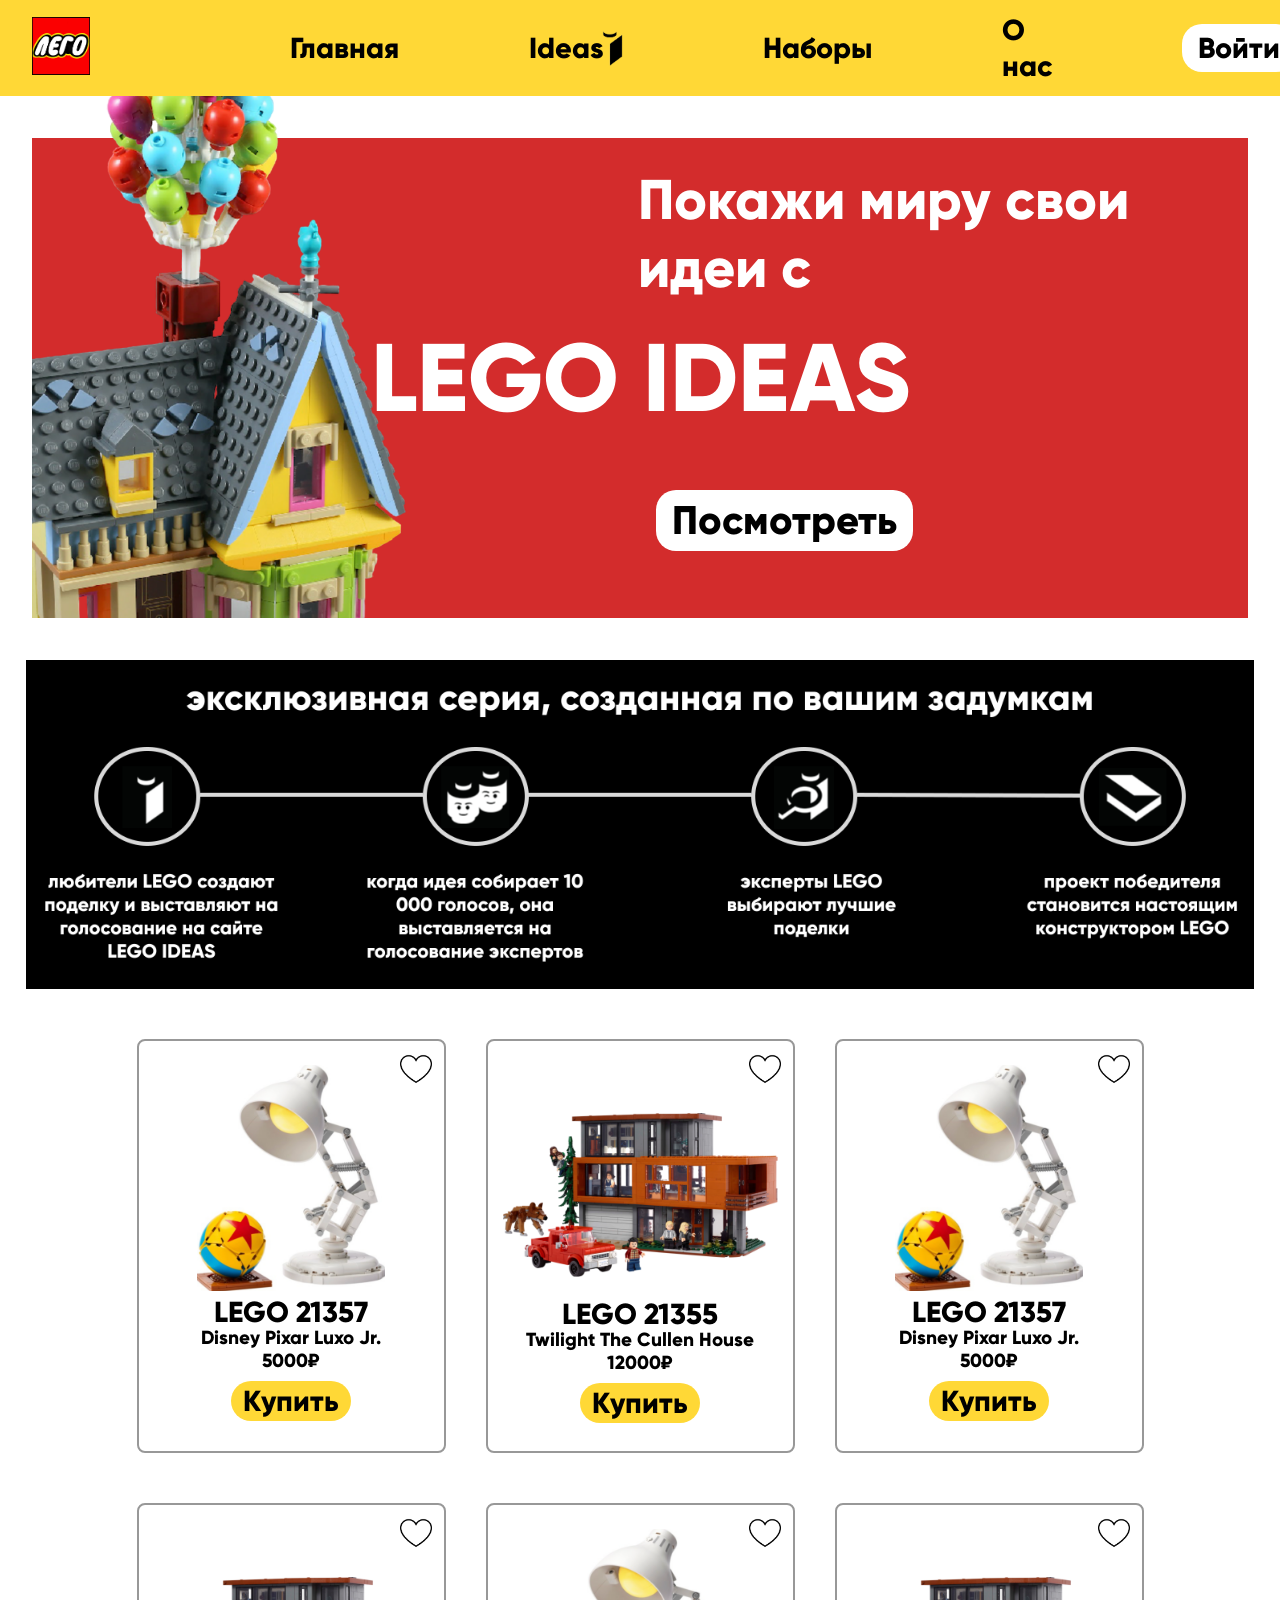
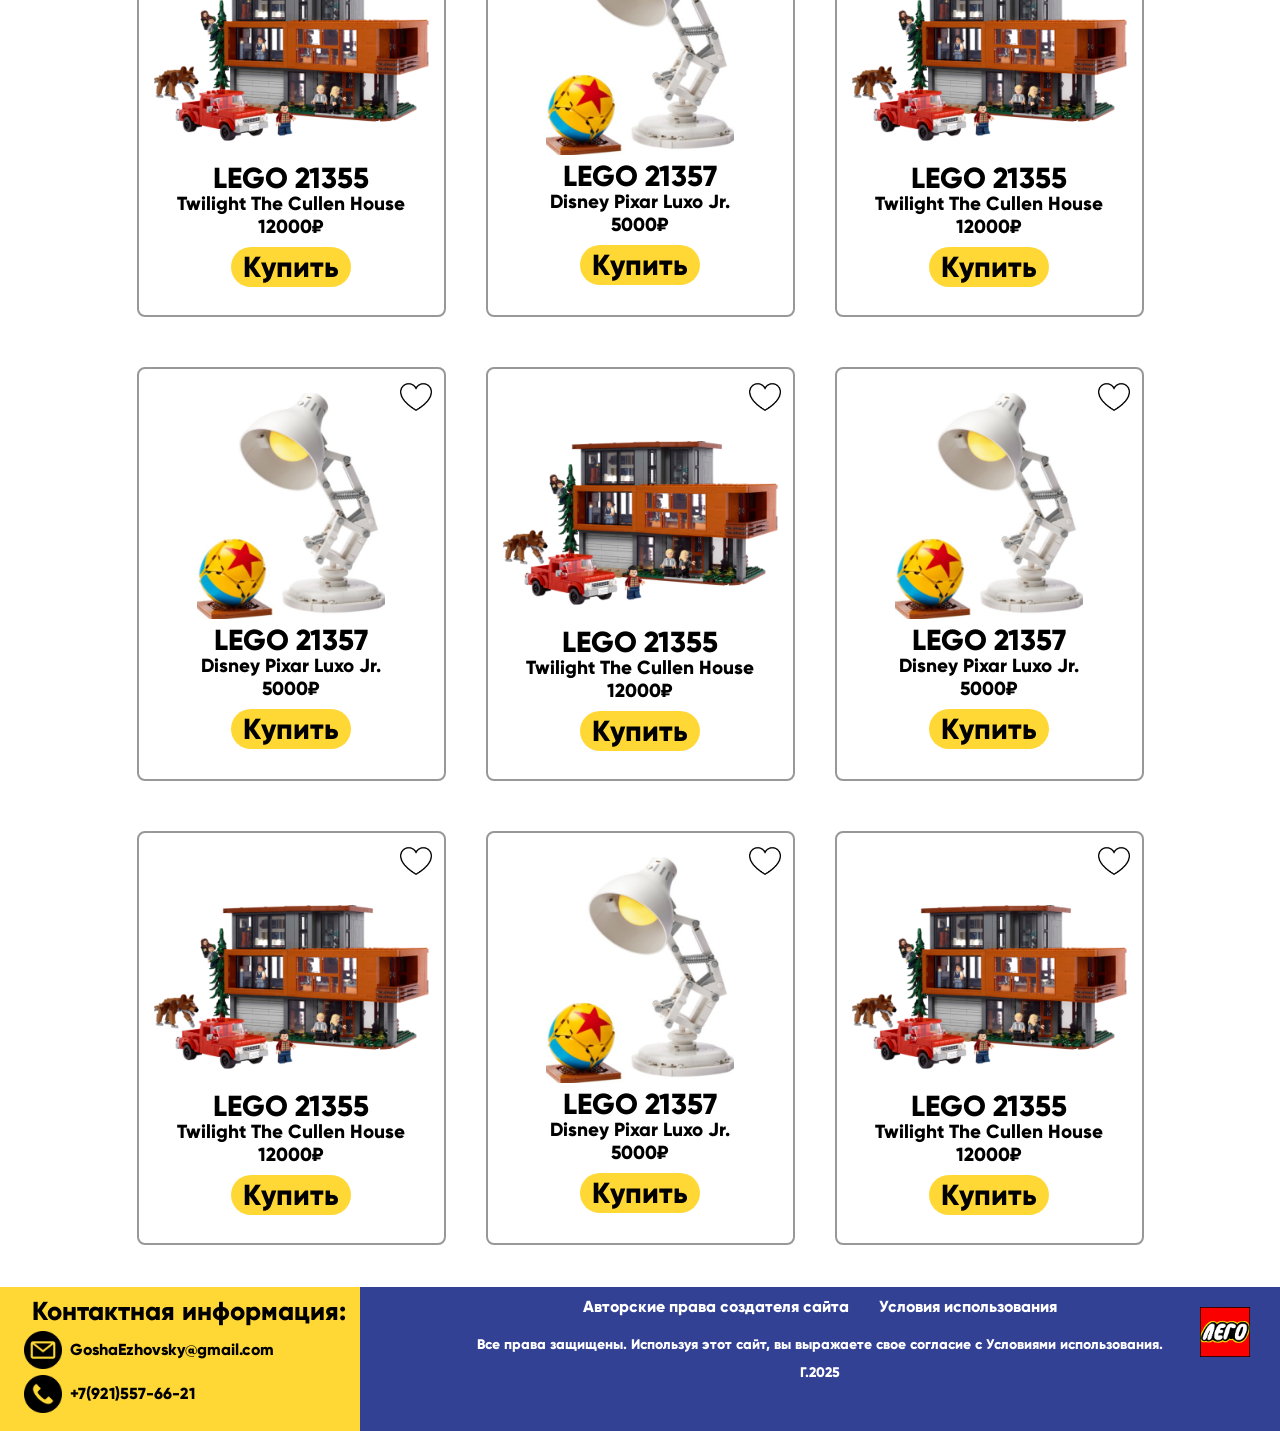
<file: index.html>
<!DOCTYPE html>
<html lang="ru"> 

<head>
    <link rel="stylesheet" href="/style.css">
    <meta charset="UTF-8">
    <meta name="viewport" content="width=device-width, initial-scale=1.0">
    <title>index</title>
</head>

<body>
    <header>
        <a href="/profile.html">
            <img id="header-logo" src="/lego-logo.jpg" alt="логотип">
        </a>
        <div class="burger" id="burger">
            <img id="menuu" src="/menu.png" alt="Меню">
        </div>
        <nav class="nav-links" id="navLinks">

            <li><a href="/index.html">Главная</a></li>
            <li><a href="ideas.html">Ideas <img id="ideas-logo" src="/ideas logo (1).png" alt="Ideas"></a></li>
            <li><a href="/bakCombo.html">Наборы</a></li>
            <li><a href="/about.html">О нас</a></li>

            <span class="header-mobile-right">
                <a id="authButton" href="/auth.html"><button id="auth">Войти</button></a>
                <a class="hnd" href="/basket.html"><img class="button-img" src="/cart.png"
                        alt="корзина"></a>
                <a class="hnd" href="/liked-card.html"><img class="button-img" src="/love.png"
                        alt="любимые"></a>
            </span>

        </nav>
    </header>
    <script>
        const burger = document.getElementById("burger");
        const nav = document.getElementById("navLinks");

        burger.addEventListener("click", () => {
            nav.classList.toggle("active");
        });

        document.querySelectorAll('.nav-links a').forEach(link => {
            link.addEventListener('click', () => {
                nav.classList.remove('active');
            });
        });


    </script>
    <main>
        <div id="small_white_banner"></div>
        <div id="big_red_banner">
            <img id="upp" src="/upp.png" alt="дом на воздушных шариках">
            <h1 id="lego_ideas">LEGO IDEAS</h1>
            <p id="show">Покажи миру свои<br> идеи с </p>
            <a href="/bakCombo.html"><button id="ddd">Посмотреть</button></a>
        </div>
        <div id="small_white_banner"></div>
        </div>
        <div id="bbbb"><img id="bbb" src="/big_black_banner.png"></div>
        <!-- <div id="small_white_banner"></div> -->
        </div>
        <div class="cards-container">
            <div class="card">
                <div>
                    <img class="card-love" src="/love.png" alt="сердечко добавления в любимок">
                </div>

                <img class="card_photo" src="/scooby-doo.png" alt="фотография набора 21357">
                <div>
                    <h1 class="card_number">LEGO 21357</h1>
                    <h2 class="card_name">Disney Pixar Luxo Jr.</h2>
                    <h2 class="card_cost">5000₽</h2>
                    <button class="card_button" id="card_button1"> Kупить</button>
                </div>
            </div>
            <div class="card" id="card_twilight">
                <div>
                    <img class="card-love" src="/love.png" alt="сердечко добавления в любимок">
                </div>
                <img class="card_photo" id="twilight" src="/twilight.png" alt="фотография набора 21355">
                <div id="card_text">
                    <h1 class="card_number">LEGO 21355</h1>
                    <h2 class="card_name">Twilight The Cullen House</h2>
                    <h2 class="card_cost">12000₽</h2>
                    <button id="twilight_buttom" class="card_button"> Kупить</button>
                </div>
            </div>
            <div class="card">
                <div>
                    <img class="card-love" src="/love.png" alt="сердечко добавления в любимок">
                </div>

                <img class="card_photo" src="/scooby-doo.png" alt="фотография набора 21357">
                <div>
                    <h1 class="card_number">LEGO 21357</h1>
                    <h2 class="card_name">Disney Pixar Luxo Jr.</h2>
                    <h2 class="card_cost">5000₽</h2>
                    <button class="card_button" id="card_button1"> Kупить</button>
                </div>
            </div>
            <div class="card" id="card_twilight">
                <div>
                    <img class="card-love" src="/love.png" alt="сердечко добавления в любимок">
                </div>
                <img class="card_photo" id="twilight" src="/twilight.png" alt="фотография набора 21355">
                <div id="card_text">
                    <h1 class="card_number">LEGO 21355</h1>
                    <h2 class="card_name">Twilight The Cullen House</h2>
                    <h2 class="card_cost">12000₽</h2>
                    <button id="twilight_buttom" class="card_button"> Kупить</button>
                </div>
            </div>
            <div class="card">
                <div>
                    <img class="card-love" src="/love.png" alt="сердечко добавления в любимок">
                </div>

                <img class="card_photo" src="/scooby-doo.png" alt="фотография набора 21357">
                <div>
                    <h1 class="card_number">LEGO 21357</h1>
                    <h2 class="card_name">Disney Pixar Luxo Jr.</h2>
                    <h2 class="card_cost">5000₽</h2>
                    <button class="card_button" id="card_button1"> Kупить</button>
                </div>
            </div>
            <div class="card" id="card_twilight">
                <div>
                    <img class="card-love" src="/love.png" alt="сердечко добавления в любимок">
                </div>
                <img class="card_photo" id="twilight" src="/twilight.png" alt="фотография набора 21355">
                <div id="card_text">
                    <h1 class="card_number">LEGO 21355</h1>
                    <h2 class="card_name">Twilight The Cullen House</h2>
                    <h2 class="card_cost">12000₽</h2>
                    <button id="twilight_buttom" class="card_button"> Kупить</button>
                </div>
            </div>
            <div class="card">
                <div>
                    <img class="card-love" src="/love.png" alt="сердечко добавления в любимок">
                </div>

                <img class="card_photo" src="/scooby-doo.png" alt="фотография набора 21357">
                <div>
                    <h1 class="card_number">LEGO 21357</h1>
                    <h2 class="card_name">Disney Pixar Luxo Jr.</h2>
                    <h2 class="card_cost">5000₽</h2>
                    <button class="card_button" id="card_button1"> Kупить</button>
                </div>
            </div>
            <div class="card" id="card_twilight">
                <div>
                    <img class="card-love" src="/love.png" alt="сердечко добавления в любимок">
                </div>
                <img class="card_photo" id="twilight" src="/twilight.png" alt="фотография набора 21355">
                <div id="card_text">
                    <h1 class="card_number">LEGO 21355</h1>
                    <h2 class="card_name">Twilight The Cullen House</h2>
                    <h2 class="card_cost">12000₽</h2>
                    <button id="twilight_buttom" class="card_button"> Kупить</button>
                </div>
            </div>
            <div class="card">
                <div>
                    <img class="card-love" src="/love.png" alt="сердечко добавления в любимок">
                </div>

                <img class="card_photo" src="/scooby-doo.png" alt="фотография набора 21357">
                <div>
                    <h1 class="card_number">LEGO 21357</h1>
                    <h2 class="card_name">Disney Pixar Luxo Jr.</h2>
                    <h2 class="card_cost">5000₽</h2>
                    <button class="card_button" id="card_button1"> Kупить</button>
                </div>
            </div>
            <div class="card" id="card_twilight">
                <div>
                    <img class="card-love" src="/love.png" alt="сердечко добавления в любимок">
                </div>
                <img class="card_photo" id="twilight" src="/twilight.png" alt="фотография набора 21355">
                <div id="card_text">
                    <h1 class="card_number">LEGO 21355</h1>
                    <h2 class="card_name">Twilight The Cullen House</h2>
                    <h2 class="card_cost">12000₽</h2>
                    <button id="twilight_buttom" class="card_button"> Kупить</button>
                </div>
            </div>
            <div class="card">
                <div>
                    <img class="card-love" src="/love.png" alt="сердечко добавления в любимок">
                </div>

                <img class="card_photo" src="/scooby-doo.png" alt="фотография набора 21357">
                <div>
                    <h1 class="card_number">LEGO 21357</h1>
                    <h2 class="card_name">Disney Pixar Luxo Jr.</h2>
                    <h2 class="card_cost">5000₽</h2>
                    <button class="card_button" id="card_button1"> Kупить</button>
                </div>
            </div>
            <div class="card" id="card_twilight">
                <div>
                    <img class="card-love" src="/love.png" alt="сердечко добавления в любимок">
                </div>
                <img class="card_photo" id="twilight" src="/twilight.png" alt="фотография набора 21355">
                <div id="card_text">
                    <h1 class="card_number">LEGO 21355</h1>
                    <h2 class="card_name">Twilight The Cullen House</h2>
                    <h2 class="card_cost">12000₽</h2>
                    <button id="twilight_buttom" class="card_button"> Kупить</button>
                </div>
            </div>
        </div>
        <div id="small_white_banner"></div>
        <script>
            // Простой обработчик для сердечек
            const hearts = document.querySelectorAll('.card-love');
            
            for (let i = 0; i < hearts.length; i++) {
                hearts[i].onclick = function() {
                    if (this.src.includes('love.png')) {
                        this.src = '/make-love.png';
                    } else {
                        this.src = '/love.png';
                    }
                };
            }
        </script>
    </main>
    <footer>
        <div class="footer-container">
            <div id="all_contact_inf">
                <p id="contact_inf"> Контактная информация: </p>
                <p id="male" class="phone_mail">
                    <img class="photo_male_logo" src="/male.png" alt="Иконка почты">
                    GoshaEzhovsky@gmail.com
                </p>
                <p class="phone_mail">
                    <img class="photo_male_logo" src="/phone.png" alt="Иконка телефона">
                    +7(921)557-66-21
                </p>
            </div>
            <div id="blue_footer">
                <div class="first-row">
                    <a class="white-text" id="wt1" target="_blank" href="/copyright.html">Авторские права
                        создателя сайта</a>
                    <a class="white-text" id="wt2" target="_blank" href="/Terms_of_use.html">Условия
                        использования</a>
                </div>
                <p class="white-text" id="wt3">Все права защищены. Используя этот сайт, вы выражаете свое согласие с
                    Условиями использования.</p>
                <img id="footer-logo" src="/lego-logo.jpg" alt="логотип">
                <p id="year">
                    Г.2025
                </p>
            </div>

        </div>
    </footer>
</body>

</html>
</file>
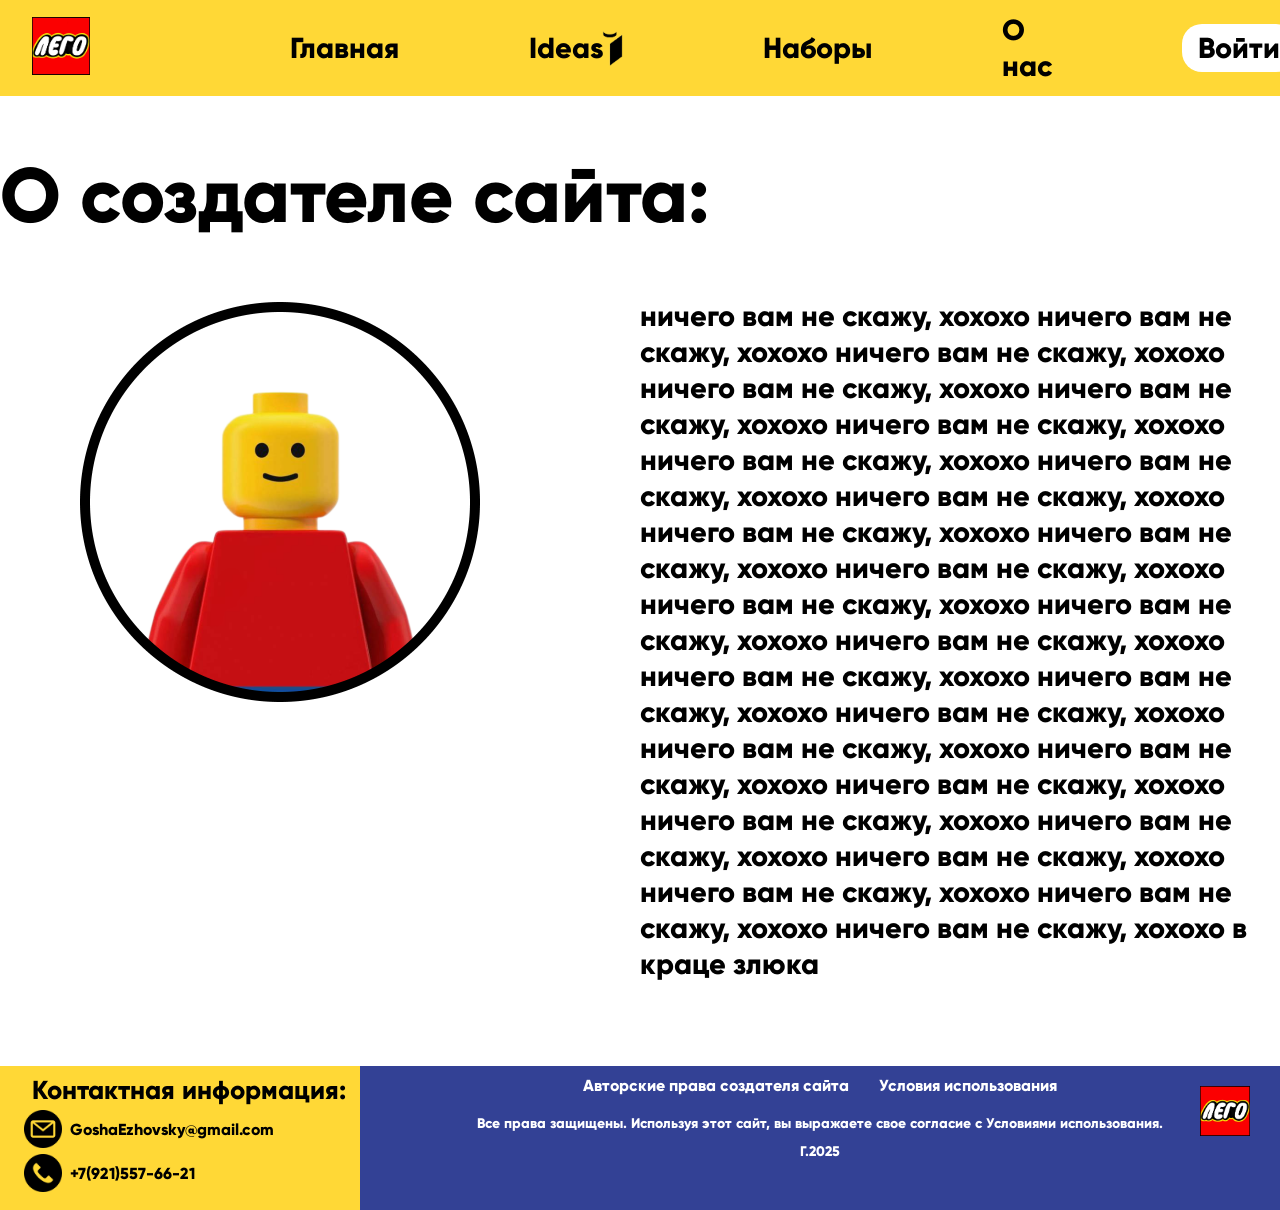
<file: about.html>
<!DOCTYPE html>
<html lang="en">

<head>
    <link rel="stylesheet" href="/about.css">
    <meta charset="UTF-8">
    <meta name="viewport" content="width=device-width, initial-scale=1.0">
    <title>adout</title>
</head>

<body>
    <header>
        <a href="/profile.html">
            <img id="header-logo" src="/lego-logo.jpg" alt="логотип">
        </a>
        <!-- <div class="right-controls"></div>
                <a href="/auth.html">
                    <button id="auth">Войти</button>
                </a>
                <a class="hnd" href="/basket.html">
                    <img class="button-img-mobile" src="/cart.png" alt="Корзина">
                </a>
                <a class="hnd" href="/liked-card.html">
                    <img class="button-img-mobile" src="/love.png" alt="Избранное">
                </a>
            </div> -->
        <div class="burger" id="burger">
            <img id="menuu" src="/menu.png" alt="Меню">
        </div>
        <nav class="nav-links" id="navLinks">

            <li><a href="/index.html">Главная</a></li>
            <li><a href="/ideas.html">Ideas <img id="ideas-logo" src="/ideas logo (1).png" alt="Ideas"></a></li>
            <li><a href="/bakCombo.html">Наборы</a></li>
            <li><a href="/about.html">О нас</a></li>

            <span class="header-mobile-right">
                <a id="authButton" href="/auth.html"><button id="auth">Войти</button></a>
                <a class="hnd" href="/basket.html"><img class="button-img" src="/cart.png"
                        alt="корзина"></a>
                <a class="hnd" href="/liked-card.html"><img class="button-img" src="/love.png"
                        alt="любимые"></a>
            </span>

        </nav>
    </header>
    <script>
        const burger = document.getElementById("burger");
        const nav = document.getElementById("navLinks");

        burger.addEventListener("click", () => {
            nav.classList.toggle("active");
        });
        document.querySelectorAll('.nav-links a').forEach(link => {
            link.addEventListener('click', () => {
                nav.classList.remove('active');
            });
        });
    </script>

    <main>
        <h1> О создателе сайта:</h1>

        <img id="tram" src="/i-am.png">


        <p id="main-text">
            ничего вам не скажу, хохохо ничего вам не скажу, хохохо
            ничего вам не скажу, хохохо ничего вам не скажу, хохохо
            ничего вам не скажу, хохохо ничего вам не скажу, хохохо
            ничего вам не скажу, хохохо ничего вам не скажу, хохохо
            ничего вам не скажу, хохохо ничего вам не скажу, хохохо
            ничего вам не скажу, хохохо ничего вам не скажу, хохохо
            ничего вам не скажу, хохохо ничего вам не скажу, хохохо
            ничего вам не скажу, хохохо ничего вам не скажу, хохохо
            ничего вам не скажу, хохохо ничего вам не скажу, хохохо
            ничего вам не скажу, хохохо ничего вам не скажу, хохохо
            ничего вам не скажу, хохохо ничего вам не скажу, хохохо
            ничего вам не скажу, хохохо ничего вам не скажу, хохохо
            ничего вам не скажу, хохохо ничего вам не скажу, хохохо
            ничего вам не скажу, хохохо в краце злюка
        </p>

    </main>

    <footer>
        <div class="footer-container">
            <div id="all_contact_inf">
                <p id="contact_inf"> Контактная информация: </p>
                <p id="male" class="phone_mail">
                    <img class="photo_male_logo" src="/male.png" alt="Иконка почты">
                    GoshaEzhovsky@gmail.com
                </p>
                <p class="phone_mail">
                    <img class="photo_male_logo" src="/phone.png" alt="Иконка телефона">
                    +7(921)557-66-21
                </p>
            </div>
            <div id="blue_footer">
                <div class="first-row">
                    <a class="white-text" id="wt1" target="_blank" href="/copyright.html">Авторские права
                        создателя сайта</a>
                    <a class="white-text" id="wt2" target="_blank" href="/Terms_of_use.html">Условия
                        использования</a>
                </div>
                <p class="white-text" id="wt3">Все права защищены. Используя этот сайт, вы выражаете свое согласие с
                    Условиями использования.</p>
                <img id="footer-logo" src="/lego-logo.jpg" alt="логотип">
                <p id="year">
                    Г.2025
                </p>
            </div>
        </div>
    </footer>
</body>

</html>
</file>
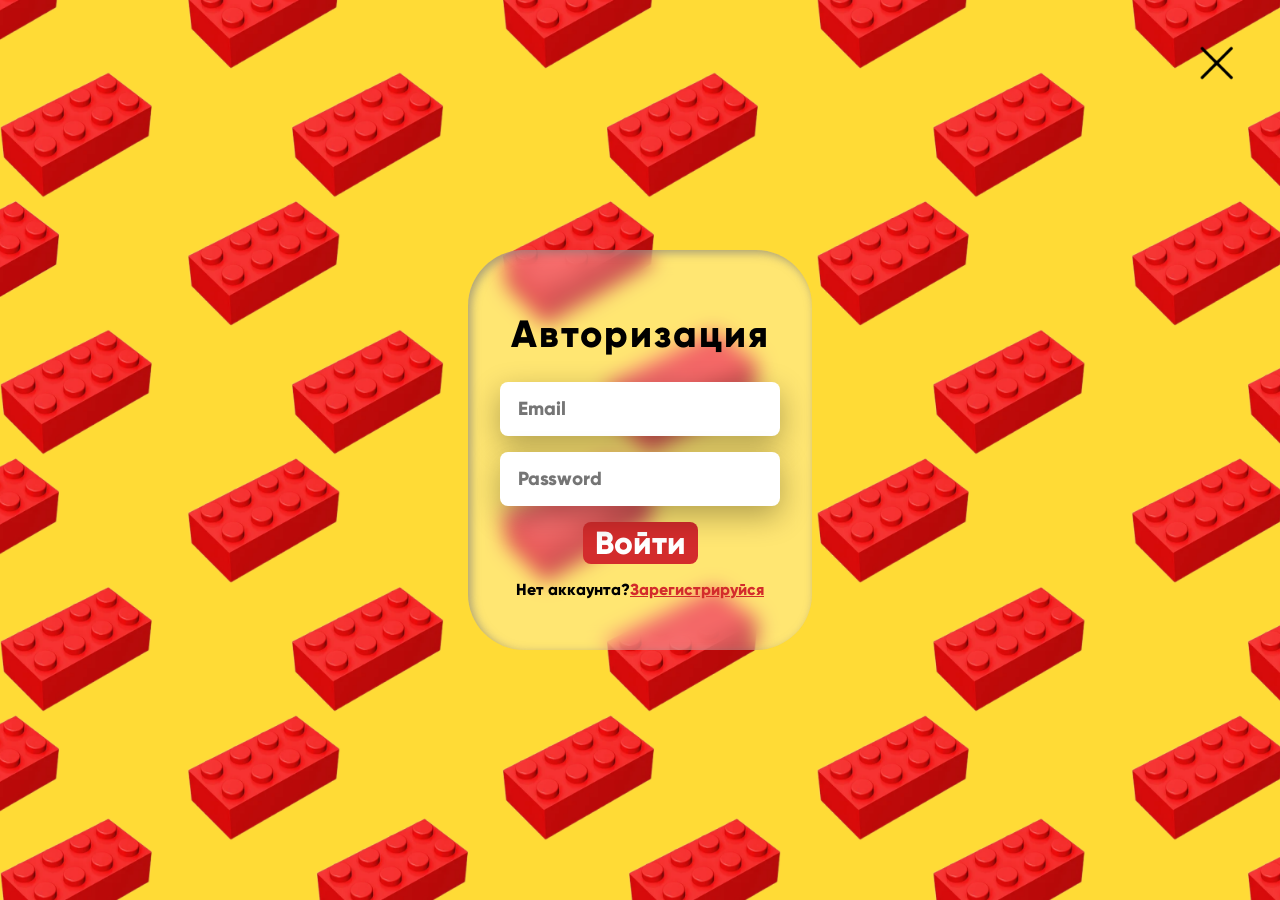
<file: auth.html>
<!DOCTYPE html>
<html lang="en">

<head>
    <link rel="stylesheet" href="/auth.css">
    <meta charset="UTF-8">
    <meta name="viewport" content="width=device-width, initial-scale=1.0">
    <title>Auth</title>
</head>

<body>
    <div id="cross-container">
        <a id="cross" href="/index.html"><img id="cross-ph" src="/cross.png"></a>
    </div>
    
    <div id="mega-auth-container">
        <img src="/auth-background.png" alt="Фон авторизации">
        <div class="auth-container">
            <form action="#" method="post" id="authForm">
                <h1>Авторизация</h1>
                
                <div class="input-container">
                    <input type="text" placeholder="Email" id="Email" name="Email">
                    <div class="error-message" id="emailError"></div>
                </div>
                
                <div class="input-container">
                    <input type="password" placeholder="Password" id="Password" name="Password">
                    <div class="error-message" id="passwordError"></div>
                </div>
                
                <button id="auth" type="submit">Войти</button>
                <p>Нет аккаунта?<a href="/register.html" id="span">Зарегистрируйся</a></p>
            </form>
        </div>
    </div>

    <script>
        document.addEventListener('DOMContentLoaded', function() {



            const form = document.getElementById('authForm');

            const emailInput = document.getElementById('Email');
            const passwordInput = document.getElementById('Password');

            const emailError = document.getElementById('emailError');
            const passwordError = document.getElementById('passwordError');



            const emailRegex = /^[^\s@]+@[^\s@]+\.[^\s@]+$/;

            function validateEmail() {
                const email = emailInput.value.trim();
                
                if (email === '') {
                    emailInput.classList.remove('valid');
                    emailInput.classList.add('invalid');
                    emailError.textContent = 'Email не может быть пустым';
                    return false;
                }
                
                if (!emailRegex.test(email)) {
                    emailInput.classList.remove('valid');
                    emailInput.classList.add('invalid');
                    emailError.textContent = 'Введите корректный email';
                    return false;
                }
                
                emailInput.classList.remove('invalid');
                emailInput.classList.add('valid');
                emailError.textContent = '';
                return true;
            }

            function validatePassword() {
                const password = passwordInput.value;
                
                if (password.length < 8) {
                    passwordInput.classList.remove('valid');
                    passwordInput.classList.add('invalid');
                    passwordError.textContent = 'Пароль должен содержать не менее 8 символов';
                    return false;
                }
                
                passwordInput.classList.remove('invalid');
                passwordInput.classList.add('valid');
                passwordError.textContent = '';
                return true;
            }
            form.addEventListener('submit', function(event) {
                event.preventDefault(); 
                
                const isEmailValid = validateEmail();
                const isPasswordValid = validatePassword();
                
                if (isEmailValid && isPasswordValid) {
                    alert('Форма успешно отправлена!');
                } else {
                    if (!isEmailValid) {
                        emailInput.focus();
                    } else if (!isPasswordValid) {
                        passwordInput.focus();
                    }
                }
            });
            emailInput.classList.remove('valid', 'invalid');
            passwordInput.classList.remove('valid', 'invalid');
        });
    </script>
</body>

</html>
</file>
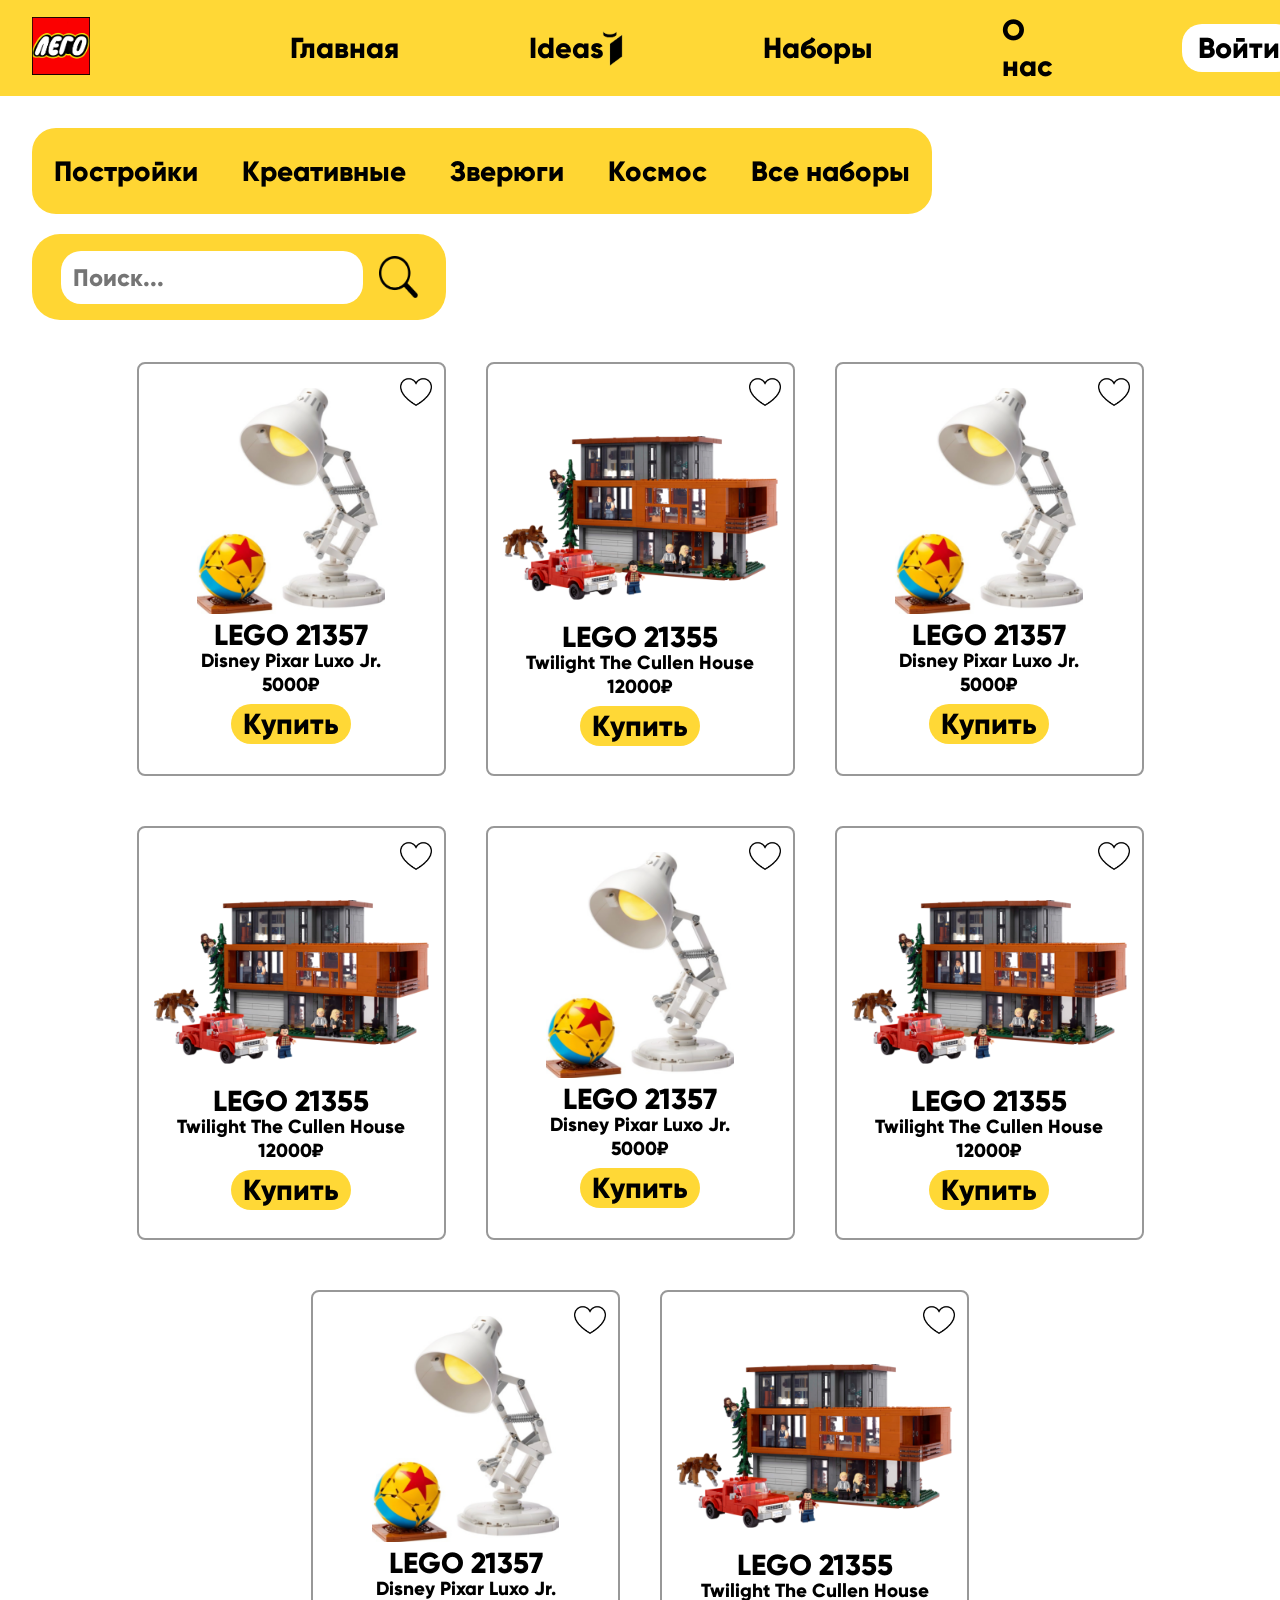
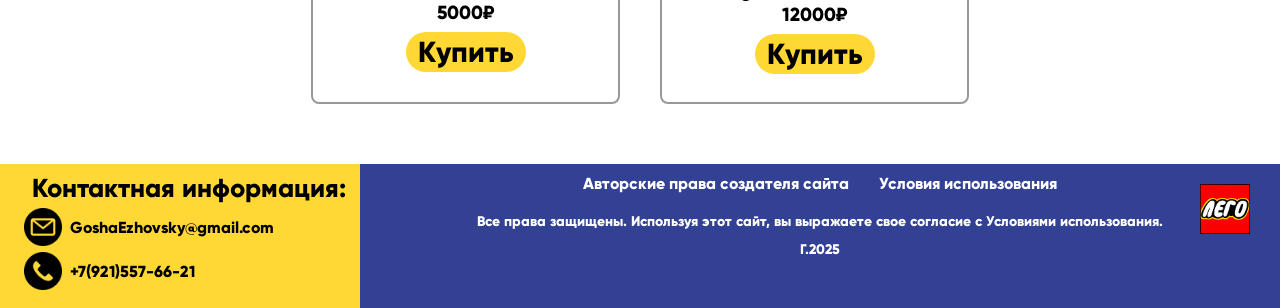
<file: bakCombo.html>
<!DOCTYPE html>
<html lang="en">

<head>
    <link rel="stylesheet" href="/bakCombo.css">
    <meta charset="UTF-8">
    <meta name="viewport" content="width=device-width, initial-scale=1.0">
    <title>Наборы</title>
</head>

<body>
    <header>
        <a href="/profile.html">
            <img id="header-logo" src="/lego-logo.jpg" alt="логотип">
        </a>

        <div class="burger" id="burger">
            <img id="menuu" src="/menu.png" alt="Меню">
        </div>
        <nav class="nav-links" id="navLinks">
            
            <li><a href="/index.html">Главная</a></li>
            <li><a href="/ideas.html">Ideas <img id="ideas-logo" src="/ideas logo (1).png" alt="Ideas"></a></li>
            <li><a href="/bakCombo.html">Наборы</a></li>
            <li><a href="/about.html">О нас</a></li>
            
            <span class="header-mobile-right">
                <a id="authButton" href="/auth.html"><button id="auth">Войти</button></a>
                <a class="hnd" href="/basket.html"><img class="button-img" src="/cart.png" alt="корзина"></a>
                <a class="hnd" href="/liked-card.html"><img class="button-img" src="/love.png" alt="любимые"></a>
            </span>
            
        </nav>
    </header>
    <script>
        const burger = document.getElementById("burger");
        const nav = document.getElementById("navLinks");

        burger.addEventListener("click", () => {
            nav.classList.toggle("active");
        });
        document.querySelectorAll('.nav-links a').forEach(link => {
            link.addEventListener('click', () => {
                nav.classList.remove('active');
            });
        });
    </script>
    
       
    <main>
        <div id="container">
            <div class="menu-burger" id="menuBurger">
                <img src="/menu.png" alt="Меню категорий">
                <span>Категории</span>
            </div>
            <nav class="categories-menu" id="categoriesMenu">
                <div class="menu">
                    <a href="#" data-category="постройки">Постройки</a>
                    <a href="#" data-category="креативные">Креативные</a>
                    <a href="#" data-category="зверюги">Зверюги</a>
                    <a href="#" data-category="космос">Космос</a>
                    <a href="#" data-category="все">Все наборы</a>
                </div>
            </nav>
    
            <div id="seaa">
                <div id="search">
                    <input type="text" id="searchInput" placeholder="Поиск...">
                    <img id="search-img" src="/search.png" alt="иконка лупы">
                </div>
            </div>
        </div>
        <div class="cards-container">
            <div class="card" data-category="креативные">
                <div>
                    <img id=card-love src="/love.png" alt="сердечко добавления в любимок">
                </div>

                <img class="card_photo" src="/scooby-doo.png" alt="фотография набора 21357">
                <div>
                    <h1 class="card_number">LEGO 21357</h1>
                    <h2 class="card_name">Disney Pixar Luxo Jr.</h2>
                    <h2 class="card_cost">5000₽</h2>
                    <button class="card_button" id="card_button1"> Kупить</button>
                </div>
            </div>
            <div class="card" id="card_twilight" data-category="постройки">
                <div>
                    <img id=card-love src="/love.png" alt="сердечко добавления в любимок">
                </div>
                <img class="card_photo" id="twilight" src="/twilight.png" alt="фотография набора 21355">
                <div id="card_text">
                    <h1 class="card_number">LEGO 21355</h1>
                    <h2 class="card_name">Twilight The Cullen House</h2>
                    <h2 class="card_cost">12000₽</h2>
                    <button id="twilight_buttom" class="card_button"> Kупить</button>
                </div>
            </div>
            <div class="card">
                <div>
                    <img id=card-love src="/love.png" alt="сердечко добавления в любимок">
                </div>

                <img class="card_photo" src="/scooby-doo.png" alt="фотография набора 21357">
                <div>
                    <h1 class="card_number">LEGO 21357</h1>
                    <h2 class="card_name">Disney Pixar Luxo Jr.</h2>
                    <h2 class="card_cost">5000₽</h2>
                    <button class="card_button" id="card_button1"> Kупить</button>
                </div>
            </div>
            <div class="card" id="card_twilight">
                <div>
                    <img id=card-love src="/love.png" alt="сердечко добавления в любимок">
                </div>
                <img class="card_photo" id="twilight" src="/twilight.png" alt="фотография набора 21355">
                <div id="card_text">
                    <h1 class="card_number">LEGO 21355</h1>
                    <h2 class="card_name">Twilight The Cullen House</h2>
                    <h2 class="card_cost">12000₽</h2>
                    <button id="twilight_buttom" class="card_button"> Kупить</button>
                </div>
            </div>
            <div class="card">
                <div>
                    <img id=card-love src="/love.png" alt="сердечко добавления в любимок">
                </div>

                <img class="card_photo" src="/scooby-doo.png" alt="фотография набора 21357">
                <div>
                    <h1 class="card_number">LEGO 21357</h1>
                    <h2 class="card_name">Disney Pixar Luxo Jr.</h2>
                    <h2 class="card_cost">5000₽</h2>
                    <button class="card_button" id="card_button1"> Kупить</button>
                </div>
            </div>
            <div class="card" id="card_twilight">
                <div>
                    <img id=card-love src="/love.png" alt="сердечко добавления в любимок">
                </div>
                <img class="card_photo" id="twilight" src="/twilight.png" alt="фотография набора 21355">
                <div id="card_text">
                    <h1 class="card_number">LEGO 21355</h1>
                    <h2 class="card_name">Twilight The Cullen House</h2>
                    <h2 class="card_cost">12000₽</h2>
                    <button id="twilight_buttom" class="card_button"> Kупить</button>
                </div>
            </div>
            <div class="card">
                <div>
                    <img id=card-love src="/love.png" alt="сердечко добавления в любимок">
                </div>

                <img class="card_photo" src="/scooby-doo.png" alt="фотография набора 21357">
                <div>
                    <h1 class="card_number">LEGO 21357</h1>
                    <h2 class="card_name">Disney Pixar Luxo Jr.</h2>
                    <h2 class="card_cost">5000₽</h2>
                    <button class="card_button" id="card_button1"> Kупить</button>
                </div>
            </div>
            <div class="card" id="card_twilight">
                <div>
                    <img id=card-love src="/love.png" alt="сердечко добавления в любимок">
                </div>
                <img class="card_photo" id="twilight" src="/twilight.png" alt="фотография набора 21355">
                <div id="card_text">
                    <h1 class="card_number">LEGO 21355</h1>
                    <h2 class="card_name">Twilight The Cullen House</h2>
                    <h2 class="card_cost">12000₽</h2>
                    <button id="twilight_buttom" class="card_button"> Kупить</button>
                </div>
            </div>
        </div>
    </main>
    <script>
        // Бургер-меню для категорий
        const menuBurger = document.getElementById("menuBurger");
        const categoriesMenu = document.getElementById("categoriesMenu");
        
        if (menuBurger && categoriesMenu) {
            menuBurger.addEventListener("click", function() {
                categoriesMenu.classList.toggle("active");
            });
            
            // Закрываем меню при клике на ссылку
            document.querySelectorAll('.menu a').forEach(link => {
                link.addEventListener('click', function(e) {
                    e.preventDefault();
                    categoriesMenu.classList.remove("active");
                });
            });
        }
        
        // Фильтрация по категориям
        const categoryLinks = document.querySelectorAll('.menu a[data-category]');
        
        categoryLinks.forEach(link => {
            link.addEventListener('click', function(e) {
                e.preventDefault();
                const category = this.getAttribute('data-category');
                const allCards = document.querySelectorAll('.card');
                
                allCards.forEach(card => {
                    if (category === 'все') {
                        card.style.display = 'block';
                    } else {
                        const cardCategory = card.getAttribute('data-category');
                        if (cardCategory === category) {
                            card.style.display = 'block';
                        } else {
                            card.style.display = 'none';
                        }
                    }
                });
            });
        });
        
        // Поиск по карточкам
        const searchInput = document.getElementById('searchInput');
        
        if (searchInput) {
            searchInput.addEventListener('input', function() {
                const searchText = this.value.toLowerCase().trim();
                const allCards = document.querySelectorAll('.card');
                
                if (searchText === '') {
                    // Если поле поиска пустое, показываем все карточки
                    allCards.forEach(card => {
                        card.style.display = 'block';
                    });
                    return;
                }
                
                allCards.forEach(card => {
                    // Получаем номер и название из карточки
                    const number = card.querySelector('.card_number');
                    const name = card.querySelector('.card_name');
                    
                    if (number && name) {
                        const cardText = (number.textContent + ' ' + name.textContent).toLowerCase();
                        
                        if (cardText.includes(searchText)) {
                            card.style.display = 'block';
                        } else {
                            card.style.display = 'none';
                        }
                    }
                });
            });
        }
    </script>
    <footer>
        <div class="footer-container">
            <div id="all_contact_inf">
                <p id="contact_inf"> Контактная информация: </p>
                <p id="male" class="phone_mail">
                    <img class="photo_male_logo" src="/male.png" alt="Иконка почты">
                    GoshaEzhovsky@gmail.com
                </p>
                <p class="phone_mail">
                    <img class="photo_male_logo" src="/phone.png" alt="Иконка телефона">
                    +7(921)557-66-21
                </p>
            </div>
            <div id="blue_footer">
                <div class="first-row">
                    <a class="white-text" id="wt1" target="_blank" href="/copyright.html">Авторские права
                        создателя сайта</a>
                    <a class="white-text" id="wt2" target="_blank" href="/Terms_of_use.html">Условия
                        использования</a>
                </div>
                <p class="white-text" id="wt3">Все права защищены. Используя этот сайт, вы выражаете свое согласие с
                    Условиями использования.</p>
                <img id="footer-logo" src="/lego-logo.jpg" alt="логотип">
                <p id="year">
                    Г.2025
                </p>
            </div>
        </div>
    </footer>
</body>

</html>
</file>
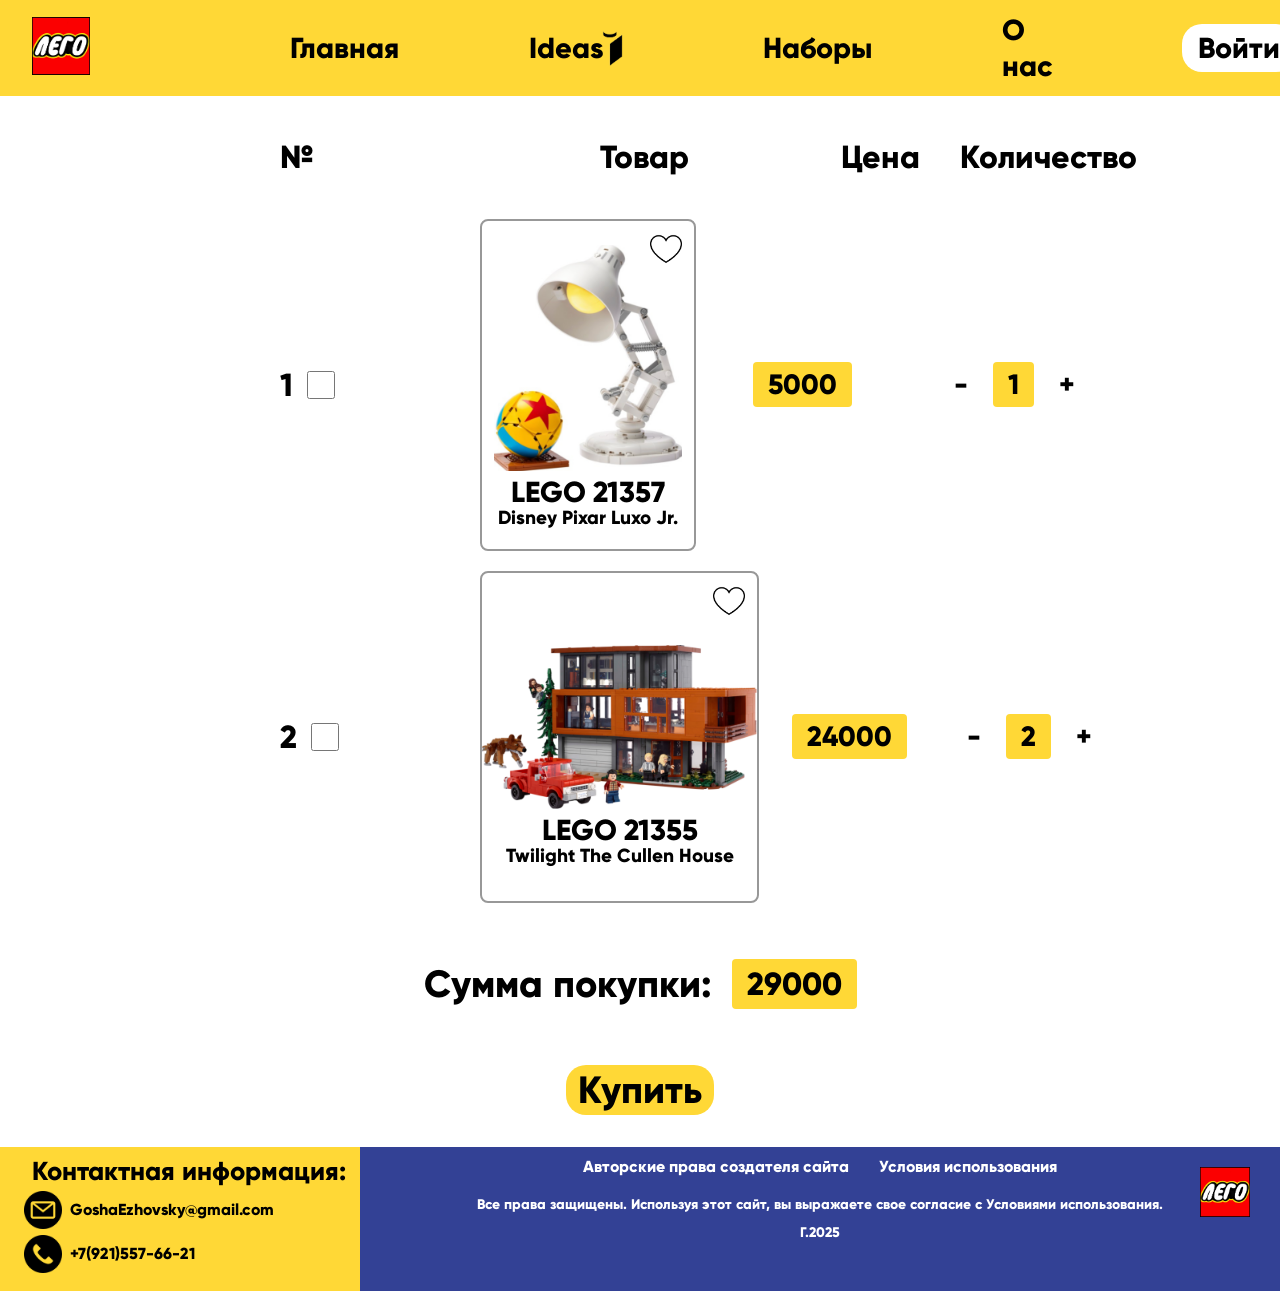
<file: basket.html>
<!DOCTYPE html>
<html lang="en">

<head>
    <meta charset="UTF-8">
    <meta name="viewport" content="width=device-width, initial-scale=1.0">
    <title>Корзина - LEGO</title>
    <link rel="stylesheet" href="/basket.css">
</head>

<body>
    <header>
        <a href="/profile.html">
            <img id="header-logo" src="/lego-logo.jpg" alt="логотип">
        </a>

        <div class="burger" id="burger">
            <img id="menuu" src="/menu.png" alt="Меню">
        </div>

        <nav class="nav-links" id="navLinks">
            <li><a href="/index.html">Главная</a></li>
            <li><a href="/ideas.html">Ideas <img id="ideas-logo" src="/ideas logo (1).png" alt="Ideas"></a></li>
            <li><a href="/bakCombo.html">Наборы</a></li>
            <li><a href="/about.html">О нас</a></li>
            
            <span class="header-mobile-right">
                <a id="authButton" href="/auth.html"><button id="auth">Войти</button></a>
                <a class="hnd" href="/basket.html"><img class="button-img" src="/cart.png" alt="корзина"></a>
                <a class="hnd" href="/liked-card.html"><img class="button-img" src="/love.png" alt="любимые"></a>
            </span>
        </nav>
    </header>

    <script>
        const burger = document.getElementById("burger");
        const nav = document.getElementById("navLinks");

        burger.addEventListener("click", () => {
            nav.classList.toggle("active");
        });

        document.querySelectorAll('.nav-links a').forEach(link => {
            link.addEventListener('click', () => {
                nav.classList.remove('active');
            });
        });
    </script>

    <main id="container">
        <div id="container-one">
            <h1 id="one">№</h1>
            <h1 id="one">Товар</h1>
            <h1 id="two">Цена</h1>
            <h1 id="three">Количество</h1>
            <!-- <h1 id="four">Итог</h1> -->
        </div>

        <div id="first-product">
            <div id="yes">
                <p id="position-number">1
                    <input class="checkbox" type="checkbox">
                </p>
            </div>

            <div class="card">
                <div>
                    <img id="card-love" src="/love.png" alt="сердечко добавления в любимок">
                </div>
                <img class="card_photo" src="/scooby-doo.png" alt="фотография набора 21357">
                <div>
                    <h1 class="card_number">LEGO 21357</h1>
                    <h2 class="card_name">Disney Pixar Luxo Jr.</h2>
                </div>
            </div>

            <div id="coast">
                <div id="yellow-cube">
                    <p class="coast-p">5000</p>
                </div>
            </div>
            <div id="quantity">
                <p class="coast-no-y">-</p>
                <div id="yellow-cube">
                    <p class="coast-p">1</p>
                </div>
                <p class="coast-no-y">+</p>
            </div>
        </div>

        <div class="line"></div>

        <div id="first-product">
            <div id="yes">
                <p id="position-number">2
                    <input class="checkbox" type="checkbox">
                </p>
            </div>

            <div class="card" id="card_twilight">
                <div>
                    <img id="card-love" src="/love.png" alt="сердечко добавления в любимок">
                </div>
                <img class="card_photo" id="twilight" src="/twilight.png" alt="фотография набора 21355">
                <div id="card_text">
                    <h1 class="card_number">LEGO 21355</h1>
                    <h2 class="card_name">Twilight The Cullen House</h2>
                </div>
            </div>

            <div id="coast">
                <div id="yellow-cube">
                    <p class="coast-p">24000</p>
                </div>
            </div>
            <div id="quantity">
                <p class="coast-no-y">-</p>
                <div id="yellow-cube">
                    <p class="coast-p">2</p>
                </div>
                <p class="coast-no-y">+</p>
            </div>
            <!-- <div id="finaly">
                <div id="yellow-cube">
                    <p class="coast-p">24000</p>
                </div>
            </div> -->
        </div>

        <div id="prev-sum">
            <p id="dddd">Сумма покупки:</p>
            <p class="coast-p" id="itog">29000</p>
        </div>
        <div id="button">
            <button id="button1">Купить</button>
        </div>
    </main>

    <footer>
        <div class="footer-container">
            <div id="all_contact_inf">
                <p id="contact_inf">Контактная информация:</p>
                <p id="male" class="phone_mail">
                    <img class="photo_male_logo" src="/male.png" alt="Иконка почты">
                    GoshaEzhovsky@gmail.com
                </p>
                <p class="phone_mail">
                    <img class="photo_male_logo" src="/phone.png" alt="Иконка телефона">
                    +7(921)557-66-21
                </p>
            </div>
            <div id="blue_footer">
                <div class="first-row">
                    <a class="white-text" id="wt1" target="_blank" href="/copyright.html">Авторские права создателя сайта</a>
                    <a class="white-text" id="wt2" target="_blank" href="/Terms_of_use.html">Условия использования</a>
                </div>
                <p class="white-text" id="wt3">Все права защищены. Используя этот сайт, вы выражаете свое согласие с Условиями использования.</p>
                <img id="footer-logo" src="/lego-logo.jpg" alt="логотип">
                <p id="year">Г.2025</p>
            </div>
        </div>
    </footer>
</body>

</html>
</file>
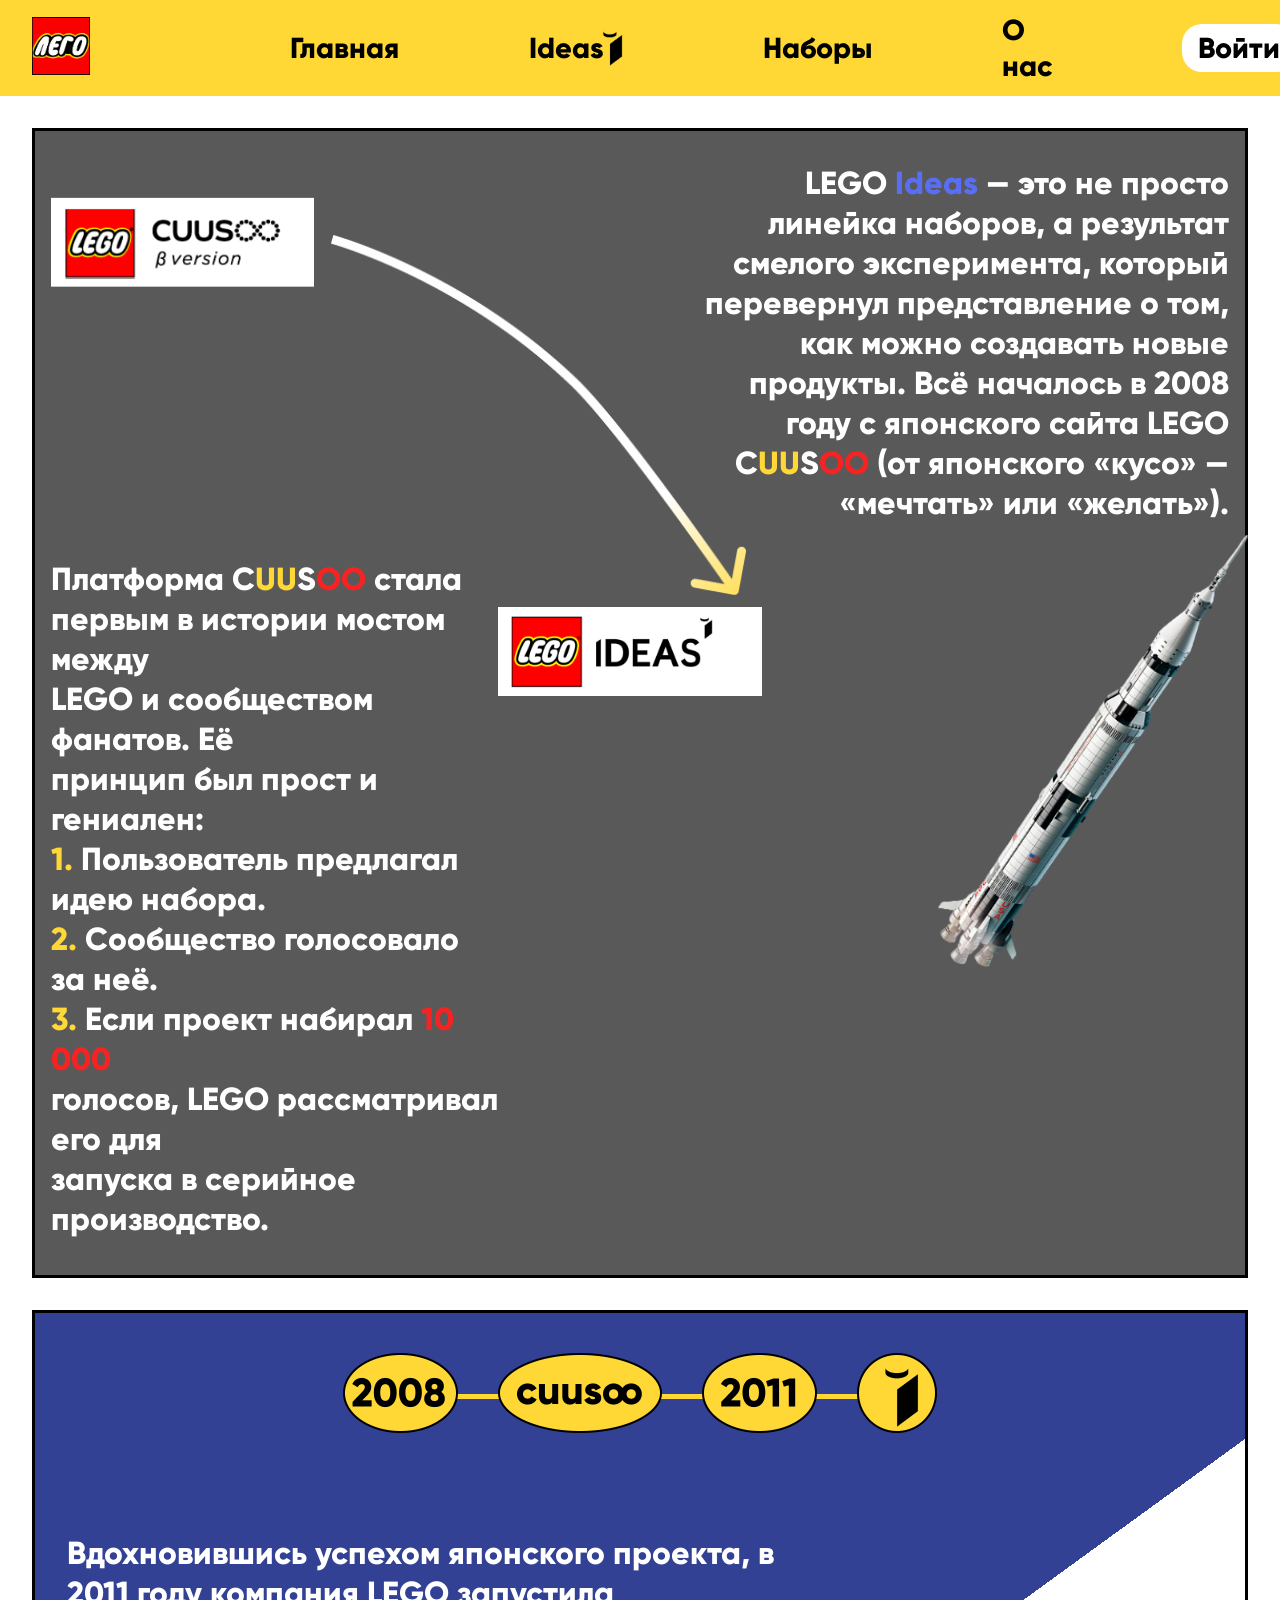
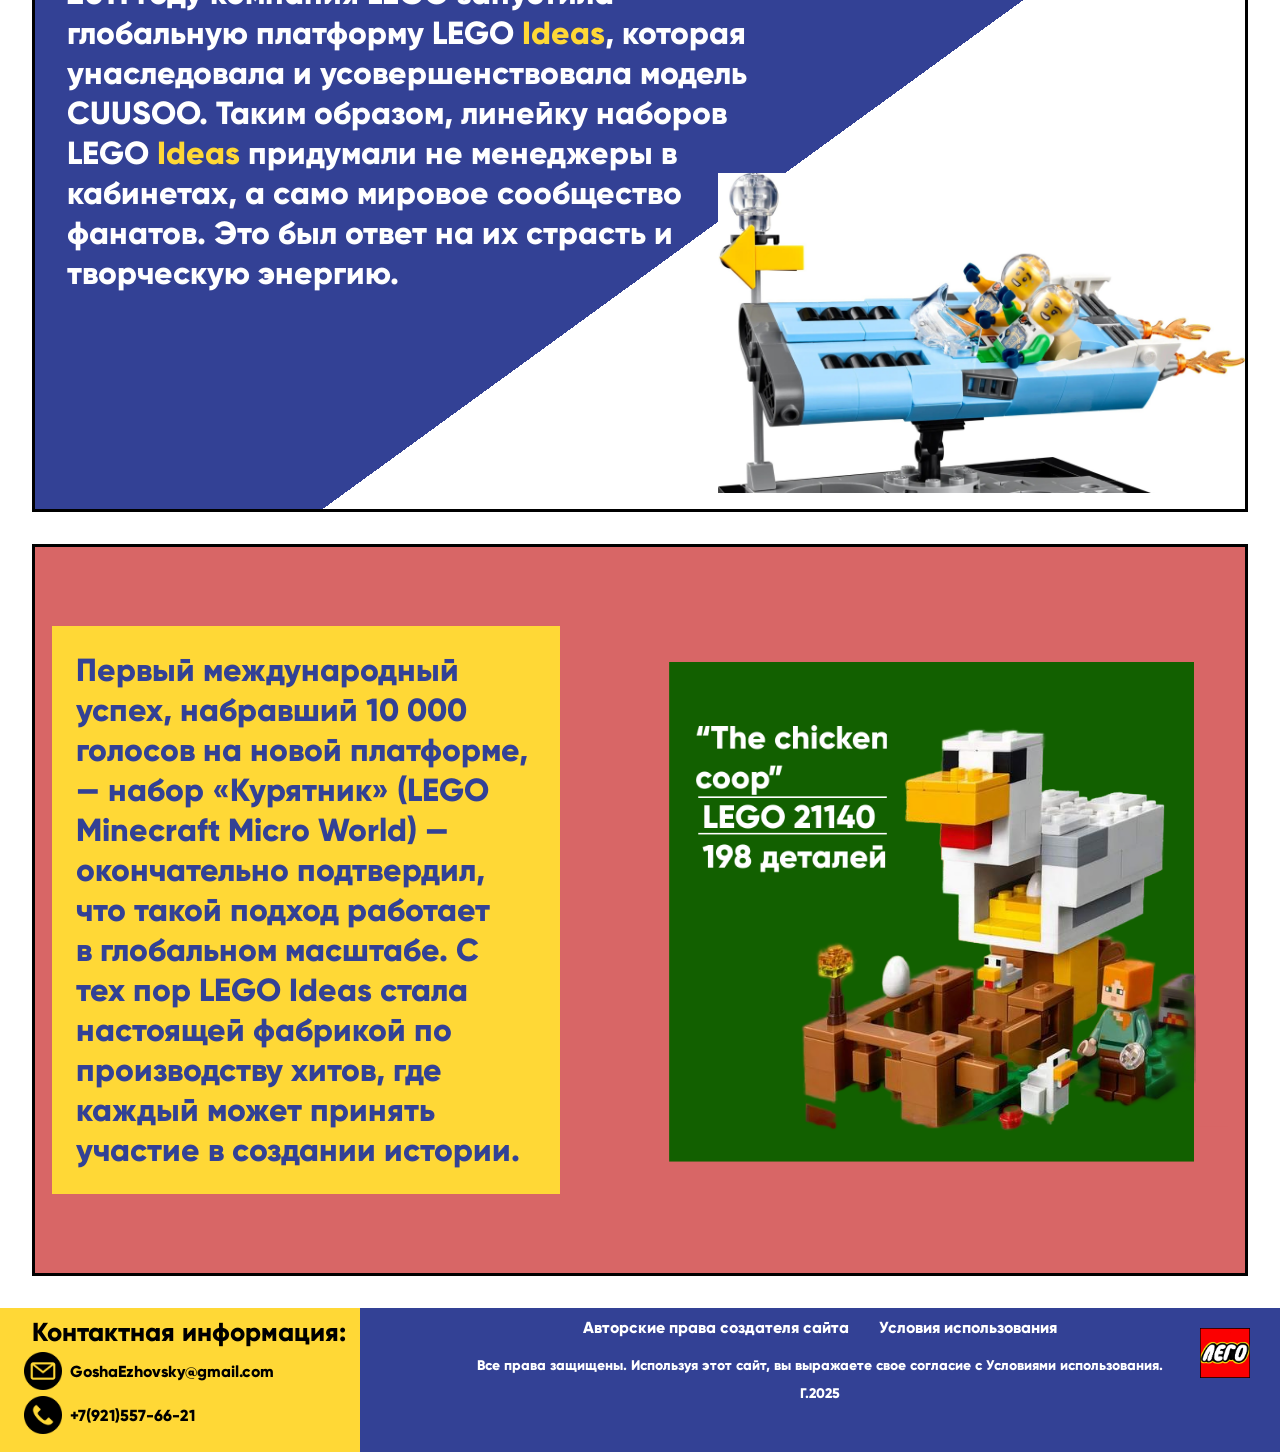
<file: ideas.html>
<!DOCTYPE html>
<html lang="en">

<head>
    <link rel="stylesheet" href="/ideas.css">
    <meta charset="UTF-8">
    <meta name="viewport" content="width=device-width, initial-scale=1.0">
    <title>IDEAS</title>
</head>

<body>
    <header>
        <a href="/profile.html">
            <img id="header-logo" src="/lego-logo.jpg" alt="логотип">
        </a>
        <div class="burger" id="burger">
            <img id="menuu" src="/menu.png" alt="Меню">
        </div>
        <nav class="nav-links" id="navLinks">
            
            <li><a href="/index.html">Главная</a></li>
            <li><a href="ideas.html">Ideas <img id="ideas-logo" src="/ideas logo (1).png" alt="Ideas"></a></li>
            <li><a href="/bakCombo.html">Наборы</a></li>
            <li><a href="/about.html">О нас</a></li>
            
            <span class="header-mobile-right">
                <a id="authButton" href="/auth.html"><button id="auth">Войти</button></a>
                <a class="hnd" href="/basket.html"><img class="button-img" src="/cart.png" alt="корзина"></a>
                <a class="hnd" href="/liked-card.html"><img class="button-img" src="/love.png" alt="любимые"></a>
            </span>
            
        </nav>
    </header>
    <script>
        const burger = document.getElementById("burger");
        const nav = document.getElementById("navLinks");

        burger.addEventListener("click", () => {
            nav.classList.toggle("active");
        });
        document.querySelectorAll('.nav-links a').forEach(link => {
            link.addEventListener('click', () => {
                nav.classList.remove('active');
            });
        });
    </script>
    <main>
        <div id="first-container">
            <div id="right-text">
                <img id="cuusoo" src="/cuusoo-baner.png" alt="банер дего cuusoo">
                <p>
                    LEGO <span id="blue-text">Ideas</span> — это не просто<br>
                    линейка наборов, а результат <br>
                    смелого эксперимента, который <br>
                    перевернул представление о том,<br>
                    как можно создавать новые<br>
                    продукты. Всё началось в 2008<br>
                    году с японского сайта LEGO<br>
                    <span id="cuusoo">C<span class="Wu">UU</span>S<span class="Wo">OO</span></span> (от японского «кусо»
                    —<br>
                    «мечтать» или «желать»).
                </p>

            </div>
            <img id="strel" src="/strel.png" alt="стрелочка">
            <div id="left-text">
                <p>
                    Платформа C<span class="Wu">UU</span>S<span class="Wo">OO</span> стала<br>
                    первым в истории мостом между<br>
                    LEGO и сообществом фанатов. Её<br>
                    принцип был прост и гениален:<br>
                    <span class="Wu">1.</span> Пользователь предлагал<br> идею набора.<br>
                    <span class="Wu">2.</span> Сообщество голосовало за неё.<br>
                    <span class="Wu">3.</span> Если проект набирал <span class="Wo">10 000</span><br>
                    голосов, LEGO рассматривал его для<br>
                    запуска в серийное производство.
                </p>
                <img id="ideas" src="/ideas-baner.png" alt="банер ideas">
                <img id="rocket" src="/rocket.png" alt="рокета из лего">
            </div>

        </div>
         <div id="second-container">
            <div id="huynya-baner">
                <img id="huynya" src="/huynya.png" alt="банер с годами">
            </div>
            <div id="sec-text-el">
                <p id="sec-text">
                    Вдохновившись успехом японского проекта, в<br>
                    2011 году компания LEGO запустила<br>
                    глобальную платформу LEGO <span class="Wu">Ideas</span>, которая<br>
                    
                    унаследовала и усовершенствовала модель<br>
                    CUUSOO. Таким образом, линейку наборов<br>
                    LEGO <span class="Wu">Ideas</span> придумали не менеджеры в<br>
                   
                    кабинетах, а само мировое сообщество <br>
                    фанатов. Это был ответ на их страсть и<br>
                    творческую энергию.
                </p>

            </div>
            <div id="lego-car-div">
                <img id="lego-car" src="/lego-car.png" alt="машинка лего">
            </div>
        </div> 
         <div id="third-container">
            <div id="yellow-backgroud">
                <p id="yellow-text">
                    Первый международный<br>
                    успех, набравший 10 000<br>
                    голосов на новой платформе,<br>
                    — набор «Курятник» (LEGO<br>
                    Minecraft Micro World) —<br>
                    окончательно подтвердил,<br>
                     что такой подход работает<br>
                      в глобальном масштабе. С<br>
                    тех пор LEGO Ideas стала <br>
                    настоящей фабрикой по<br>
                     производству хитов, где <br>
                     каждый может принять <br>
                     участие в создании истории.<br>
                </p>
            </div>
            <img id="chicken" src="/chickenMacNaggets.png" alt="набор-курятник в Minecraft">

        </div>





    </main>




    <footer>
        <div class="footer-container">
            <div id="all_contact_inf">
                <p id="contact_inf"> Контактная информация: </p>
                <p id="male" class="phone_mail">
                    <img class="photo_male_logo" src="/male.png" alt="Иконка почты">
                    GoshaEzhovsky@gmail.com
                </p>
                <p class="phone_mail">
                    <img class="photo_male_logo" src="/phone.png" alt="Иконка телефона">
                    +7(921)557-66-21
                </p>
            </div>
            <div id="blue_footer">
                <div class="first-row">
                    <a class="white-text" id="wt1" target="_blank" href="/copyright.html">Авторские права создателя сайта</a>
                    <a class="white-text" id="wt2" target="_blank" href="/Terms_of_use.html">Условия использования</a>
                </div>
                <p class="white-text" id="wt3"  >Все права защищены. Используя этот сайт, вы выражаете свое согласие с
                    Условиями использования.</p>
                <img id="footer-logo" src="/lego-logo.jpg" alt="логотип">
                <p id="year">
                    Г.2025
                </p>
            </div>
        </div>
    </footer>
</body>

</html>
</file>
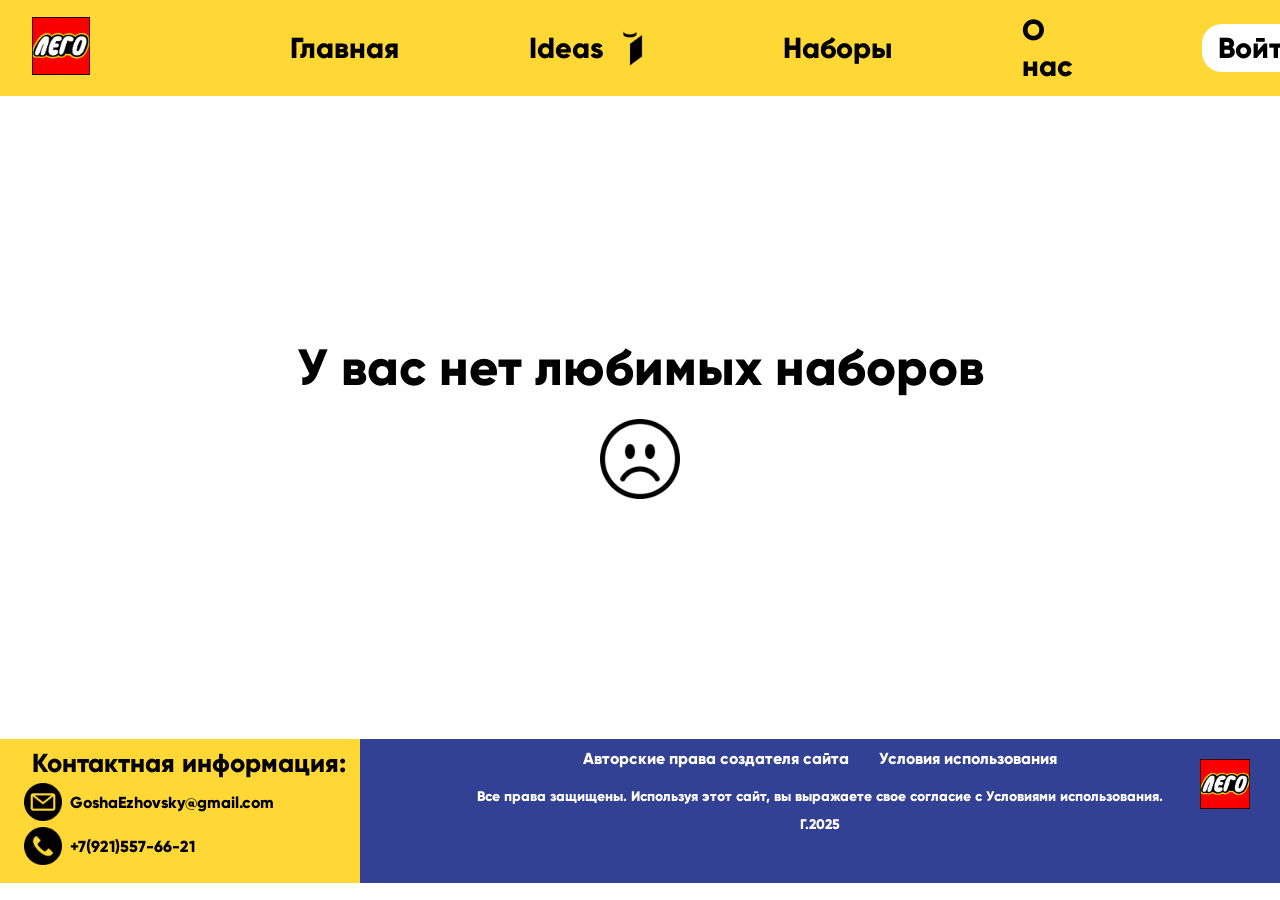
<file: liked-card.html>
<!DOCTYPE html>
<html lang="en">

<head>
    <link rel="stylesheet" href="/liked-card.css">
    <meta charset="UTF-8">
    <meta name="viewport" content="width=device-width, initial-scale=1.0">
    <title>adout</title>
</head>

<body>
    <header>
        <a href="/profile.html">
            <img id="header-logo" src="/lego-logo.jpg" alt="логотип">
        </a>
        <!-- <div class="right-controls"></div>
                <a href="/auth.html">
                    <button id="auth">Войти</button>
                </a>
                <a class="hnd" href="/basket.html">
                    <img class="button-img-mobile" src="/cart.png" alt="Корзина">
                </a>
                <a class="hnd" href="/liked-card.html">
                    <img class="button-img-mobile" src="/love.png" alt="Избранное">
                </a>
            </div> -->
        <div class="burger" id="burger">
            <img id="menuu" src="/menu.png" alt="Меню">
        </div>
        <nav class="nav-links" id="navLinks">
            
            <li><a href="/index.html">Главная</a></li>
            <li><a href="/ideas.html">Ideas <img id="ideas-logo" src="/ideas logo (1).png" alt="Ideas"></a></li>
            <li><a href="/bakCombo.html">Наборы</a></li>
            <li><a href="/about.html">О нас</a></li>
            
            <span class="header-mobile-right">
                <a id="authButton" href="/auth.html"><button id="auth">Войти</button></a>
                <a class="hnd" href="/basket.html"><img class="button-img" src="/cart.png" alt="корзина"></a>
                <a class="hnd" href="/liked-card.html"><img class="button-img" src="/love.png" alt="любимые"></a>
            </span>
            
        </nav>
    </header>
    <script>
        const burger = document.getElementById("burger");
        const nav = document.getElementById("navLinks");

        burger.addEventListener("click", () => {
            nav.classList.toggle("active");
        });

        // Закрытие меню при клике на ссылку
        document.querySelectorAll('.nav-links a').forEach(link => {
            link.addEventListener('click', () => {
                nav.classList.remove('active');
            });
        });
    </script>

    <main>
        <div id="container">
            <div id="first-container">
                <h1>У вас нет любимых наборов </h1>
            </div >
            <div id="second-container">
                <img id="saad" src="/saad-face.png" alt="грустный смайлик">
            </div>
        </div>
       

    </main>

    <footer>
        <div class="footer-container">
            <div id="all_contact_inf">
                <p id="contact_inf"> Контактная информация: </p>
                <p id="male" class="phone_mail">
                    <img class="photo_male_logo" src="/male.png" alt="Иконка почты">
                    GoshaEzhovsky@gmail.com
                </p>
                <p class="phone_mail">
                    <img class="photo_male_logo" src="/phone.png" alt="Иконка телефона">
                    +7(921)557-66-21
                </p>
            </div>
            <div id="blue_footer">
                <div class="first-row">
                    <a class="white-text" id="wt1" target="_blank" href="/copyright.html">Авторские права создателя сайта</a>
                    <a class="white-text" id="wt2" target="_blank" href="/Terms_of_use.html">Условия использования</a>
                </div>
                <p class="white-text" id="wt3">Все права защищены. Используя этот сайт, вы выражаете свое согласие с
                    Условиями использования.</p>
                <img id="footer-logo" src="/lego-logo.jpg" alt="логотип">
                <p id="year">
                    Г.2025
                </p>
            </div>
        </div>    
    </footer>
</body>

</html>
</file>
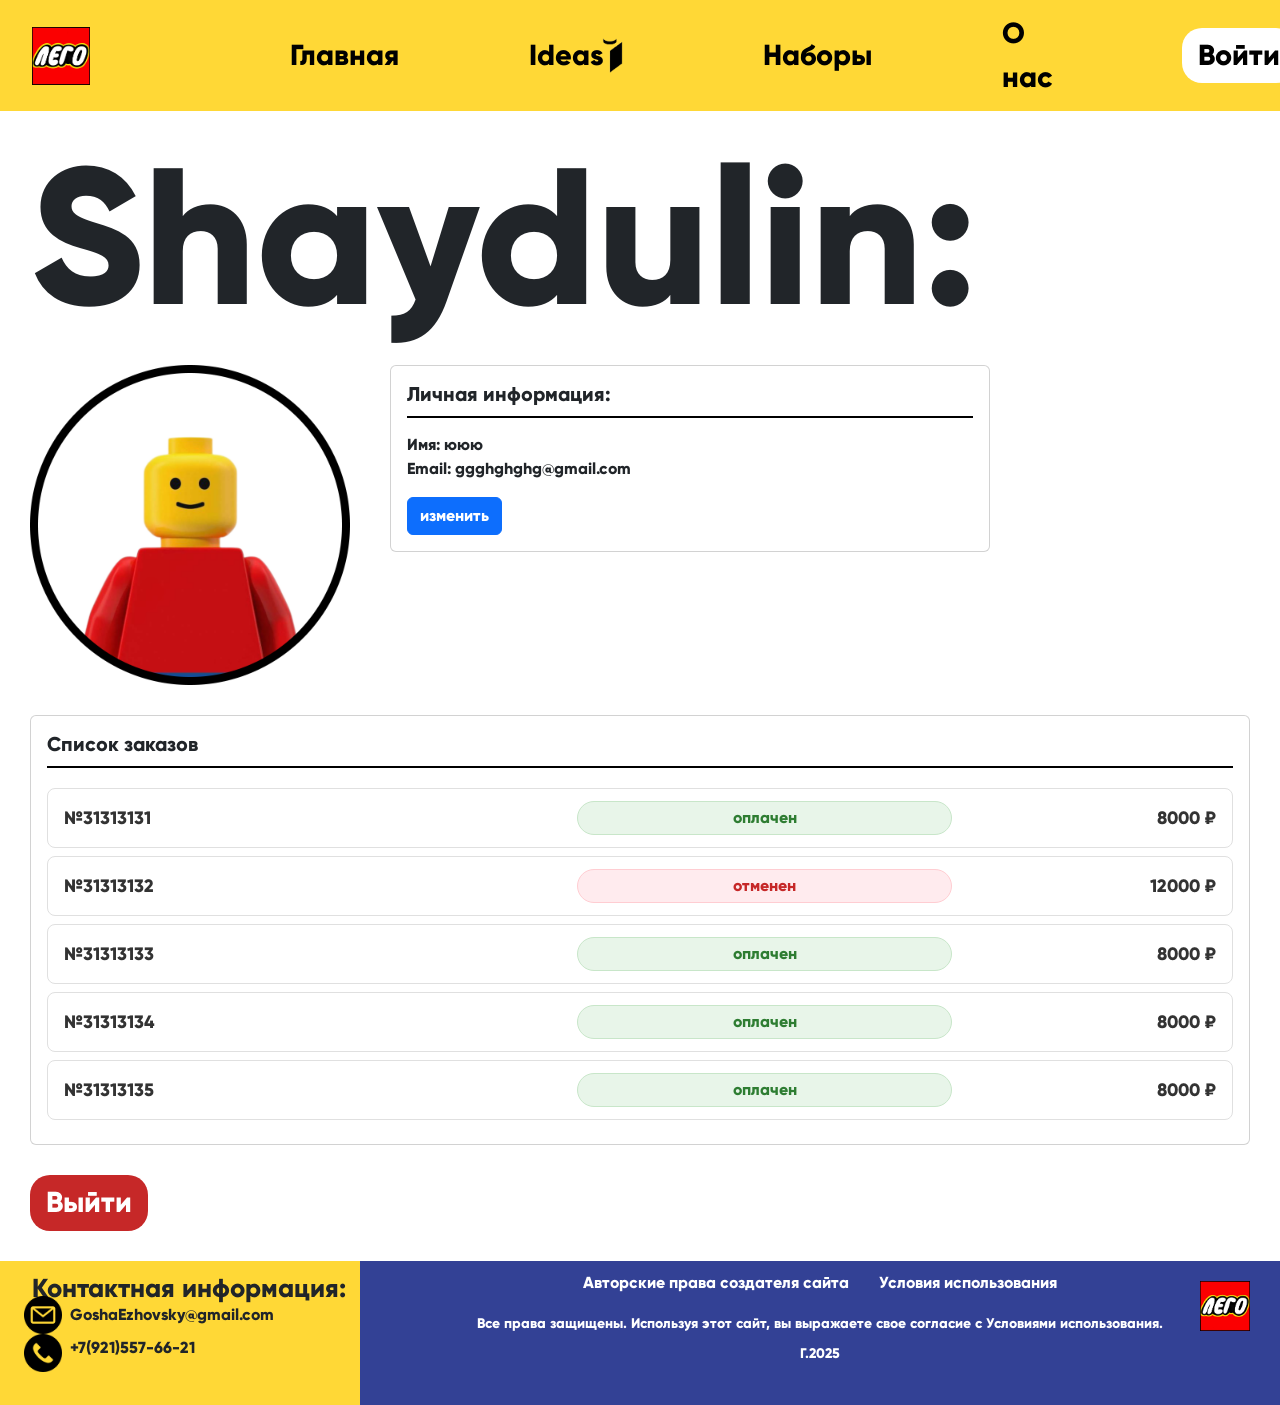
<file: profile.html>
<!DOCTYPE html>
<html lang="en">

<head>
    
    <link href="https://cdn.jsdelivr.net/npm/bootstrap@5.3.8/dist/css/bootstrap.min.css" rel="stylesheet"
        integrity="sha384-sRIl4kxILFvY47J16cr9ZwB07vP4J8+LH7qKQnuqkuIAvNWLzeN8tE5YBujZqJLB" crossorigin="anonymous">
        <link rel="stylesheet" href="/profile.css">
    <meta charset="UTF-8">
    <meta name="viewport" content="width=device-width, initial-scale=1.0">
    <title>Document</title>
</head>

<body>
    <header>
        <a href="/profile.html">
            <img id="header-logo" src="/lego-logo.jpg" alt="логотип">
        </a>
        <div class="burger" id="burger">
            <img id="menuu" src="/menu.png" alt="Меню">
        </div>
        <nav class="nav-links" id="navLinks">

            <li><a href="/index.html">Главная</a></li>
            <li><a href="/ideas.html">Ideas <img id="ideas-logo" src="/ideas logo (1).png" alt="Ideas"></a></li>
            <li><a href="/bakCombo.html">Наборы</a></li>
            <li><a href="/about.html">О нас</a></li>

            <span class="header-mobile-right">
                <a id="authButton" href="/auth.html"><button id="auth">Войти</button></a>
                <a class="hnd" href="/basket.html"><img class="button-img" src="/cart.png"
                        alt="корзина"></a>
                <a class="hnd" href="/liked-card.html"><img class="button-img" src="/love.png"
                        alt="любимые"></a>
            </span>

        </nav>
    </header>
    <script>
        const burger = document.getElementById("burger");
        const nav = document.getElementById("navLinks");

        burger.addEventListener("click", () => {
            nav.classList.toggle("active");
        });
        document.querySelectorAll('.nav-links a').forEach(link => {
            link.addEventListener('click', () => {
                nav.classList.remove('active');
            });
        });
    </script>
    <main>
        <div class="profile-header">
            <div class="profile-header__title">
                <h1 id="profile-header__username">Shaydulin:</h1>
            </div>
            
            <div class="profile-header__content">
                <img id="profile-header__avatar" src="/i-am.png" alt="Фото профиля">
                
                <div class="card" id="orderList">
                    <div class="card-body">
                        <h5 class="card-title">Личная информация:</h5>
                        <p class="card-text">Имя: ююю <br> Email: ggghghghg@gmail.com</p>
                        <a href="#" class="btn btn-primary">изменить </a>
                    </div>
                </div>
            </div>
        </div>
        
        <div class="card orders-card">
            <div class="card-body">
                <h5 class="card-title">Список заказов</h5>
                <div class="orders-list">
                    <div class="order-item">
                        <div class="order-number">№31313131</div>
                        <div class="order-status status-paid">оплачен</div>
                        <div class="order-price">8000 ₽</div>
                    </div>
                    <div class="order-item">
                        <div class="order-number">№31313132</div>
                        <div class="order-status status-cancelled">отменен</div>
                        <div class="order-price">12000 ₽</div>
                    </div>
                    <div class="order-item">
                        <div class="order-number">№31313133</div>
                        <div class="order-status status-paid">оплачен</div>
                        <div class="order-price">8000 ₽</div>
                    </div>
                    <div class="order-item">
                        <div class="order-number">№31313134</div>
                        <div class="order-status status-paid">оплачен</div>
                        <div class="order-price">8000 ₽</div>
                    </div>
                    <div class="order-item">
                        <div class="order-number">№31313135</div>
                        <div class="order-status status-paid">оплачен</div>
                        <div class="order-price">8000 ₽</div>
                    </div>
                </div>
            </div>
            
        </div>
        <a id="authButton" href="/index.html"><button id="goOut">Выйти</button></a>
    </main>
    <script src="https://cdn.jsdelivr.net/npm/bootstrap@5.3.8/dist/js/bootstrap.bundle.min.js"
        integrity="sha384-FKyoEForCGlyvwx9Hj09JcYn3nv7wiPVlz7YYwJrWVcXK/BmnVDxM+D2scQbITxI"
        crossorigin="anonymous"></script>
        <footer>
            <div class="footer-container">
                <div id="all_contact_inf">
                    <p id="contact_inf"> Контактная информация: </p>
                    <p id="male" class="phone_mail">
                        <img class="photo_male_logo" id="malee" src="/male.png" alt="Иконка почты">
                        GoshaEzhovsky@gmail.com
                    </p>
                    <p class="phone_mail">
                        <img class="photo_male_logo" id="phone" src="/phone.png" alt="Иконка телефона">
                        +7(921)557-66-21
                    </p>
                </div>
                <div id="blue_footer">
                    <div class="first-row">
                        <a class="white-text" id="wt1" target="_blank" href="/copyright.html">Авторские права
                            создателя сайта</a>
                        <a class="white-text" id="wt2" target="_blank" href="/Terms_of_use.html">Условия
                            использования</a>
                    </div>
                    <p class="white-text" id="wt3">Все права защищены. Используя этот сайт, вы выражаете свое согласие с
                        Условиями использования.</p>
                    <img id="footer-logo" src="/lego-logo.jpg" alt="логотип">
                    <p id="year">
                        Г.2025
                    </p>
                </div>
    
            </div>
        </footer>
</body>

</html>
</file>
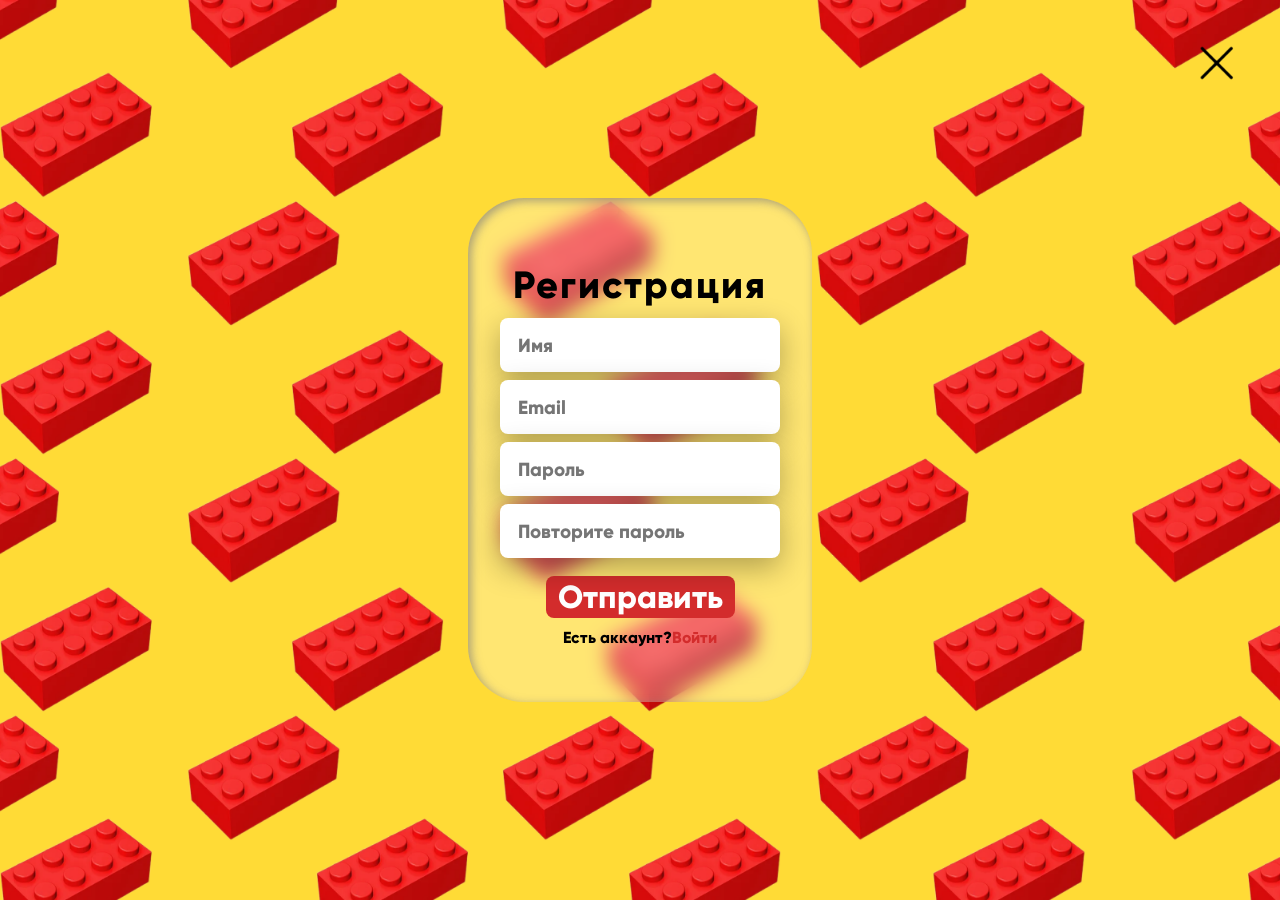
<file: register.html>
<!DOCTYPE html>
<html lang="en">

<head>
    <link rel="stylesheet" href="/register.css">
    <meta charset="UTF-8">
    <meta name="viewport" content="width=device-width, initial-scale=1.0">
    <title>Регистрация</title>
</head>

<body>
    <div id="cross-container">
        <a id="cross" href="/index.html"><img id="cross-ph" src="/cross.png"></a>
    </div>
    <div id="mega-auth-container">
        <img src="/auth-background.png" alt="Фон авторизации">
        <div class="auth-container">
            <form action="#" method="post" id="registerForm">
                <h1>Регистрация</h1>
                
                <div class="input-container">
                    <input type="text" placeholder="Имя" id="Name" name="Name">
                    <div class="error-message" id="nameError"></div>
                </div>
                
                <div class="input-container">
                    <input type="text" placeholder="Email" id="Email" name="Email">
                    <div class="error-message" id="emailError"></div>
                </div>
                
                <div class="input-container">
                    <input type="password" placeholder="Пароль" id="Password" name="Password">
                    <div class="error-message" id="passwordError"></div>
                </div>
                
                <div class="input-container">
                    <input type="password" placeholder="Повторите пароль" id="againPassword" name="againPassword">
                    <div class="error-message" id="confirmPasswordError"></div>
                </div>
                
                <button id="auth" type="submit">Отправить</button>
                <p>Есть аккаунт?<a href="/auth.html" id="span">Войти</a></p>
            </form>
        </div>
    </div>

    <script>
        document.addEventListener('DOMContentLoaded', function() {
            const form = document.getElementById('registerForm');
            const nameInput = document.getElementById('Name');
            const emailInput = document.getElementById('Email');
            const passwordInput = document.getElementById('Password');
            const confirmPasswordInput = document.getElementById('againPassword');
            

            const nameError = document.getElementById('nameError');
            const emailError = document.getElementById('emailError');
            const passwordError = document.getElementById('passwordError');
            const confirmPasswordError = document.getElementById('confirmPasswordError');



            const emailRegex = /^[^\s@]+@[^\s@]+\.[^\s@]+$/;




            function validateName() {
                const name = nameInput.value.trim();
                
                if (name === '') {
                    nameInput.classList.remove('valid');
                    nameInput.classList.add('invalid');
                    nameError.textContent = 'Имя не может быть пустым';
                    return false;
                }
                
                if (name.length < 2) {
                    nameInput.classList.remove('valid');
                    nameInput.classList.add('invalid');
                    nameError.textContent = 'Имя должно содержать минимум 2 символа';
                    return false;
                }
                
                nameInput.classList.remove('invalid');
                nameInput.classList.add('valid');
                nameError.textContent = '';
                return true;
            }
            function validateEmail() {
                const email = emailInput.value.trim();
                
                if (email === '') {
                    emailInput.classList.remove('valid');
                    emailInput.classList.add('invalid');
                    emailError.textContent = 'Email не может быть пустым';
                    return false;
                }
                
                if (!emailRegex.test(email)) {
                    emailInput.classList.remove('valid');
                    emailInput.classList.add('invalid');
                    emailError.textContent = 'Введите корректный email';
                    return false;
                }
                
                emailInput.classList.remove('invalid');
                emailInput.classList.add('valid');
                emailError.textContent = '';
                return true;
            }
            function validatePassword() {
                const password = passwordInput.value;
                let isValid = true;
                let errorMessage = '';
                
                if (password.length < 8) {
                    errorMessage = 'Пароль должен содержать не менее 8 символов';
                    isValid = false;
                } else if (!/[A-Z]/.test(password)) {
                    errorMessage = 'Пароль должен содержать хотя бы одну заглавную букву';
                    isValid = false;
                } else if (!/\d/.test(password)) {
                    errorMessage = 'Пароль должен содержать хотя бы одну цифру';
                    isValid = false;
                }
                
                if (!isValid) {
                    passwordInput.classList.remove('valid');
                    passwordInput.classList.add('invalid');
                    passwordError.textContent = errorMessage;
                    return false;
                }
                
                passwordInput.classList.remove('invalid');
                passwordInput.classList.add('valid');
                passwordError.textContent = '';
                return true;
            }
            function validateConfirmPassword() {
                const password = passwordInput.value;
                const confirmPassword = confirmPasswordInput.value;
                
                if (confirmPassword === '') {
                    confirmPasswordInput.classList.remove('valid');
                    confirmPasswordInput.classList.add('invalid');
                    confirmPasswordError.textContent = 'Повторите пароль';
                    return false;
                }
                
                if (password !== confirmPassword) {
                    confirmPasswordInput.classList.remove('valid');
                    confirmPasswordInput.classList.add('invalid');
                    confirmPasswordError.textContent = 'Пароли не совпадают';
                    return false;
                }
                
                confirmPasswordInput.classList.remove('invalid');
                confirmPasswordInput.classList.add('valid');
                confirmPasswordError.textContent = '';
                return true;
            }
            form.addEventListener('submit', function(event) {
                event.preventDefault();
                const isNameValid = validateName();
                const isEmailValid = validateEmail();
                const isPasswordValid = validatePassword();
                const isConfirmPasswordValid = validateConfirmPassword();
                
                if (isNameValid && isEmailValid && isPasswordValid && isConfirmPasswordValid) {
                    alert('Регистрация успешна!');
                } else {
                    if (!isNameValid) {
                        nameInput.focus();
                    } else if (!isEmailValid) {
                        emailInput.focus();
                    } else if (!isPasswordValid) {
                        passwordInput.focus();
                    } else if (!isConfirmPasswordValid) {
                        confirmPasswordInput.focus();
                    }
                }
            });
            nameInput.classList.remove('valid', 'invalid');
            emailInput.classList.remove('valid', 'invalid');
            passwordInput.classList.remove('valid', 'invalid');
            confirmPasswordInput.classList.remove('valid', 'invalid');
        });
    </script>
</body>

</html>
</file>
<file: style.css>
body {
        margin: 0;
        /* padding: 0; */
        /* padding-top: px; */
    }
    @font-face {
        font-family: 'gilroy'; 
        src: url('/gilroy.otf') format('opentype');
        font-weight: normal;
        font-style: normal;
        font-display: swap;
      }
    header {
        display: flex;
        /* position: fixed !important; */
        align-items: center;
        padding: 12px 24px;
        background-color: #FFD836;
        /* box-shadow: 4px 4px 8px #a5a5a5; */
        justify-content: space-between;
        width: 100%;
        box-sizing: border-box;
        z-index: 1000;
    }

    #header-logo {
        margin-left: 8px;
        height: 58px;
        width: auto;
    }

    .header-mobile-right {
        display: flex;
        align-items: center;
        gap: 15px;
        margin-left: auto;
        /* margin-right: 8px !important; */
    }

    .burger {
        display: none;
        cursor: pointer;
    }

    .nav-links {
        display: flex;
        gap: 130px;
        align-items: center;
        list-style: none;
        margin-left: 200px;
        /* padding: 0; */
        /* flex-grow: 1; */
        margin-right: auto;
        justify-content: center;
    }

    .right-controls {
        display: flex;
        align-items: center;
        gap: -5px;
        margin-left: auto;
        margin-right: 10px;
    }

    .hnd {
        background-color: #FFD836;
        border: none;
        transition: transform 0.2s ease !important;
    }

    .hnd:hover {
        transform: scale(1.1) !important;
    }

    #authButton:hover {
        text-decoration: none !important;
    }

    @media(max-width: 820px) {
        body {
            overflow-x: hidden;
            padding-top: 80px;
            /* padding:10px 0 10px 0; */
        }

        header {
            position: fixed !important;
            padding: 10px 15px;
            margin-top: -80px !important;
            /* margin-bottom: -5px !important; */
            display: flex;
            align-items: center;
            justify-content: space-between;
        }

        .burger {
            display: flex;
            align-items: center;
            margin-left: auto;
            
        }

        #menuu {
            height: 51px;
            width: auto;
            margin-left: auto !important;
            margin-right: 10px !important;

        }

        .nav-links {
            display: none !important;
            position: fixed;
            top: 80px;
            left: 0;
            width: 100%;
            height: auto;
            background: #FFD836;
            padding: 20px 25px;
            flex-direction: column;
            gap: 5px;
            /* box-shadow: 0 4px 12px rgba(0, 0, 0, 0.25); */
            /* border-radius: 20px; */
            z-index: 999;
            margin: 0;
            align-items: center;
        }

        .nav-links.active {
            display: flex !important;
        }
        /* .header-mobile-right {
            display: flex;
            align-items: start;
            gap: 10px;
            margin-left: 0;
            margin-right: 0;
            justify-content: start;
            width: 100%;
        
        } */

        .nav-links .header-mobile-right {
            display: flex;
            flex-direction: row;
            align-items: start;
            justify-content: start;
            gap: 15px;
            margin: 10px 0;
            width: 100%;
        }

        .nav-links li {
            width: 100%;
            text-align: center;
        }

        .nav-links li a {
            font-size: 24px;
            font-family: gilroy;
            text-decoration: none;
            color: #000000;
            display: flex;
            align-items: center;
            justify-content: flex-start;
            transition: color 0.3s ease;
            padding: 10px 0;
            /* width: 100%; Занимает всю ширину */
        }

        .nav-links li a[href="ideas.html"] {
            display: flex;
            align-items: center;
            justify-content: flex-start;
            gap: 8px;
        }

        .nav-links #ideas-logo {
            margin-left: -15px;
            height: 30px;
            width: auto;
        }

        .nav-links li a:hover {
            text-decoration: underline;
        }

        #auth {
            display: flex;
            align-items: center;
            justify-content: center;
        }

        .hnd {
            display: flex;
            align-items: center;
            justify-content: center;
            transition: transform 0.2s ease;
        }

        .hnd:hover {
            transform: scale(1.1);
        }

        .button-img {
            height: 44px;
            width: auto;
        }
        #show{
            position: relative;
            font-size: 30px !important;
            /* margin-right: 40px !important; */
            margin-left: -50px !important;
            /* width: 30px !important; */
        }
        #lego_ideas{
            font-size: 64px !important;
        }

        #ddd {
            /* margin: 70px !important; */
            position: absolute;
            margin-top: 40px !important;
            margin-right: 100px !important;
            top: 70%;
            left: 50%;
            font-size: 20px !important;
            font-family: gilroy;
            background-color: #ffff;
            color: #000000;
            border: none;
            padding: 6px 16px;
            border-radius: 20px;
            font-weight: 800;
            transition: background-color 0.3s ease;
        }
        #upp {
            margin-top: -42px;
            height: 500px !important;
        }
        #big_red_banner {
            position: relative;
            height: 458px !important;
            width: auto;
            margin-left: 20px !important;
            margin-right: 20px !important;
            background-color: #D32C2C;
        }


        #card-love {
            position: absolute;
            top: 8px !important; /* Уменьшил с 12px */
            right: 8px !important; /* Уменьшил с 12px */
            height: 22px !important; /* Уменьшил с 32px (примерно на 30%) */
            transition: transform 0.2s ease !important;
        }
    
        #card-love:hover {
            transform: scale(1.1) !important;
        }
    
        .cards-container {
            position: relative;
            display: flex;
            /* gap: 20px; */
            justify-content: center;
            flex-wrap: wrap;
            margin: 0px 32px;
        }
    
        .card {
            margin-top: 35px !important; 
            position: relative;
            padding-top: 17px !important; 
            height: 270px !important;
            width: 214px !important;
            border: 2px solid #989898;
            border-radius: 8px;
            transition: all 0.3s ease-in-out;
        }
    
        .card_photo {
            margin-top: 6px !important; 
            display: block;
            margin: 0 auto;
            height: 158px !important;
            width: auto;
        }
    
        .card_number {
            text-align: center;
            font-family: gilroy;
            font-size: 20px !important; 
            line-height: 4px;
        }
    
        .card_name {
            text-align: center;
            line-height: 6px !important; 
            font-family: gilroy;
            font-size: 13px !important; 
        }
    
        .card_cost {
            text-align: center;
            line-height: 6px !important; 
            font-family: gilroy;
            font-size: 13px !important; 
        }
    
        .card_button {
            display: block;
            margin: 0 auto;
            padding: 1px 8px !important; 
            color: black;
            font-size: 20px !important;
            font-family: gilroy;
            background-color: #FFD836;
            border: none;
            border-radius: 20px;
            transition: background-color 0.3s ease;
        }
    
        #card_button1:hover {
            background-color: #F2CD33;
        }
    
        #twilight {
            margin-top: 34px !important; 
            width: 193px !important; 
            height: 115px !important; 
        }
    
        #card_text {
            padding-top: 11px !important; 
        }
        #bbb { 
            content: url("/bbbSmall.png");
            max-width: min(400px, 95vw); /* 400px или 90% от ширины viewport, что меньше */
        min-width: 320px; /* минимальный размер (опционально) */
            height: auto;
        }       
    }
    @media(max-width: 500px) {
        .button-img {
            height: 35px;
        }

        #auth {
            font-size: 22px;
            padding: 5px 12px;
        }
        #ideas-logo {
            margin-left: 8px;
            height: 35px;
            width: auto;
        }
        .cards-container{
            gap: 15px !important;
            margin-left: 15px !important;
            margin-right: 15px !important;
        }
        
        #card-love {
            position: absolute;
            top: 6px !important; 
            right: 6px !important; 
            height: 18px !important; 
            transition: transform 0.2s ease !important;
        }
        
        #card-love:hover {
            transform: scale(1.1) !important;
        }
        
        .cards-container {
            position: relative;
            display: flex;
            justify-content: center;
            flex-wrap: wrap;
            margin: 0px 32px;
            gap: 16px; 
        }
        
        .card {
            margin-top: 28px !important;
            position: relative;
            padding-top: 14px !important; 
            height: 216px !important; 
            width: 171px !important; 
            border: 2px solid #989898;
            border-radius: 8px;
            transition: all 0.3s ease-in-out;
        }
        
        .card_photo {
            margin-top: 5px !important;
            display: block;
            margin: 0 auto;
            height: 126px !important;
            width: auto;
        }
        
        .card_number {
            text-align: center;
            font-family: gilroy;
            font-size: 16px !important; 
            line-height: 3px; 
        }
        
        .card_name {
            text-align: center;
            line-height: 5px !important; 
            font-family: gilroy;
            font-size: 10px !important;
        }
        
        .card_cost {
            text-align: center;
            line-height: 5px !important; 
            font-family: gilroy;
            font-size: 10px !important; 
        }
        
        .card_button {
            display: block;
            margin: 0 auto;
            padding: 1px 6px !important; 
            color: black;
            font-size: 16px !important; 
            font-family: gilroy;
            background-color: #FFD836;
            border: none;
            border-radius: 20px;
            transition: background-color 0.3s ease;
        }
        
        #card_button1:hover {
            background-color: #F2CD33;
        }
        
        #twilight {
            margin-top: 27px !important; 
            width: 154px !important;
            height: 92px !important; 
        }
        
        #card_text {
            padding-top: 9px !important; 
        }
        
        #lego_ideas{
            font-size: 45px !important;
        }
        #bbbb{
            display: flex;
            justify-content: center;
        }
        #bbb { 
            content: url("/bbbSmall.png");
            max-width: 350px !important;
            height: auto;
        }
        #big_red_banner{
            height: 358px !important;
        }
        #upp {
            margin-top: -42px;
            height: 400px !important;
        }
        #ddd {
            font-size: 18px !important;
        }

    
    }

    
    .nav-links a {
        font-size: 29px;
        font-family: gilroy;
        text-decoration: none;
        color: #000000;
        display: flex;
        align-items: center;
        transition: color 0.3s ease;
    }

    .nav-links a:hover {
        text-decoration: underline;
    }

    #ideas-logo {
        margin-left: -12px;
        height: 41px;
        width: auto;
    }

    #auth {
        font-size: 29px;
        font-family: gilroy;
        background-color: #ffff;
        color: #000000;
        border: none;
        padding: 6px 16px;
        border-radius: 20px;
        font-weight: 800;
        transition: background-color 0.3s ease;
        white-space: nowrap;
    }

    #auth:hover {
        background-color: #D7D7D7;
    }

    .hnd {
        background-color: #FFD836;
        border: none;
        transition: transform 0.2s ease;
        padding: 5px;
        border-radius: 5px;
    }

    .button-img {
        height: 44px;
        width: auto;
    }

    .hnd:hover {
        transform: scale(1.1);
    }

    .button-img-mobile {
        height: 35px;
        width: auto;
    }

    /*////////////////////////////////////////////////////////////////*/

    #small_white_banner {
        height: 42px;
    }

    #lego_ideas {
        position: absolute;
        color: white;
        font-size: 96px;
        font-family: gilroy;
        top: 50%;
        left: 50%;
        transform: translate(-50%, -50%);
        text-align: center;
        white-space: nowrap;
        margin: 0;
    }

    #show {
        position: absolute;
        color: white;
        font-size: 56px;
        font-family: gilroy;
        top: 20%;
        left: 70%;
        transform: translate(-50%, -50%);
        text-align: left;
        white-space: nowrap;
        margin: 0;
    }

    #big_red_banner {
        position: relative;
        height: 480px;
        width: auto;
        margin-left: 32px;
        margin-right: 32px;
        background-color: #D32C2C;
    }

    #upp {
        margin-top: -42px;
        height: 522px;
    }

    #ddd {
        margin: 16px;
        position: absolute;
        top: 70%;
        left: 50%;
        font-size: 40px;
        font-family: gilroy;
        background-color: #ffff;
        color: #000000;
        border: none;
        padding: 6px 16px;
        border-radius: 20px;
        font-weight: 800;
        transition: background-color 0.3s ease;
    }

    #ddd:hover {
        background-color: #D7D7D7;
    }

    #bbbb{
        display: flex;
        justify-content: center !important;
    }
    #bbb {
        /* height: 373px;
     width: 1450px; */
        margin-left: 35px !important;
        margin-right: 35px !important;
        margin-bottom: 40px !important;
        max-width: 96%;
        height: auto;
    }

    .card-love {
        position: absolute;
        top: 12px;
        right: 12px;
        height: 32px;
        transition: transform 0.2s ease;
    }

    .card-love:hover {
        transform: scale(1.1);
    }
    .card-love-active img {
        position: absolute;
        top: 12px;
        right: 12px;
        height: 70px !important;
        content: url('/make-love.png'); /* Меняем изображение через JS */
      }
    .cards-container {
        position: relative;
        display: flex;
        justify-content: center;
         gap: 40px; 
        flex-wrap: wrap; 
        margin: 0px 32px;
    }

    .card {
        margin-top: 10px !important;
        position: relative;
        padding-top: 24px;
        height: 386px;
        width: 305px;
        border: 2px solid #989898;
        border-radius: 8px;
        transition: all 0.3s ease-in-out;
    }

    .card_photo {
        margin-top: 8px;
        display: block;
        margin: 0 auto;
        height: 226px;
        width: auto;
    }

    .card_number {
        text-align: center;
        font-family: gilroy;
        font-size: 29px;
        line-height: 4px;
    }

    .card_name {
        text-align: center;
        line-height: 8px;
        font-family: gilroy;
        font-size: 19px
    }

    .card_cost {
        text-align: center;
        line-height: 8px;
        font-family: gilroy;
        font-size: 19px
    }

    .card_button {
        display: block;
        margin: 0 auto;
        padding: 2px 12px;
        color: black;
        font-size: 29px;
        font-family: gilroy;
        background-color: #FFD836;
        border: none;
        border-radius: 20px;
        transition: background-color 0.3s ease;
    }

    #card_button1:hover {
        background-color: #F2CD33;
    }

    #twilight {
        margin-top: 48px;
        width: 275px;
        height: 164px;
    }

    #card_text {
        padding-top: 16px;
    }

/* //////////////////////////// footer ///////////////////// */
.footer-container {
    display: flex;
    width: 100%;
    min-height: 144px; 
}
#male {
    margin-bottom: -10px;
}

.phone_mail {
    display: flex;
    align-items: center;
    gap: 8px;
    font-size: 16px;
    margin-left: 24px;
    font-family: gilroy;
}

#all_contact_inf {
    display: flex;
    flex-direction: column; 
    flex-wrap: wrap;
    font-size: 19px;
    background-color: #FFD836;
    font-family: gilroy;
    min-height: 144px; 
    width: 360px;
    flex-shrink: 0;
}

.photo_male_logo {
    height: 38px;
}

#contact_inf {
    margin-top: 8px;
    margin-left: 32px;
    font-size: 26px;
    margin-bottom: -12px;
}


#blue_footer {
    display: flex;
    flex-direction: column;
    align-items: center;
    justify-content: flex-start;
    min-height: 144px; 
    background-color: #334195;
    flex: 1;
    position: relative;
    padding: 0;
    box-sizing: border-box;
    overflow: hidden; 
}

.first-row {
    font-size: 16px; 
    margin-top: 10px;
    display: flex;
    gap: 30px; 
    justify-content: center;
    margin-bottom: 12px;
    flex-wrap: wrap; 
}

#footer-logo {
    position: absolute;
    top: 20px;
    right: 30px;
    height: 50px;
    width: auto;
}

.white-text {
    font-family: gilroy;
    color: white;
    margin: 0;
    text-decoration: none;
    font-size: 16px;
    white-space: nowrap; 
}
.white-text:hover{
    text-decoration: underline;
}

#wt3 {
    font-size: 14px; 
    margin-top: 8px;
    text-align: center;
    padding: 0 20px;
    line-height: 1.3;
    max-width: 100%; 
    box-sizing: border-box;
    text-decoration:none;
}

#year {
    font-family: gilroy;
    font-size: 14px;
    margin-top: 10px;
    color: white;
    text-align: center;
}


@media(max-width: 800px) {
    .footer-container {
        flex-direction: column;
        min-height: auto;
    }

    #all_contact_inf {
        width: 100% !important; 
        height: auto !important; 
        min-width: 100% !important;
        padding: 20px 0;
        order: 1;
        box-sizing: border-box;
    }

    #contact_inf {
        margin-top: 0;
        margin-left: 20px;
        margin-right: 20px;
        font-size: 30px !important; 
        margin-bottom: 8px;
        text-align: center;
    }

    .phone_mail {
        margin-left: 20px;
        margin-right: 20px;
        margin-bottom: 12px;
        font-size: 14px; 
        gap: 6px;
        justify-content: center; 
    }

    .photo_male_logo {
        height: 24px;
    }

    #blue_footer {
        width: 100% !important; 
        height: auto !important;
        min-height: auto;
        padding: 20px 15px;
        order: 2;
        position: relative;
        box-sizing: border-box;
    }

    .first-row {
        margin-top: 0;
        margin-left: 0;
        margin-right: 0;
        gap: 12px;
        align-items: center;
        margin-bottom: 15px;
    }

    .white-text {
        font-size: 15px;
        padding: 0 10px;
        text-align: center;
        line-height: 1.4;
        white-space: normal; 
        word-break: break-word; 
    }

    #wt3 {
        font-size: 13px; 
        margin-top: 10px;
        margin-left: 0;
        margin-right: 0;
        padding: 0 15px;
        text-align: center;
        line-height: 1.3;
    }

    #year {
        margin-right: 0;
        margin-top: 15px;
        margin-bottom: 10px;
        text-align: center;
        width: 100%;
        font-size: 13px; 
    }

    #footer-logo {
        position: static;
        margin: 15px auto 10px;
        display: block;
        height: 45px;
        width: auto;
    }
}


@media(max-width: 600px) {
    #contact_inf {
        font-size: 18px;
    }
    
    .phone_mail {
        font-size: 13px;
    }
    
    .photo_male_logo {
        height: 22px;
    }
    
    .white-text {
        font-size: 14px;
    }
    
    #wt3 {
        font-size: 12px;
        padding: 0 10px;
    }
    
    #year {
        font-size: 12px;
    }
    
    #footer-logo {
        height: 40px;
    }
}
</file>
<file: about.css>
/* Основные стили */
body {
    margin: 0;

}
@font-face {
    font-family: 'gilroy';
    src: url('/gilroy.otf') format('opentype');
    font-weight: normal;
    font-style: normal;
    font-display: swap;
}

/* Хедер */
header {
    display: flex;
    align-items: center;
    padding: 12px 24px;
    background-color: #FFD836;
    justify-content: space-between;
    width: 100%;
    box-sizing: border-box;
    z-index: 1000;
}

#header-logo {
    margin-left: 8px;
    height: 58px;
    width: auto;
}

.header-mobile-right {
    display: flex;
    align-items: center;
    gap: 15px;
    margin-left: auto;
}

.burger {
    display: none;
    cursor: pointer;
}

.nav-links {
    display: flex;
    gap: 130px;
    align-items: center;
    list-style: none;
    margin-left: 200px;
    margin-right: auto;
    justify-content: center;
}

.right-controls {
    display: flex;
    align-items: center;
    gap: -5px;
    margin-left: auto;
    margin-right: 10px;
}

.hnd {
    background-color: #FFD836;
    border: none;
    transition: transform 0.2s ease;
}

.hnd:hover {
    transform: scale(1.1);
}

/* Ссылки навигации */
.nav-links a {
    font-size: 29px;
    font-family: gilroy;
    text-decoration: none;
    color: #000000;
    display: flex;
    align-items: center;
    transition: color 0.3s ease;
}

.nav-links a:hover {
    text-decoration: underline;
}

#ideas-logo {
    margin-left: -12px;
    height: 41px;
    width: auto;
}

#auth {
    font-size: 29px;
    font-family: gilroy;
    background-color: #ffff;
    color: #000000;
    border: none;
    padding: 6px 16px;
    border-radius: 20px;
    font-weight: 800;
    transition: background-color 0.3s ease;
    white-space: nowrap;
}

#auth:hover {
    background-color: #D7D7D7;
}

.button-img {
    height: 44px;
    width: auto;
}

/* Основной контент */
h1 {
    font-family: gilroy;
    font-size: 77px;
}

#main-text {
    margin-top: -408px;
    font-family: gilroy;
    font-size: 29px;
    margin-left: 640px;
    margin-bottom: 84px;
}

#tram {
    margin-left: 80px;
    margin-top: 8px;
    height: 400px;
    max-width: 100%;
}

/* Футер */
.footer-container {
    display: flex;
    width: 100%;
    min-height: 144px;
}

#male {
    margin-bottom: -10px;
}

.phone_mail {
    display: flex;
    align-items: center;
    gap: 8px;
    font-size: 16px;
    margin-left: 24px;
    font-family: gilroy;
}

#all_contact_inf {
    display: flex;
    flex-direction: column;
    flex-wrap: wrap;
    font-size: 19px;
    background-color: #FFD836;
    font-family: gilroy;
    min-height: 144px;
    width: 360px;
    flex-shrink: 0;
}

.photo_male_logo {
    height: 38px;
}

#contact_inf {
    margin-top: 8px;
    margin-left: 32px;
    font-size: 26px;
    margin-bottom: -12px;
}

#blue_footer {
    display: flex;
    flex-direction: column;
    align-items: center;
    justify-content: flex-start;
    min-height: 144px;
    background-color: #334195;
    flex: 1;
    position: relative;
    padding: 0;
    box-sizing: border-box;
    overflow: hidden;
}

.first-row {
    font-size: 16px;
    margin-top: 10px;
    display: flex;
    gap: 30px;
    justify-content: center;
    margin-bottom: 12px;
    flex-wrap: wrap;
}

#footer-logo {
    position: absolute;
    top: 20px;
    right: 30px;
    height: 50px;
    width: auto;
}

.white-text {
    font-family: gilroy;
    color: white;
    margin: 0;
    text-decoration: none;
    font-size: 16px;
    white-space: nowrap;
}

.white-text:hover {
    text-decoration: underline;
}

#wt3 {
    font-size: 14px;
    margin-top: 8px;
    text-align: center;
    padding: 0 20px;
    line-height: 1.3;
    max-width: 100%;
    box-sizing: border-box;
    text-decoration: none;
}

#year {
    font-family: gilroy;
    font-size: 14px;
    margin-top: 10px;
    color: white;
    text-align: center;
}

/* Медиа-запрос для 750px и меньше */
@media (max-width: 820px) {
    body {
        overflow-x: hidden;
        padding-top: 80px;
    }
    
    header {
        position: fixed;
        padding: 10px 15px;
        margin-top: -80px;
        display: flex;
        align-items: center;
        justify-content: space-between;
        height: 80px;
    }
    
    .burger {
        display: flex;
        align-items: center;
        margin-left: auto;
    }
    
    #menuu {
        height: 51px;
        width: auto;
        margin-left: auto;
        margin-right: 10px;
    }
    
    .nav-links {
        display: none;
        position: fixed;
        top: 80px;
        left: 0;
        width: 100%;
        height: auto;
        background: #FFD836;
        padding: 20px 25px;
        flex-direction: column;
        gap: 5px;
        z-index: 999;
        margin: 0;
        align-items: center;
    }
    
    .nav-links.active {
        display: flex;
    }
    
    .header-mobile-right {
        gap: 10px;
        margin-left: 0;
        margin-right: 0;
        justify-content: start;
        width: 100%;
    }
    
    .nav-links .header-mobile-right {
        display: flex;
        flex-direction: row;
        align-items: start;
        justify-content: start;
        gap: 15px;
        margin: 10px 0;
        width: 100%;
    }
    
    .nav-links li {
        width: 100%;
        text-align: center;
    }
    
    .nav-links li a {
        font-size: 22px;
        font-family: gilroy;
        text-decoration: none;
        color: #000000;
        display: flex;
        align-items: center;
        justify-content: flex-start;
        transition: color 0.3s ease;
        padding: 10px 0;
    }
    
    .nav-links li a[href="ideas.html"] {
        display: flex;
        align-items: center;
        justify-content: flex-start;
        gap: 8px;
    }
    
    .nav-links #ideas-logo {
        margin-left: -15px;
        height: 30px;
        width: auto;
    }
    
    .nav-links li a:hover {
        text-decoration: underline;
    }
    
    #auth {
        display: flex;
        align-items: center;
        justify-content: center;
        font-size: 24px;
        padding: 5px 12px;
    }
    
    .button-img {
        height: 35px;
    }
    
    h1 {
        font-size: 50px;
        text-align: center;
        margin: 20px auto;
    }
    
    #main-text {
        margin: 30px auto !important;
        font-size: 20px !important;
        text-align: center;
        width: 90%;
        max-width: 600px;
    }
    
    #tram {
        margin: 20px auto !important;
        height: 320px;
        width: auto;
        max-width: 100%;
        display: block;
    }
    .container, 
    .header, 
    .main-content,
    .flex-container {
        display: flex;
        flex-direction: column;
        align-items: center;
        justify-content: center;
        text-align: center;
        width: 100%;
    }
    
    /* Футер для 750px */
    .footer-container {
        flex-direction: column;
        min-height: auto;
    }
    
    #all_contact_inf {
        width: 100%;
        height: auto;
        min-width: 100%;
        padding: 20px 0;
        order: 1;
        box-sizing: border-box;
    }
    
    #contact_inf {
        margin-top: 0;
        margin-left: 20px;
        margin-right: 20px;
        font-size: 24px;
        margin-bottom: 8px;
        text-align: center;
    }
    
    .phone_mail {
        margin-left: 20px;
        margin-right: 20px;
        margin-bottom: 12px;
        font-size: 14px;
        gap: 6px;
        justify-content: center;
    }
    
    .photo_male_logo {
        height: 24px;
    }
    
    #blue_footer {
        width: 100%;
        height: auto;
        min-height: auto;
        padding: 20px 15px;
        order: 2;
        position: relative;
        box-sizing: border-box;
    }
    
    .first-row {
        margin-top: 0;
        margin-left: 0;
        margin-right: 0;
        gap: 15px;
        align-items: center;
        margin-bottom: 15px;
        flex-wrap: wrap;
    }
    
    .white-text {
        font-size: 15px;
        padding: 0 8px;
        text-align: center;
        line-height: 1.4;
        white-space: normal;
        word-break: break-word;
    }
    
    #wt3 {
        font-size: 13px;
        margin-top: 10px;
        margin-left: 0;
        margin-right: 0;
        padding: 0 15px;
        text-align: center;
        line-height: 1.3;
    }
    
    #year {
        margin-right: 0;
        margin-top: 15px;
        margin-bottom: 10px;
        text-align: center;
        width: 100%;
        font-size: 13px;
    }
    
    #footer-logo {
        position: static;
        margin: 15px auto 10px;
        display: block;
        height: 45px;
        width: auto;
    }
}

/* Медиа-запрос для 350px и меньше */
@media (max-width: 350px) {
    header {
        padding: 8px 10px;
        height: 70px;
    }
    
    #header-logo {
        height: 45px;
        margin-left: 5px;
    }
    
    #menuu {
        height: 40px;
        margin-right: 5px;
    }
    
    .nav-links {
        top: 70px;
        padding: 15px 20px;
    }
    
    .nav-links li a {
        font-size: 18px;
        padding: 8px 0;
    }
    
    .nav-links #ideas-logo {
        height: 24px;
        margin-left: -10px;
    }
    
    #auth {
        font-size: 18px;
        padding: 4px 10px;
    }
    
    .button-img {
        height: 28px;
    }
    
    h1 {
        font-size: 36px;
        margin: 15px auto;
        padding: 0 10px;
    }
    
    #main-text {
        font-size: 16px !important;
        margin: 20px auto !important;
        width: 95%;
        line-height: 1.4;
    }
    
    #tram {
        height: 150px;
        max-width: 300px !important;
    }
    
    #contact_inf {
        font-size: 20px;
        margin-left: 15px;
        margin-right: 15px;
    }
    
    .phone_mail {
        font-size: 12px;
        margin-left: 15px;
        margin-right: 15px;
        gap: 4px;
    }
    
    .photo_male_logo {
        height: 20px;
    }
    
    .first-row {
        gap: 10px;
        margin-bottom: 12px;
    }
    
    .white-text {
        font-size: 13px;
        padding: 0 6px;
    }
    
    #wt3 {
        font-size: 11px;
        padding: 0 10px;
        line-height: 1.3;
    }
    
    #year {
        font-size: 11px;
        margin-top: 12px;
        margin-bottom: 8px;
    }
    
    #footer-logo {
        height: 35px;
        margin: 10px auto 8px;
    }
}
</file>
<file: auth.css>
body {
    /* background-color: #FFD836; */
    margin: 0px;
    margin: 0px;
    display: flex;
    justify-content: center;
    align-items: center;
    min-height: 100vh;
    overflow-x: hidden; /* Запрет горизонтальной прокрутки */
}
@font-face {
    font-family: 'gilroy'; /* Имя, под которым вы будете использовать шрифт */
    src: url('/gilroy.otf') format('opentype');
    font-weight: normal;
    font-style: normal;
    font-display: swap;
  }

#mega-auth-container img {
    position: absolute;
    top: 0;
    left: 0;
    width: 100%;
    height: 100%;
    object-fit: cover;
    z-index: -1;
}

.auth-container {
    text-align: center;
    width: 344px;
    height: 400px;
    background-color: white;
    display: flex;
    align-items: center;
    justify-content: center;
    border-radius: 32px;
    background: rgba(255, 255, 255, 0.3);
    backdrop-filter: blur(10px);
    border-radius: 56px;
    box-shadow: 0 8px 32px 0 rgba(31, 38, 135, 0.37);
    box-shadow: 3px 3px 10px 0 #7c7a7aa7 inset;
}

h1 {
    letter-spacing: 2px;
    font-size: 38px;
    font-family: gilroy;
}

p {
    font-family: gilroy;
}
.input-container {
    margin-bottom: 16px; /* Уменьшаем отступ между группами */
    position: relative;
}
input {
    padding-left: 16px;
    border: 2px solid transparent; /* Добавляем прозрачную границу */
    font-size: 19px;
    width: 280px;
    height: 54px;
    border-radius: 8px;
    font-family: gilroy;
    box-shadow: 0 10px 30px rgba(0, 0, 0, 0.3);
    margin-bottom: 0; /* Убираем нижний отступ у input */
    box-sizing: border-box; /* Важно для сохранения размеров с границей */
}

#auth{
    padding-left: 12px;
    padding-right: 12px;
    color: white;
    background-color: #D32C2C;
    font-size: 32px;
    border: 0cap;
    font-family: gilroy;
    border-radius: 8px;
}

#span{
    color:#D32C2C
}

input:valid{
    border-color: 2px solid green;
}

input:invalid{
    border-color: 2px solid #D32C2C;
}

#cross-container {
    position: fixed; /* фиксирует элемент на экране */
    top: 16px;       /* отступ сверху */
    right: 16px;     /* отступ справа */
}

#cross-ph {
    height: 94px; 
    transition: transform 0.2s;
}

#cross-ph:hover {
    transform: scale(1.1); /* лёгкое увеличение при наведении */
}
.error-message {
    font-family: "gilroy";
    color: white; /* Белый текст для лучшей читаемости */
    background-color: #D32C2C;
    width: 280px; /* Такая же ширина как у input */
    padding: 4px 16px; /* Отступы внутри */
    border-radius: 0 0 8px 8px; /* Скругляем только нижние углы */
    font-size: 14px;
    text-align: left;
    margin: 0 auto; /* Центрируем */
    margin-top: -2px; /* Смещаем вверх чтобы прилегал к полю */
    min-height: 20px; /* Минимальная высота */
    box-sizing: border-box;
    display: none; /* По умолчанию скрываем */
}

.error-message:not(:empty) {
    display: block; /* Показываем только если есть текст */
}
</file>
<file: bakCombo.css>
body {
    margin: 0;
}

@font-face {
    font-family: 'gilroy';
    src: url('/gilroy.otf') format('opentype');
    font-weight: normal;
    font-style: normal;
    font-display: swap;
}

header {
    display: flex;
    align-items: center;
    padding: 12px 24px;
    background-color: #FFD836;
    justify-content: space-between;
    width: 100%;
    box-sizing: border-box;
    z-index: 1000;
}

#header-logo {
    margin-left: 8px;
    height: 58px;
    width: auto;
}

.header-mobile-right {
    display: flex;
    align-items: center;
    gap: 15px;
    margin-left: auto;
}

.burger {
    display: none;
    cursor: pointer;
}

.nav-links {
    display: flex;
    gap: 130px;
    align-items: center;
    list-style: none;
    margin-left: 200px;
    margin-right: auto;
    justify-content: center;
}

.right-controls {
    display: flex;
    align-items: center;
    gap: -5px;
    margin-left: auto;
    margin-right: 10px;
}

.hnd {
    background-color: #FFD836;
    border: none;
    transition: transform 0.2s ease !important;
}

.hnd:hover {
    transform: scale(1.1) !important;
}

#authButton:hover {
    text-decoration: none !important;
}

.nav-links a {
    font-size: 29px;
    font-family: gilroy;
    text-decoration: none;
    color: #000000;
    display: flex;
    align-items: center;
    transition: color 0.3s ease;
}

.nav-links a:hover {
    text-decoration: underline;
}

#ideas-logo {
    margin-left: -12px;
    height: 41px;
    width: auto;
}

#auth {
    font-size: 29px;
    font-family: gilroy;
    background-color: #ffff;
    color: #000000;
    border: none;
    padding: 6px 16px;
    border-radius: 20px;
    font-weight: 800;
    transition: background-color 0.3s ease;
    white-space: nowrap;
}

#auth:hover {
    background-color: #D7D7D7;
}

.button-img {
    height: 44px;
    width: auto;
}

.button-img-mobile {
    height: 35px;
    width: auto;
}

/* ////////////////////////////////////////////// main //////////////////////////////////////////////// */
#container {
    display: flex;
    justify-content: space-between;
    align-items: center;
    font-family: gilroy;
    margin: 32px;
    flex-wrap: wrap;
    gap: 20px;
}

.menu-burger {
    display: none;
    cursor: pointer;
    align-items: center;
    gap: 10px;
    background-color: #FFD633;
    padding: 10px 20px;
    border-radius: 20px;
    font-size: 24px;
    font-weight: bold;
    transition: background-color 0.3s ease;
    border: none;
    font-family: gilroy;
}

.menu-burger:hover {
    background-color: #F2CD33;
}

.menu-burger img {
    height: 32px;
    width: auto;
}

.categories-menu {
    display: block;
}

.menu {
    display: grid;
    grid-auto-flow: column;
    justify-content: space-around;
    align-items: center;
    background-color: #FFD633;
    border-radius: 24px;
    width: 900px;
    height: 86px;
}

.menu a {
    font-size: 28px;
    text-decoration: none;
    color: #000;
    padding: 10px 20px;
    white-space: nowrap;
}

.menu a:hover {
    text-decoration: underline;
    background-color: rgba(255, 255, 255, 0.2);
    border-radius: 10px;
}

#seaa {
    display: grid;
    justify-content: end;
    margin-right: 16px;
}

#search {
    display: grid;
    grid-template-columns: auto auto;
    justify-content: center;
    align-items: center;
    background-color: #FFD633;
    width: 414px;
    height: 86px;
    border-radius: 28px;
}

#search input {
    width: 302px;
    height: 53px;
    border-radius: 20px;
    font-size: 24px;
    border: none;
    padding: 0 12px;
    font-family: gilroy;
    box-sizing: border-box;
}

#search-img {
    margin-left: 16px;
    width: 39px;
    transition: transform 0.2s ease;
    cursor: pointer;
}

#search-img:hover {
    transform: scale(1.05);
}
/* ОБНОВЛЕННЫЕ СТИЛИ ДЛЯ КАРТОЧЕК И ФОТОГРАФИЙ */

#card-love {
    position: absolute;
    top: 12px;
    right: 12px;
    height: 32px;
    transition: transform 0.2s ease;
}

#card-love:hover {
    transform: scale(1.1);
}

.cards-container {
    position: relative;
    display: flex;
    justify-content: center;
     gap: 40px; 
    flex-wrap: wrap; 
    margin: 0px 32px;
    margin-bottom: 60px;
}

.card {
    margin-top: 10px !important;
    position: relative;
    padding-top: 24px;
    height: 386px;
    width: 305px;
    border: 2px solid #989898;
    border-radius: 8px;
    transition: all 0.3s ease-in-out;
}

.card_photo {
    margin-top: 8px;
    display: block;
    margin: 0 auto;
    height: 226px;
    width: auto;
}

.card_number {
    text-align: center;
    font-family: gilroy;
    font-size: 29px;
    line-height: 4px;
}

.card_name {
    text-align: center;
    line-height: 8px;
    font-family: gilroy;
    font-size: 19px
}

.card_cost {
    text-align: center;
    line-height: 8px;
    font-family: gilroy;
    font-size: 19px
}

.card_button {
    display: block;
    margin: 0 auto;
    padding: 2px 12px;
    color: black;
    font-size: 29px;
    font-family: gilroy;
    background-color: #FFD836;
    border: none;
    border-radius: 20px;
    transition: background-color 0.3s ease;
}

#card_button1:hover {
    background-color: #F2CD33;
}

#twilight {
    margin-top: 48px;
    width: 275px;
    height: 164px;
}

#card_text {
    padding-top: 16px;
}

/* МОБИЛЬНАЯ ВЕРСИЯ */
@media(max-width: 820px) {
    .cards-container {
        gap: 20px;
        margin: 0 16px;
    }
    
    .card {
        height: 320px;
        width: 250px;
        padding-top: 15px;
    }
    
    .card_photo {
        height: 160px;
        padding: 0 8px;
    }
    
    .card_number {
        font-size: 24px;
        line-height: 28px;
        margin-top: 6px;
    }
    
    .card_name,
    .card_cost {
        font-size: 16px;
        line-height: 20px;
        margin: 3px 0;
    }
    
    .card_button {
        font-size: 20px;
        padding: 3px 16px;
        margin-top: 8px;
    }
    
    #card-love {
        top: 8px;
        right: 8px;
        height: 28px;
        width: 28px;
    }
}

@media(max-width: 500px) {
    .cards-container {
        gap: 15px;
        margin: 0 10px;
    }
    
    .card {
        height: 280px;
        width: 220px;
        padding-top: 12px;
    }
    
    .card_photo {
        height: 140px;
    }
    
    .card_number {
        font-size: 20px;
        line-height: 24px;
    }
    
    .card_name,
    .card_cost {
        font-size: 14px;
        line-height: 18px;
    }
    
    .card_button {
        font-size: 18px;
        padding: 2px 12px;
    }
    
    #card-love {
        top: 6px;
        right: 6px;
        height: 24px;
        width: 24px;
    }
}

/* ////////////////////////////////////////// footer ///////////////////////////////////////////////// */
.footer-container {
    display: flex;
    width: 100%;
    min-height: 144px; 
}
#male {
    margin-bottom: -10px;
}

.phone_mail {
    display: flex;
    align-items: center;
    gap: 8px;
    font-size: 16px;
    margin-left: 24px;
    font-family: gilroy;
}

#all_contact_inf {
    display: flex;
    flex-direction: column; 
    flex-wrap: wrap;
    font-size: 19px;
    background-color: #FFD836;
    font-family: gilroy;
    min-height: 144px; 
    width: 360px;
    flex-shrink: 0;
}

.photo_male_logo {
    height: 38px;
}

#contact_inf {
    margin-top: 8px;
    margin-left: 32px;
    font-size: 26px;
    margin-bottom: -12px;
}


#blue_footer {
    display: flex;
    flex-direction: column;
    align-items: center;
    justify-content: flex-start;
    min-height: 144px; 
    background-color: #334195;
    flex: 1;
    position: relative;
    padding: 0;
    box-sizing: border-box;
    overflow: hidden; 
}

.first-row {
    font-size: 16px; 
    margin-top: 10px;
    display: flex;
    gap: 30px; 
    justify-content: center;
    margin-bottom: 12px;
    flex-wrap: wrap; 
}

#footer-logo {
    position: absolute;
    top: 20px;
    right: 30px;
    height: 50px;
    width: auto;
}

.white-text {
    font-family: gilroy;
    color: white;
    margin: 0;
    text-decoration: none;
    font-size: 16px;
    white-space: nowrap; 
}
.white-text:hover{
    text-decoration: underline;
}

#wt3 {
    font-size: 14px; 
    margin-top: 8px;
    text-align: center;
    padding: 0 20px;
    line-height: 1.3;
    max-width: 100%; 
    box-sizing: border-box;
    text-decoration:none;
}

#year {
    font-family: gilroy;
    font-size: 14px;
    margin-top: 10px;
    color: white;
    text-align: center;
}

/* МЕДИА ЗАПРОСЫ ДЛЯ МОБИЛЬНЫХ УСТРОЙСТВ */
@media(max-width: 820px) {
    body {
        overflow-x: hidden;
        padding-top: 80px;
        /* padding:10px 0 10px 0; */
    }

    header {
        position: fixed !important;
        padding: 10px 15px;
        margin-top: -80px !important;
        /* margin-bottom: -5px !important; */
        display: flex;
        align-items: center;
        justify-content: space-between;
    }

    .burger {
        display: flex;
        align-items: center;
        margin-left: auto;
        
    }

    #menuu {
        height: 51px;
        width: auto;
        margin-left: auto !important;
        margin-right: 10px !important;

    }

    .nav-links {
        display: none !important;
        position: fixed;
        top: 80px;
        left: 0;
        width: 100%;
        height: auto;
        background: #FFD836;
        padding: 20px 25px;
        flex-direction: column;
        gap: 5px;
        /* box-shadow: 0 4px 12px rgba(0, 0, 0, 0.25); */
        /* border-radius: 20px; */
        z-index: 999;
        margin: 0;
        align-items: center;
    }

    .nav-links.active {
        display: flex !important;
    }
    /* .header-mobile-right {
        display: flex;
        align-items: start;
        gap: 10px;
        margin-left: 0;
        margin-right: 0;
        justify-content: start;
        width: 100%;
    
    } */

    .nav-links .header-mobile-right {
        display: flex;
        flex-direction: row;
        align-items: start;
        justify-content: start;
        gap: 15px;
        margin: 10px 0;
        width: 100%;
    }

    .nav-links li {
        width: 100%;
        text-align: center;
    }

    .nav-links li a {
        font-size: 24px;
        font-family: gilroy;
        text-decoration: none;
        color: #000000;
        display: flex;
        align-items: center;
        justify-content: flex-start;
        transition: color 0.3s ease;
        padding: 10px 0;
        /* width: 100%; Занимает всю ширину */
    }

    .nav-links li a[href="ideas.html"] {
        display: flex;
        align-items: center;
        justify-content: flex-start;
        gap: 8px;
    }

    .nav-links #ideas-logo {
        margin-left: -15px;
        height: 30px;
        width: auto;
    }

    .nav-links li a:hover {
        text-decoration: underline;
    }

    #auth {
        display: flex;
        align-items: center;
        justify-content: center;
    }

    .hnd {
        display: flex;
        align-items: center;
        justify-content: center;
        transition: transform 0.2s ease;
    }

    .hnd:hover {
        transform: scale(1.1);
    }

    .button-img {
        height: 44px;
        width: auto;
    }
    /* ИСПРАВЛЕНИЯ ДЛЯ КОНТЕЙНЕРА С КАТЕГОРИЯМИ И ПОИСКОМ */
    #container {
        display: flex;
        flex-direction: column;
        align-items: center;
        margin: 20px 16px;
        gap: 15px;
        width: calc(100% - 32px);
        box-sizing: border-box;
    }

    .menu-burger {
        display: flex;
        justify-content: center;
        width: 100%;
        max-width: 300px;
        order: 1;
        z-index: 100;
    }

    .categories-menu {
        display: none;
        width: 100%;
        max-width: 300px;
        order: 2;
        overflow-x: auto;
        overflow-y: hidden;
        padding: 10px 0;
        box-sizing: border-box;
    }

    .categories-menu.active {
        display: block;
        background-color: #FFD633;
        border-radius: 20px;
        padding: 15px 10px;
        animation: slideDown 0.3s ease;
    }

    .menu {
        display: flex;
        flex-direction: row;
        flex-wrap: nowrap;
        justify-content: flex-start;
        align-items: center;
        width: auto;
        height: auto;
        padding: 0;
        background-color: transparent;
        border-radius: 0;
    }

    .menu a {
        width: auto;
        padding: 10px 15px;
        font-size: 20px;
        margin: 0 5px;
        flex-shrink: 0;
        border-radius: 10px;
    }

    #seaa {
        order: 3;
        justify-content: center;
        margin-right: 0;
        width: 100%;
        max-width: 300px;
        box-sizing: border-box;
    }

    #search {
        display: grid;
        grid-template-columns: 1fr auto;
        justify-content: center;
        align-items: center;
        background-color: #FFD633;
        width: 100% !important;
        max-width: 300px;
        height: 70px;
        border-radius: 28px;
        padding: 0 15px;
        box-sizing: border-box;
        gap: 10px;
    }

    #search input {
        width: 100% !important;
        max-width: 220px;
        height: 53px;
        border-radius: 20px;
        font-size: 20px;
        padding: 0 12px;
        box-sizing: border-box;
    }

    #search-img {
        margin-left: 0;
        width: 35px;
    }

    /* ОСТАЛЬНЫЕ СТИЛИ ДЛЯ МОБИЛЬНЫХ */
    #show {
        position: relative;
        font-size: 30px;
        margin-left: 0;
        left: 50%;
        text-align: center;
        width: 100%;
    }

    #lego_ideas {
        font-size: 64px;
        white-space: normal;
        word-wrap: break-word;
        max-width: 90%;
    }

    #ddd {
        margin-top: 20px;
        font-size: 24px;
        position: relative;
        top: auto;
        left: auto;
        transform: none;
        margin: 20px auto;
        display: block;
    }

    #upp {
        margin-top: -42px;
        height: 500px;
    }

    #big_red_banner {
        height: 458px;
        margin-left: 20px;
        margin-right: 20px;
    }

    #card-love {
        top: 8px;
        right: 8px;
        height: 28px;
    }

    .cards-container {
        display: flex;
        justify-content: center;
        flex-wrap: wrap;
        margin: 0 16px;
        gap: 20px;
    }

    .card {
        margin-top: 20px;
        padding-top: 17px;
        height: 320px;
        width: 250px;
    }

    .card_photo {
        margin-top: 6px;
        height: 180px;
    }

    .card_number {
        font-size: 24px;
        line-height: 20px;
    }

    .card_name,
    .card_cost {
        font-size: 16px;
        line-height: 18px;
    }

    .card_button {
        font-size: 24px;
        padding: 2px 10px;
    }

    #twilight {
        margin-top: 34px;
        width: 220px;
        height: 130px;
    }

    #bbb {
        max-width: 95%;
        height: auto;
        margin-left: 10px;
        margin-right: 10px;
    }

    .footer-container {
        flex-direction: column;
        min-height: auto;
    }

    #all_contact_inf {
        width: 100%;
        height: auto;
        padding: 20px 0;
        order: 1;
    }

    #contact_inf {
        margin-top: 0;
        margin-left: 20px;
        margin-right: 20px;
        font-size: 24px;
        margin-bottom: 8px;
        text-align: center;
    }

    .phone_mail {
        margin-left: 20px;
        margin-right: 20px;
        margin-bottom: 12px;
        font-size: 14px;
        gap: 6px;
        justify-content: center;
        flex-wrap: wrap;
    }

    .photo_male_logo {
        height: 24px;
    }

    #blue_footer {
        width: 100%;
        height: auto;
        padding: 20px 15px;
        order: 2;
    }

    .first-row {
        margin-top: 0;
        gap: 12px;
        margin-bottom: 15px;
        justify-content: center;
    }

    .white-text {
        font-size: 15px;
        padding: 0 10px;
        text-align: center;
        line-height: 1.4;
    }

    #wt3 {
        font-size: 13px;
        margin-top: 10px;
        padding: 0 15px;
    }

    #year {
        margin-top: 15px;
        margin-bottom: 10px;
        font-size: 13px;
    }

    #footer-logo {
        position: static;
        margin: 15px auto 10px;
        height: 45px;
    }

    @keyframes slideDown {
        from {
            opacity: 0;
            transform: translateY(-10px);
        }

        to {
            opacity: 1;
            transform: translateY(0);
        }
    }
}

@media(max-width: 500px) {
    .button-img {
        height: 35px;
    }

    #auth {
        font-size: 20px;
        padding: 4px 12px;
    }

    #ideas-logo {
        height: 35px;
    }

    .cards-container {
        gap: 15px;
        margin-left: 10px;
        margin-right: 10px;
    }

    #card-love {
        top: 6px;
        right: 6px;
        height: 24px;
    }

    .card {
        margin-top: 15px;
        padding-top: 14px;
        height: 280px;
        width: 220px;
    }

    .card_photo {
        height: 150px;
    }

    .card_number {
        font-size: 20px;
        line-height: 18px;
    }

    .card_name,
    .card_cost {
        font-size: 14px;
        line-height: 16px;
    }

    .card_button {
        font-size: 20px;
        padding: 2px 8px;
    }

    #twilight {
        margin-top: 25px;
        width: 190px;
        height: 110px;
    }

    #lego_ideas {
        font-size: 45px;
    }

    #bbb {
        max-width: 90%;
        margin-left: 5px;
        margin-right: 5px;
    }

    #big_red_banner {
        height: 400px;
    }

    #upp {
        height: 442px;
    }

    #ddd {
        font-size: 20px;
        padding: 5px 12px;
    }

    /* ДОПОЛНИТЕЛЬНЫЕ ИСПРАВЛЕНИЯ ДЛЯ КОНТЕЙНЕРА */
    #container {
        margin: 15px 10px;
        width: calc(100% - 20px);
    }

    .menu-burger,
    #seaa {
        max-width: 280px;
    }

    .categories-menu {
        max-width: 280px;
    }

    #search {
        max-width: 280px;
        height: 60px;
    }

    #search input {
        height: 45px;
        font-size: 18px;
    }
}

@media(max-width: 400px) {
    #container {
        margin: 10px;
        width: calc(100% - 20px);
    }

    .menu-burger,
    #seaa,
    .categories-menu {
        max-width: 100%;
    }

    #search {
        max-width: 100%;
    }

    .menu a {
        font-size: 18px;
        padding: 8px 10px;
    }
}
</file>
<file: basket.css>
body {
    margin: 0;
    padding-top: 0;
}

@font-face {
    font-family: 'gilroy';
    src: url('/gilroy.otf') format('opentype');
    font-weight: normal;
    font-style: normal;
    font-display: swap;
}

/* HEADER */
header {
    display: flex;
    align-items: center;
    padding: 12px 24px;
    background-color: #FFD836;
    justify-content: space-between;
    width: 100%;
    box-sizing: border-box;
    z-index: 1000;
}

#header-logo {
    margin-left: 8px;
    height: 58px;
    width: auto;
}

.header-mobile-right {
    display: flex;
    align-items: center;
    gap: 15px;
    margin-left: auto;
}

.burger {
    display: none;
    cursor: pointer;
}

.nav-links {
    display: flex;
    gap: 130px;
    align-items: center;
    list-style: none;
    margin-left: 200px;
    margin-right: auto;
    justify-content: center;
}

.right-controls {
    display: flex;
    align-items: center;
    gap: -5px;
    margin-left: auto;
    margin-right: 10px;
}

.hnd {
    background-color: #FFD836;
    border: none;
    transition: transform 0.2s ease !important;
}

.hnd:hover {
    transform: scale(1.1) !important;
}

#authButton:hover {
    text-decoration: none !important;
}

.nav-links a {
    font-size: 29px;
    font-family: gilroy;
    text-decoration: none;
    color: #000000;
    display: flex;
    align-items: center;
    transition: color 0.3s ease;
}

.nav-links a:hover {
    text-decoration: underline;
}

#ideas-logo {
    margin-left: -12px;
    height: 41px;
    width: auto;
}

#auth {
    font-size: 29px;
    font-family: gilroy;
    background-color: #ffff;
    color: #000000;
    border: none;
    padding: 6px 16px;
    border-radius: 20px;
    font-weight: 800;
    transition: background-color 0.3s ease;
    white-space: nowrap;
}

#auth:hover {
    background-color: #D7D7D7;
}

.button-img {
    height: 44px;
    width: auto;
}

.button-img-mobile {
    height: 35px;
    width: auto;
}

/* BASKET CONTENT */
/* Основные стили для контейнера заголовков */
#container-one {
    font-family: gilroy;
    display: flex;
    justify-content: space-between;
    margin: 20px 40px;
    padding: 0 120px;
    box-sizing: border-box;
}

/* Стили для каждого заголовка */
#one {
    flex: 1;
    text-align: left;
    min-width: 200px;
    margin-left: 120px;
}

#two {
    flex: 1;
    text-align: center;
    min-width: 120px;
}

#three {
    flex: 1;
    text-align: center;
    min-width: 150px;
}

/* Стили для товаров */
#first-product {
    display: flex;
    align-items: center;
    justify-content: space-between;
    margin: 20px 40px;
    padding: 0 120px;
    box-sizing: border-box;
}

/* Номер позиции и чекбокс */
#position-number {
    flex: 1;
    display: flex;
    align-items: center;
    gap: 10px;
    font-family: gilroy;
    font-size: 32px;
    min-width: 200px;
    margin-left: 120px;
}

.checkbox {
    height: 28px;
    width: 28px;
    accent-color: #FFD836;
}

/* Карточка товара */
.card {
    flex: 1;
    position: relative;
    padding-top: 24px;
    height: 304px;
    width: 100%;
    max-width: 305px;
    border: 2px solid #989898;
    border-radius: 8px;
    transition: all 0.3s ease-in-out;
}

.card_photo {
    margin-top: 8px;
    display: block;
    margin: 0 auto;
    height: 226px;
    width: auto;
}

.card_number {
    text-align: center;
    font-family: gilroy;
    font-size: 29px;
    line-height: 4px;
}

.card_name {
    text-align: center;
    line-height: 8px;
    font-family: gilroy;
    font-size: 19px;
}

#card-love {
    position: absolute;
    top: 12px;
    right: 12px;
    height: 32px;
    transition: transform 0.2s ease;
}

#card-love:hover {
    transform: scale(1.1) !important;
}

/* Цена товара */
#coast {
    flex: 1;
    display: flex;
    justify-content: center;
    min-width: 120px;
}

.coast-p {
    font-family: gilroy;
    font-size: 28px;
    background-color: #FFD836;
    padding: 5px 15px;
    border-radius: 4px;
}

/* Количество товара */
#quantity {
    flex: 1;
    display: flex;
    align-items: center;
    justify-content: center;
    gap: 15px !important;
    min-width: 150px;
}

.coast-no-y {
    font-family: gilroy;
    font-size: 28px;
    cursor: pointer;
    padding: 5px 10px;
}

/* Twilight карточка */
#twilight {
    margin-top: 48px;
    width: 275px;
    height: 164px;
}

#line {
    margin-top: 32px;
    margin-left: 40px;
    margin-right: 40px;
    margin-bottom: 32px;
    height: 1px;
    border-bottom: 4px solid black;
}

/* Итоговая сумма */
#prev-sum {
    display: flex;
    justify-content: center;
    align-items: center;
}

#dddd {
    font-family: gilroy;
    font-size: 38px;
}

#itog {
    font-size: 32px;
    background-color: #FFD836;
    padding: 5px 15px;
    border-radius: 4px;
    margin-left: 20px;
}

/* Кнопка покупки */
#button {
    display: flex;
    justify-content: center;
    margin-top: 20px;
    margin-bottom: 32px;
}

#button1 {
    padding: 2px 12px;
    color: black;
    font-size: 38px;
    font-family: gilroy;
    background-color: #FFD836;
    border: none;
    border-radius: 20px;
    transition: background-color 0.3s ease;
}

#button1:hover {
    background-color: #F2CD33;
}

/* FOOTER */
.footer-container {
    display: flex;
    width: 100%;
    min-height: 144px;
}

#male {
    margin-bottom: -10px;
}

.phone_mail {
    display: flex;
    align-items: center;
    gap: 8px;
    font-size: 16px;
    margin-left: 24px;
    font-family: gilroy;
}

#all_contact_inf {
    display: flex;
    flex-direction: column;
    flex-wrap: wrap;
    font-size: 19px;
    background-color: #FFD836;
    font-family: gilroy;
    min-height: 144px;
    width: 360px;
    flex-shrink: 0;
}

.photo_male_logo {
    height: 38px;
}

#contact_inf {
    margin-top: 8px;
    margin-left: 32px;
    font-size: 26px;
    margin-bottom: -12px;
}

#blue_footer {
    display: flex;
    flex-direction: column;
    align-items: center;
    justify-content: flex-start;
    min-height: 144px;
    background-color: #334195;
    flex: 1;
    position: relative;
    padding: 0;
    box-sizing: border-box;
    overflow: hidden;
}

.first-row {
    font-size: 16px;
    margin-top: 10px;
    display: flex;
    gap: 30px;
    justify-content: center;
    margin-bottom: 12px;
    flex-wrap: wrap;
}

#footer-logo {
    position: absolute;
    top: 20px;
    right: 30px;
    height: 50px;
    width: auto;
}

.white-text {
    font-family: gilroy;
    color: white;
    margin: 0;
    text-decoration: none;
    font-size: 16px;
    white-space: nowrap;
}

.white-text:hover {
    text-decoration: underline;
}

#wt3 {
    font-size: 14px;
    margin-top: 8px;
    text-align: center;
    padding: 0 20px;
    line-height: 1.3;
    max-width: 100%;
    box-sizing: border-box;
    text-decoration: none;
}

#year {
    font-family: gilroy;
    font-size: 14px;
    margin-top: 10px;
    color: white;
    text-align: center;
}

/* MEDIA QUERIES */
@media(max-width: 820px) {
    body {
        overflow-x: hidden;
        padding-top: 80px;
    }
#container-one{
    display: none;
}
    header {
        position: fixed !important;
        padding: 10px 15px;
        margin-top: -80px !important;
        display: flex;
        align-items: center;
        justify-content: space-between;
    }

    .burger {
        display: flex;
        align-items: center;
        margin-left: auto;
    }

    #menuu {
        height: 51px;
        width: auto;
        margin-left: auto !important;
        margin-right: 10px !important;
    }

    .nav-links {
        display: none !important;
        position: fixed;
        top: 80px;
        left: 0;
        width: 100%;
        height: auto;
        background: #FFD836;
        padding: 20px 25px;
        flex-direction: column;
        gap: 5px;
        z-index: 999;
        margin: 0;
        align-items: center;
    }

    .nav-links.active {
        display: flex !important;
    }

    .nav-links .header-mobile-right {
        display: flex;
        flex-direction: row;
        align-items: start;
        justify-content: start;
        gap: 15px;
        margin: 10px 0;
        width: 100%;
    }

    .nav-links li {
        width: 100%;
        text-align: center;
    }

    .nav-links li a {
        font-size: 24px;
        font-family: gilroy;
        text-decoration: none;
        color: #000000;
        display: flex;
        align-items: center;
        justify-content: flex-start;
        transition: color 0.3s ease;
        padding: 10px 0;
    }

    .nav-links li a[href="ideas.html"] {
        display: flex;
        align-items: center;
        justify-content: flex-start;
        gap: 8px;
    }

    .nav-links #ideas-logo {
        margin-left: -15px;
        height: 30px;
        width: auto;
    }

    .nav-links li a:hover {
        text-decoration: underline;
    }

    #auth {
        display: flex;
        align-items: center;
        justify-content: center;
    }

    .button-img {
        height: 44px;
    }

    /* Контейнер заголовков корзины */
    #container-one {
        margin: 15px !important;
        padding: 0 15px !important;
        justify-content: space-between !important;
        gap: 10px !important;
    }

    #container-one h1 {
        font-size: 16px !important;
        margin: 0 !important;
        text-align: center !important;
        flex: 1 !important;
    }

    #one, #two, #three {
        min-width: auto !important;
        margin-left: 0 !important;
    }

    /* Товары в корзине */
    #first-product {
        flex-direction: column !important;
        align-items: stretch !important;
        margin: 15px !important;
        padding: 15px !important;
        border: 2px solid #9c9c9c;
        border-radius: 8px;
    }

    #position-number {
        margin-left: 0 !important;
        font-size: 24px !important;
        display: flex !important;
        align-items: center !important;
        gap: 10px !important;
        min-width: auto !important;
        margin-bottom: 15px !important;
    }

    .card {
        width: 100% !important;
        height: auto !important;
        padding-top: 15px !important;
        margin: 10px 0 !important;
        max-width: 100% !important;
    }

    .card_photo {
        height: 120px !important;
    }

    .card_number {
        font-size: 20px !important;
        line-height: 1.2 !important;
    }

    .card_name {
        font-size: 16px !important;
        line-height: 1.4 !important;
    }

    /* Выравнивание цен и количества в мобильной версии */
    #coast, #quantity {
        display: flex !important;
        justify-content: space-between !important;
        align-items: center !important;
        margin: 10px 0 !important;
        padding: 0 !important;
        width: 100% !important;
        min-width: auto !important;
    }

    #coast::before {
        content: "Цена: ";
        font-weight: bold;
        font-size: 18px;
        font-family: "gilroy";
    }

    #quantity::before {
        content: "Кол-во: ";
        font-weight: bold;
        font-size: 18px;
        font-family: "gilroy";
    }

    .coast-p, .coast-no-y {
        font-size: 20px !important;
        padding: 5px 10px !important;
    }

    /* Twilight карточка */
    #twilight {
        width: 200px !important;
        height: 120px !important;
        margin-top: 20px !important;
    }

    /* Итоговая сумма */
    #prev-sum {
        flex-direction: column !important;
        align-items: center !important;
        gap: 10px !important;
        margin: 20px 0 !important;
    }

    #dddd {
        font-size: 28px !important;
    }

    #itog {
        font-size: 28px !important;
    }

    /* Кнопка покупки */
    #button1 {
        font-size: 28px !important;
        padding: 8px 40px !important;
        margin-bottom: 30px !important;
    }

    /* Футер */
    .footer-container {
        flex-direction: column !important;
    }

    #all_contact_inf, #blue_footer {
        width: 100% !important;
    }
}

@media(max-width: 500px) {
    .button-img {
        height: 35px;
    }

    #auth {
        font-size: 22px;
        padding: 5px 12px;
    }

    #ideas-logo {
        margin-left: 8px;
        height: 35px;
        width: auto;
    }
}

@media(max-width: 450px) {
    /* Скрываем заголовки на очень маленьких экранах */
    #container-one {
        display: none !important;
    }

    #container-one h1 {
        font-size: 14px !important;
    }

    /* Добавляем подписи к блокам */
    #coast::before {
        content: "Цена: ";
        font-weight: bold;
        font-size: 16px;
    }

    #quantity::before {
        content: "Кол-во: ";
        font-weight: bold;
        font-size: 16px;
    }

    /* Корректируем размеры */
    #position-number {
        font-size: 20px !important;
    }

    .coast-p, .coast-no-y {
        font-size: 18px !important;
    }

    .button-img {
        height: 35px !important;
    }

    #auth {
        font-size: 22px !important;
        padding: 4px 12px !important;
    }

    .nav-links a {
        font-size: 22px !important;
    }
}

/* Увеличиваем область нажатия для кнопок на мобильных */
@media(max-width: 450px) {
    .coast-no-y, .hnd, #card-love, input[type="checkbox"] {
        min-height: 44px !important;
        min-width: 44px !important;
        display: flex !important;
        align-items: center !important;
        justify-content: center !important;
    }
}

@media(max-width: 600px) {
    #contact_inf {
        font-size: 18px;
    }

    .phone_mail {
        font-size: 13px;
    }

    .photo_male_logo {
        height: 22px;
    }

    .white-text {
        font-size: 14px;
    }

    #wt3 {
        font-size: 12px;
        padding: 0 10px;
    }

    #year {
        font-size: 12px;
    }

    #footer-logo {
        height: 40px;
    }
}

@media(max-width: 800px) {
    .footer-container {
        flex-direction: column;
        min-height: auto;
    }

    #all_contact_inf {
        width: 100% !important;
        height: auto !important;
        min-width: 100% !important;
        padding: 20px 0;
        order: 1;
        box-sizing: border-box;
    }

    #contact_inf {
        margin-top: 0;
        margin-left: 20px;
        margin-right: 20px;
        font-size: 30px !important;
        margin-bottom: 8px;
        text-align: center;
    }

    .phone_mail {
        margin-left: 20px;
        margin-right: 20px;
        margin-bottom: 12px;
        font-size: 14px;
        gap: 6px;
        justify-content: center;
    }

    .photo_male_logo {
        height: 24px;
    }

    #blue_footer {
        width: 100% !important;
        height: auto !important;
        min-height: auto;
        padding: 20px 15px;
        order: 2;
        position: relative;
        box-sizing: border-box;
    }

    .first-row {
        margin-top: 0;
        margin-left: 0;
        margin-right: 0;
        gap: 12px;
        align-items: center;
        margin-bottom: 15px;
    }

    .white-text {
        font-size: 15px;
        padding: 0 10px;
        text-align: center;
        line-height: 1.4;
        white-space: normal;
        word-break: break-word;
    }

    #wt3 {
        font-size: 13px;
        margin-top: 10px;
        margin-left: 0;
        margin-right: 0;
        padding: 0 15px;
        text-align: center;
        line-height: 1.3;
    }

    #year {
        margin-right: 0;
        margin-top: 15px;
        margin-bottom: 10px;
        text-align: center;
        width: 100%;
        font-size: 13px;
    }

    #footer-logo {
        position: static;
        margin: 15px auto 10px;
        display: block;
        height: 45px;
        width: auto;
    }
}
</file>
<file: ideas.css>
body {
    margin: 0;
    /* padding: 0; */
    /* padding-top: px; */
}

@font-face {
    font-family: 'gilroy'; /* Имя, под которым вы будете использовать шрифт */
    src: url('/gilroy.otf') format('opentype');
    font-weight: normal;
    font-style: normal;
    font-display: swap;
}

header {
    display: flex;
    /* position: fixed !important; */
    align-items: center;
    padding: 12px 24px;
    background-color: #FFD836;
    /* box-shadow: 4px 4px 8px #a5a5a5; */
    justify-content: space-between;
    width: 100%;
    box-sizing: border-box;
    z-index: 1000;
}

#header-logo {
    margin-left: 8px;
    height: 58px;
    width: auto;
}

.header-mobile-right {
    display: flex;
    align-items: center;
    gap: 15px;
    margin-left: auto;
    /* margin-right: 8px !important; */
}

.burger {
    display: none;
    cursor: pointer;
}

.nav-links {
    display: flex;
    gap: 130px;
    align-items: center;
    list-style: none;
    margin-left: 200px;
    margin-right: auto;
    justify-content: center;
}

.right-controls {
    display: flex;
    align-items: center;
    gap: -5px;
    margin-left: auto;
    margin-right: 10px;
}

.hnd {
    background-color: #FFD836;
    border: none;
    transition: transform 0.2s ease !important;
}

.hnd:hover {
    transform: scale(1.1) !important;
}

#authButton:hover {
    text-decoration: none !important;
}

/* Стили для мобильной версии */
@media(max-width: 820px) {
    body {
        overflow-x: hidden;
        padding-top: 80px;
        /* padding:10px 0 10px 0; */
    }

    header {
        position: fixed !important;
        padding: 10px 15px;
        margin-top: -80px !important;
        /* margin-bottom: -5px !important; */
        display: flex;
        align-items: center;
        justify-content: space-between;
    }

    .burger {
        display: flex;
        align-items: center;
        margin-left: auto;
    }

    #menuu {
        height: 51px;
        width: auto;
        margin-left: auto !important;
        margin-right: 10px !important;
    }

    .nav-links {
        display: none !important;
        position: fixed;
        top: 80px;
        left: 0;
        width: 100%;
        height: auto;
        background: #FFD836;
        padding: 20px 25px;
        flex-direction: column;
        gap: 5px;
        z-index: 999;
        margin: 0;
        align-items: center;
    }

    .nav-links.active {
        display: flex !important;
    }

    /* Кнопки в свернутом состоянии (в самом header) */
    .header-mobile-right {
        display: flex;
        align-items: start;
        gap: 10px;
        margin-left: 0;
        margin-right: 0;
        justify-content: start;
        width: 100%;
    }

    /* Специфично для кнопок в развернутом меню */
    .nav-links .header-mobile-right {
        display: flex;
        flex-direction: row;
        align-items: start;
        justify-content: start;
        gap: 15px;
        margin: 10px 0;
        width: 100%;
    }

    .nav-links li {
        width: 100%;
        text-align: center;
    }

    .nav-links li a {
        font-size: 24px;
        font-family: gilroy;
        text-decoration: none;
        color: #000000;
        display: flex;
        align-items: center;
        justify-content: flex-start;
        transition: color 0.3s ease;
        padding: 10px 0;
    }

    /* Особый стиль для ссылки с логотипом Ideas */
    .nav-links li a[href="ideas.html"] {
        display: flex;
        align-items: center;
        justify-content: flex-start;
        gap: 8px;
    }

    /* Логотип Ideas в мобильном меню */
    .nav-links #ideas-logo {
        margin-left: -15px;
        height: 30px;
        width: auto;
    }

    .nav-links li a:hover {
        text-decoration: underline;
    }

    /* Кнопка Войти - центрируем текст */
    #auth {
        display: flex;
        align-items: center;
        justify-content: center;
    }

    /* Иконки - центрируем */
    .hnd {
        display: flex;
        align-items: center;
        justify-content: center;
        transition: transform 0.2s ease;
    }

    .hnd:hover {
        transform: scale(1.1);
    }

    .button-img {
        height: 44px;
        width: auto;
    }
}

@media(max-width: 500px) {
    .button-img {
        height: 35px;
    }

    #auth {
        font-size: 22px;
        padding: 5px 12px;
    }
    
    #ideas-logo {
        margin-left: 8px;
        height: 35px;
        width: auto;
    }
}

/* ОБНОВЛЕННЫЕ ОБЩИЕ СТИЛИ ДЛЯ МЕНЮ */
.nav-links a {
    font-size: 29px;
    font-family: gilroy;
    text-decoration: none;
    color: #000000;
    display: flex;
    align-items: center;
    transition: color 0.3s ease;
}

.nav-links a:hover {
    text-decoration: underline;
}

#ideas-logo {
    margin-left: -12px;
    height: 41px;
    width: auto;
}

#auth {
    font-size: 29px;
    font-family: gilroy;
    background-color: #ffff;
    color: #000000;
    border: none;
    padding: 6px 16px;
    border-radius: 20px;
    font-weight: 800;
    transition: background-color 0.3s ease;
    white-space: nowrap;
}

#auth:hover {
    background-color: #D7D7D7;
}

.hnd {
    background-color: #FFD836;
    border: none;
    transition: transform 0.2s ease;
    padding: 5px;
    border-radius: 5px;
}

.button-img {
    height: 44px;
    width: auto;
}

.hnd:hover {
    transform: scale(1.1);
}

.button-img-mobile {
    height: 35px;
    width: auto;
}

/* ////////////////////////////////////////////// main //////////////////////////////////////////////// */
/* Стили для баннера и карточек остаются без изменений */
/* //////////////////////////// main ///////////////////// */
#first-container {
    border:#000000 solid;
    margin: 32px 32px 32px 32px;
    background-color: #595959;
    color: white;
    padding: 0px 16px 4px 16px;
    max-width: calc(100% - 64px); /* Предотвращает выход за границы */
    box-sizing: border-box;
}

#right-text {
    font-size: 32px;
    font-family: gilroy;
    display: flex;
    justify-content: space-between;
    text-align: right;
    columns: revers;
}

#blue-text {
    color: #586FF5;
}

#left-text {
    margin-top: -96px;
    font-size: 32px;
    font-family: gilroy;
    display: flex;
    justify-content: space-between;
}

.Wu {
    color: #FFD836;
}

.Wo {
    color: #F52423;
}

#rocket {
    margin-right: -136px;
    height: 466px;
    max-width: 100%; /* Предотвращает overflow */
}

#ideas {
    margin-top: 80px;
    height: 89px;
    max-width: 100%;
}

#cuusoo {
    height: 226px;
    max-width: 100%;
}

#strel {
    height: 360px;
    margin-left: 280px;
    margin-top: -320px;
    margin-bottom: 24px;
    max-width: 100%;
}

#second-container {
    border:#000000 solid;
    margin: 32px;
    background: #334195;
    background: linear-gradient(144deg, rgba(51, 65, 149, 1) 60%, rgba(255, 255, 255, 1) 60%);
    padding-bottom: 16px;
    max-width: calc(100% - 64px);
    box-sizing: border-box;
}

#sec-text {
    margin-left: 32px;
    margin-bottom: 160px;
    margin-top: 80px;
    font-size: 32px;
    font-family: gilroy;
    color: white;
}

#huynya {
    margin-top: 40px;
    margin-bottom: 20px;
    height: 80px;
    max-width: 100%;
}

#huynya-baner {
    display: flex;
    justify-content: center;
}

#lego-car{
    height: 320px;
    max-width: 100%;
}

#lego-car-div{
    margin-top: -280px;
    display: flex;
    justify-content: end;
}

#third-container{
    border:#000000 solid;
    background-color: #D86666;
    margin: 32px;
    font-family: gilroy;
    color: #334195;
    font-size: 32px;
    display: flex;
    justify-content: center;
    align-items: center;
    max-width: calc(100% - 64px);
    box-sizing: border-box;
}

#yellow-backgroud{
    width: 508px;
    background-color: #FFD836;
    max-width: 100%;
}

#chicken{
    height: 706px;
    margin-bottom: 20px;
    max-width: 100%;
}

#yellow-text{
    margin: 24px;
}

/* //////////////////////////// footer ///////////////////// */
.footer-container {
    display: flex;
    width: 100%;
    min-height: 144px; 
}
#male {
    margin-bottom: -10px;
}

.phone_mail {
    display: flex;
    align-items: center;
    gap: 8px;
    font-size: 16px;
    margin-left: 24px;
    font-family: gilroy;
}

#all_contact_inf {
    display: flex;
    flex-direction: column; 
    flex-wrap: wrap;
    font-size: 19px;
    background-color: #FFD836;
    font-family: gilroy;
    min-height: 144px; 
    width: 360px;
    flex-shrink: 0;
}

.photo_male_logo {
    height: 38px;
}

#contact_inf {
    margin-top: 8px;
    margin-left: 32px;
    font-size: 26px;
    margin-bottom: -12px;
}


#blue_footer {
    display: flex;
    flex-direction: column;
    align-items: center;
    justify-content: flex-start;
    min-height: 144px; 
    background-color: #334195;
    flex: 1;
    position: relative;
    padding: 0;
    box-sizing: border-box;
    overflow: hidden; 
}

.first-row {
    font-size: 16px; 
    margin-top: 10px;
    display: flex;
    gap: 30px; 
    justify-content: center;
    margin-bottom: 12px;
    flex-wrap: wrap; 
}

#footer-logo {
    position: absolute;
    top: 20px;
    right: 30px;
    height: 50px;
    width: auto;
}

.white-text {
    font-family: gilroy;
    color: white;
    margin: 0;
    text-decoration: none;
    font-size: 16px;
    white-space: nowrap; 
}
.white-text:hover{
    text-decoration: underline;
}

#wt3 {
    font-size: 14px; 
    margin-top: 8px;
    text-align: center;
    padding: 0 20px;
    line-height: 1.3;
    max-width: 100%; 
    box-sizing: border-box;
    text-decoration:none;
}

#year {
    font-family: gilroy;
    font-size: 14px;
    margin-top: 10px;
    color: white;
    text-align: center;
}


@media(max-width: 800px) {
    .footer-container {
        flex-direction: column;
        min-height: auto;
    }

    #all_contact_inf {
        width: 100% !important; 
        height: auto !important; 
        min-width: 100% !important;
        padding: 20px 0;
        order: 1;
        box-sizing: border-box;
    }

    #contact_inf {
        margin-top: 0;
        margin-left: 20px;
        margin-right: 20px;
        font-size: 30px !important; 
        margin-bottom: 8px;
        text-align: center;
    }

    .phone_mail {
        margin-left: 20px;
        margin-right: 20px;
        margin-bottom: 12px;
        font-size: 14px; 
        gap: 6px;
        justify-content: center; 
    }

    .photo_male_logo {
        height: 24px;
    }

    #blue_footer {
        width: 100% !important; 
        height: auto !important;
        min-height: auto;
        padding: 20px 15px;
        order: 2;
        position: relative;
        box-sizing: border-box;
    }

    .first-row {
        margin-top: 0;
        margin-left: 0;
        margin-right: 0;
        gap: 12px;
        align-items: center;
        margin-bottom: 15px;
    }

    .white-text {
        font-size: 15px;
        padding: 0 10px;
        text-align: center;
        line-height: 1.4;
        white-space: normal; 
        word-break: break-word; 
    }

    #wt3 {
        font-size: 13px; 
        margin-top: 10px;
        margin-left: 0;
        margin-right: 0;
        padding: 0 15px;
        text-align: center;
        line-height: 1.3;
    }

    #year {
        margin-right: 0;
        margin-top: 15px;
        margin-bottom: 10px;
        text-align: center;
        width: 100%;
        font-size: 13px; 
    }

    #footer-logo {
        position: static;
        margin: 15px auto 10px;
        display: block;
        height: 45px;
        width: auto;
    }
}


@media(max-width: 600px) {
    #contact_inf {
        font-size: 18px;
    }
    
    .phone_mail {
        font-size: 13px;
    }
    
    .photo_male_logo {
        height: 22px;
    }
    
    .white-text {
        font-size: 14px;
    }
    
    #wt3 {
        font-size: 12px;
        padding: 0 10px;
    }
    
    #year {
        font-size: 12px;
    }
    
    #footer-logo {
        height: 40px;
    }
}
</file>
<file: liked-card.css>
body {
    margin: 0;
    font-family: gilroy;
    width: 100%;
    height: 100%;
    /* overflow-x: hidden; */
}
@font-face {
    font-family: 'gilroy'; /* Имя, под которым вы будете использовать шрифт */
    src: url('/gilroy.otf') format('opentype');
    font-weight: normal;
    font-style: normal;
    font-display: swap;
  }
header {
    display: flex;
    align-items: center;
    padding: 12px 24px;
    background-color: #FFD836;
    justify-content: space-between;
    width: 100%;
    box-sizing: border-box;
    z-index: 1000;
}

#header-logo {
    margin-left: 8px;
    height: 58px;
    width: auto;
}

.header-mobile-right {
    display: flex;
    align-items: center;
    gap: 15px;
    margin-left: auto;
}

.burger {
    display: none;
    cursor: pointer;
}

.nav-links {
    display: flex;
    gap: 130px;
    align-items: center;
    list-style: none;
    margin-left: 200px;
    margin-right: auto;
    justify-content: center;
}

.right-controls {
    display: flex;
    align-items: center;
    gap: 10px;
    margin-left: auto;
    margin-right: 10px;
}

.hnd {
    background-color: #FFD836;
    border: none;
    transition: transform 0.2s ease !important;
}

.hnd:hover {
    transform: scale(1.1) !important;
}

#authButton:hover {
    text-decoration: none !important;
}

/* Стили для основного контента */
#container {
    padding: 40px 20px;
    text-align: center;
    min-height: 60vh;
    display: flex;
    flex-direction: column;
    justify-content: center;
}

#first-container {
    margin-top: 200px;
    display: flex;
    justify-content: center;
}

#second-container {
    margin-top: 20px;
    display: flex;
    justify-content: center;
    margin-bottom: 200px;
}

h1 {
    font-size: 51px;
    font-family: gilroy;
    text-align: center;
    margin: 0;
}

#saad {
    height: 80px;
    width: auto;
}

/* Медиа-запрос для 810px */
@media (max-width: 820px) {
    body {
        overflow-x: hidden;
        padding-top: 80px;
        /* padding:10px 0 10px 0; */
    }

    header {
        position: fixed !important;
        padding: 10px 15px;
        margin-top: -80px !important;
        /* margin-bottom: -5px !important; */
        display: flex;
        align-items: center;
        justify-content: space-between;
    }

    .burger {
        display: flex;
        align-items: center;
        margin-left: auto;
        
    }

    #menuu {
        height: 51px;
        width: auto;
        margin-left: auto !important;
        margin-right: 10px !important;

    }

    .nav-links {
        display: none !important;
        position: fixed;
        top: 80px;
        left: 0;
        width: 100%;
        height: auto;
        background: #FFD836;
        padding: 20px 25px;
        flex-direction: column;
        gap: 5px;
        /* box-shadow: 0 4px 12px rgba(0, 0, 0, 0.25); */
        /* border-radius: 20px; */
        z-index: 999;
        margin: 0;
        align-items: center;
    }

    .nav-links.active {
        display: flex !important;
    }
    /* .header-mobile-right {
        display: flex;
        align-items: start;
        gap: 10px;
        margin-left: 0;
        margin-right: 0;
        justify-content: start;
        width: 100%;
    
    } */

    .nav-links .header-mobile-right {
        display: flex;
        flex-direction: row;
        align-items: start;
        justify-content: start;
        gap: 15px;
        margin: 10px 0;
        width: 100%;
    }

    .nav-links li {
        width: 100%;
        text-align: center;
    }

    .nav-links li a {
        font-size: 24px;
        font-family: gilroy;
        text-decoration: none;
        color: #000000;
        display: flex;
        align-items: center;
        justify-content: flex-start;
        transition: color 0.3s ease;
        padding: 10px 0;
        /* width: 100%; Занимает всю ширину */
    }

    .nav-links li a[href="ideas.html"] {
        display: flex;
        align-items: center;
        justify-content: flex-start;
        gap: 8px;
    }

    .nav-links #ideas-logo {
        margin-left: -15px;
        height: 30px;
        width: auto;
    }

    .nav-links li a:hover {
        text-decoration: underline;
    }

    #auth {
        display: flex;
        align-items: center;
        justify-content: center;
    }

    .hnd {
        display: flex;
        align-items: center;
        justify-content: center;
        transition: transform 0.2s ease;
    }

    .hnd:hover {
        transform: scale(1.1);
    }

    .button-img {
        height: 44px;
        width: auto;
    }

    h1 {
        font-size: 32px;
    }

    #saad {
        height: 60px;
        margin-bottom: 250px;
    }

    #first-container {

        margin-top: 230px !important;
    }

    #second-container {
        margin-top: 15px;
        margin-bottom: 30px;
    }
}

/* Медиа-запрос для 400px */


/* Общие стили для ссылок навигации */
.nav-links a {
    font-size: 29px;
    font-family: gilroy;
    text-decoration: none;
    color: #000000;
    display: flex;
    align-items: center;
    transition: color 0.3s ease;
}

.nav-links a:hover {
    text-decoration: underline;
}

#ideas-logo {
    margin-left: 8px;
    height: 41px;
    width: auto;
}

#auth {
    font-size: 29px;
    font-family: gilroy;
    background-color: #ffff;
    color: #000000;
    border: none;
    padding: 6px 16px;
    border-radius: 20px;
    font-weight: 800;
    transition: background-color 0.3s ease;
    white-space: nowrap;
}

#auth:hover {
    background-color: #D7D7D7;
}

.hnd {
    background-color: #FFD836;
    border: none;
    transition: transform 0.2s ease;
    padding: 5px;
    border-radius: 5px;
}

.button-img {
    height: 44px;
    width: auto;
}

.hnd:hover {
    transform: scale(1.1);
}

/* Стили футера */
.footer-container {
    display: flex;
    width: 100%;
    min-height: 144px;
}

#male {
    margin-bottom: -10px;
}

.phone_mail {
    display: flex;
    align-items: center;
    gap: 8px;
    font-size: 16px;
    margin-left: 24px;
    font-family: gilroy;
}

#all_contact_inf {
    display: flex;
    flex-direction: column;
    flex-wrap: wrap;
    font-size: 19px;
    background-color: #FFD836;
    font-family: gilroy;
    min-height: 144px;
    width: 360px;
    flex-shrink: 0;
}

.photo_male_logo {
    height: 38px;
}

#contact_inf {
    margin-top: 8px;
    margin-left: 32px;
    font-size: 26px;
    margin-bottom: -12px;
}

#blue_footer {
    display: flex;
    flex-direction: column;
    align-items: center;
    justify-content: flex-start;
    min-height: 144px;
    background-color: #334195;
    flex: 1;
    position: relative;
    padding: 0;
    box-sizing: border-box;
    overflow: hidden;
}

.first-row {
    font-size: 16px;
    margin-top: 10px;
    display: flex;
    gap: 30px;
    justify-content: center;
    margin-bottom: 12px;
    flex-wrap: wrap;
}

#footer-logo {
    position: absolute;
    top: 20px;
    right: 30px;
    height: 50px;
    width: auto;
}

.white-text {
    font-family: gilroy;
    color: white;
    margin: 0;
    text-decoration: none;
    font-size: 16px;
    white-space: nowrap;
}

.white-text:hover {
    text-decoration: underline;
}

#wt3 {
    font-size: 14px;
    margin-top: 8px;
    text-align: center;
    padding: 0 20px;
    line-height: 1.3;
    max-width: 100%;
    box-sizing: border-box;
    text-decoration: none;
}

#year {
    font-family: gilroy;
    font-size: 14px;
    margin-top: 10px;
    color: white;
    text-align: center;
}

/* Адаптация футера для 810px */
@media (max-width: 810px) {
    .footer-container {
        flex-direction: column;
        min-height: auto;
    }

    #all_contact_inf {
        width: 100%;
        height: auto;
        min-height: auto;
        padding: 20px 0;
        order: 1;
        box-sizing: border-box;
    }

    #contact_inf {
        margin-top: 0;
        margin-left: 20px;
        margin-right: 20px;
        font-size: 24px;
        margin-bottom: 8px;
        text-align: center;
    }

    .phone_mail {
        margin-left: 20px;
        margin-right: 20px;
        margin-bottom: 12px;
        font-size: 16px;
        gap: 8px;
        justify-content: center;
    }

    .photo_male_logo {
        height: 28px;
    }

    #blue_footer {
        width: 100%;
        height: auto;
        min-height: auto;
        padding: 20px 15px;
        order: 2;
        position: relative;
        box-sizing: border-box;
    }

    .first-row {
        margin-top: 0;
        gap: 15px;
        align-items: center;
        margin-bottom: 15px;
        flex-direction: column;
    }

    .white-text {
        font-size: 16px;
        padding: 0 10px;
        text-align: center;
        line-height: 1.4;
        white-space: normal;
    }

    #wt3 {
        font-size: 14px;
        margin-top: 10px;
        padding: 0 15px;
        line-height: 1.4;
    }

    #year {
        margin: 15px 0 10px 0;
        font-size: 14px;
    }

    #footer-logo {
        position: static;
        margin: 15px auto 10px;
        height: 40px;
    }
}

/* Адаптация футера для 400px */
@media (max-width: 400px) {
    #contact_inf {
        font-size: 20px;
        margin-left: 15px;
        margin-right: 15px;
    }

    .phone_mail {
        font-size: 14px;
        margin-left: 15px;
        margin-right: 15px;
        gap: 6px;
    }

    .photo_male_logo {
        height: 24px;
    }

    .white-text {
        font-size: 14px;
    }

    #wt3 {
        font-size: 12px;
        padding: 0 10px;
    }

    #year {
        font-size: 12px;
    }

    #footer-logo {
        height: 35px;
    }
}
</file>
<file: profile.css>
body {
    margin: 0;
    font-family: gilroy;
}
@font-face {
    font-family: 'gilroy'; /* Имя, под которым вы будете использовать шрифт */
    src: url('/gilroy.otf') format('opentype');
    font-weight: normal;
    font-style: normal;
    font-display: swap;
  }
#goOut{
    margin-top: 30px;
    font-size: 29px;
    font-family: gilroy;
    background-color: #c62828;
    color: white;
    border: none;
    padding: 6px 16px;
    border-radius: 20px;
    font-weight: 800;
    transition: background-color 0.3s ease;
    white-space: nowrap;
}

header {
    display: flex;
    align-items: center;
    padding: 12px 24px;
    background-color: #FFD836;
    justify-content: space-between;
    width: 100%;
    box-sizing: border-box;
    z-index: 1000;
}

#header-logo {
    margin-left: 8px;
    height: 58px;
    width: auto;
}

.header-mobile-right {
    display: flex;
    align-items: center;
    gap: 15px;
    margin-left: auto;
}

.burger {
    display: none;
    cursor: pointer;
}

.nav-links {
    display: flex;
    gap: 130px;
    align-items: center;
    list-style: none;
    margin-left: 200px;
    margin-right: auto;
    justify-content: center;
}

.right-controls {
    display: flex;
    align-items: center;
    gap: -5px;
    margin-left: auto;
    margin-right: 10px;
}

.hnd {
    background-color: #FFD836;
    border: none;
    transition: transform 0.2s ease !important;
}

.hnd:hover {
    transform: scale(1.1) !important;
}

#authButton:hover {
    text-decoration: none !important;
}

/* Основные стили для макета */
main {
    padding: 30px;
    max-width: 1400px;
    margin: 0 auto;
    box-sizing: border-box;
}

/* Верхний блок с заголовком, фото и личной информацией */
.profile-header {
    display: flex;
    flex-direction: column;
    gap: 20px;
    margin-bottom: 30px;
}

.profile-header__title {
    display: flex;
    align-items: center;
    margin-bottom: 10px;
}

#profile-header__username{
    font-size: 194px !important;
    margin: 0;
    line-height: 1;
    font-family: gilroy;
}

.profile-header__content {
    display: flex;
    gap: 40px;
    align-items: flex-start;
}

#profile-header__avatar {
    height: 320px;
    width: auto;
    max-width: 100%;
    object-fit: contain;
    border-radius: 10px;
    flex-shrink: 0;
}

#orderList {
    width: 600px;
    max-width: 100%;
    margin: 0;
    box-sizing: border-box;
}

.card {
    width: 100%;
    margin-top: 20px;
    box-sizing: border-box;
}

.card-title {
    border-bottom: 2px solid #000;
    padding-bottom: 10px;
    margin-bottom: 15px;
}

.card-body {
    font-family: gilroy;
    border-radius: 5px;
}

.orders-card {
    margin-top: 30px;
}

.orders-list {
    font-family: gilroy;
    margin-top: 20px;
}

.order-item {
    display: flex;
    justify-content: space-between;
    align-items: center;
    padding: 12px 16px;
    margin-bottom: 8px;
    background-color: white;
    border-radius: 8px;
    border: 1px solid #e0e0e0;
    box-sizing: border-box;
    transition: transform 0.2s ease !important;
}

.order-item:hover {
    transform: scale(1.02) !important;
}

.order-number {
    font-weight: bold;
    font-size: 18px;
    color: #333;
    flex: 1;
}

.order-status {
    font-size: 16px;
    padding: 4px 12px;
    border-radius: 20px;
    font-weight: 500;
    margin: 0 15px;
    flex: 0.7;
    text-align: center;
    white-space: nowrap;
}

.status-paid {
    background-color: #e8f5e9;
    color: #2e7d32;
    border: 1px solid #c8e6c9;
}

.status-cancelled {
    background-color: #ffebee;
    color: #c62828;
    border: 1px solid #ffcdd2;
}

.order-price {
    font-size: 18px;
    font-weight: bold;
    color: #333;
    flex: 0.5;
    text-align: right;
    white-space: nowrap;
}

.nav-links a {
    font-size: 29px;
    font-family: gilroy;
    text-decoration: none;
    color: #000000;
    display: flex;
    align-items: center;
    transition: color 0.3s ease;
}

.nav-links a:hover {
    text-decoration: underline;
}

#ideas-logo {
    margin-left: -12px;
    height: 41px;
    width: auto;
}

#auth {
    font-size: 29px;
    font-family: gilroy;
    background-color: #ffff;
    color: #000000;
    border: none;
    padding: 6px 16px;
    border-radius: 20px;
    font-weight: 800;
    transition: background-color 0.3s ease;
    white-space: nowrap;
}

#auth:hover {
    background-color: #D7D7D7;
}

.hnd {
    background-color: #FFD836;
    border: none;
    transition: transform 0.2s ease;
    padding: 5px;
    border-radius: 5px;
}

.button-img {
    height: 44px;
    width: auto;
}

.hnd:hover {
    transform: scale(1.1);
}

.button-img-mobile {
    height: 35px;
    width: auto;
}

/* Убираем ненужные стили */
.pers_inf, .line, #rrr {
    display: none;
}



@media (max-width: 820px) {
    #orderList {   
        margin-left: -100px !important;
    }
    
    body {
        overflow-x: hidden;
        padding-top: 80px;
        /* padding:10px 0 10px 0; */
    }

    header {
        position: fixed !important;
        padding: 10px 15px;
        margin-top: -80px !important;
        /* margin-bottom: -5px !important; */
        display: flex;
        align-items: center;
        justify-content: space-between;
    }

    .burger {
        display: flex;
        align-items: center;
        margin-left: auto;
        
    }

    #menuu {
        height: 51px;
        width: auto;
        margin-left: auto !important;
        margin-right: 10px !important;

    }

    .nav-links {
        margin-top: -5px !important;
        display: none !important;
        position: fixed;
        top: 80px;
        left: 0;
        width: 100%;
        height: auto;
        background: #FFD836;
        padding: 20px 25px;
        flex-direction: column;
        gap: 5px;
        /* box-shadow: 0 4px 12px rgba(0, 0, 0, 0.25); */
        /* border-radius: 20px; */
        z-index: 999;
        margin: 0;
        align-items: center;
    }

    .nav-links.active {
        display: flex !important;
    }
    /* .header-mobile-right {
        display: flex;
        align-items: start;
        gap: 10px;
        margin-left: 0;
        margin-right: 0;
        justify-content: start;
        width: 100%;
    
    } */

    .nav-links .header-mobile-right {
        display: flex;
        flex-direction: row;
        align-items: start;
        justify-content: start;
        gap: 15px;
        margin: 10px 0;
        width: 100%;
    }

    .nav-links li {
        width: 100%;
        text-align: center;
    }

    .nav-links li a {
        font-size: 24px;
        font-family: gilroy;
        text-decoration: none;
        color: #000000;
        display: flex;
        align-items: center;
        justify-content: flex-start;
        transition: color 0.3s ease;
        padding: 10px 0;
        /* width: 100%; Занимает всю ширину */
    }

    .nav-links li a[href="ideas.html"] {
        display: flex;
        align-items: center;
        justify-content: flex-start;
        gap: 8px;
    }

    .nav-links #ideas-logo {
        margin-left: -15px;
        height: 30px;
        width: auto;
    }

    .nav-links li a:hover {
        text-decoration: underline;
    }

    #auth {
        display: flex;
        align-items: center;
        justify-content: center;
    }

    .hnd {
        display: flex;
        align-items: center;
        justify-content: center;
        transition: transform 0.2s ease;
    }

    .hnd:hover {
        transform: scale(1.1);
    }

    .button-img {
        height: 44px;
        width: auto;
    }

    /* Адаптация основного контента */
    main {
        padding: 15px;
    }
    
    #profile-header__username{
        font-size: 100px !important;
        text-align: center;
        width: 100%;
    }
    
    .profile-content {
        flex-direction: column;
        align-items: center;
        gap: 20px;
    }
    
    #profile-header__avatar{
        height: 200px;
        width: 100%;
        max-width: 400px;
    }
}

@media (max-width: 500px) {
    .button-img {
        height: 35px;
    }
    #orderList {   
        margin-left: 0 !important;
    }

    #auth {
        font-size: 22px;
        padding: 5px 12px;
    }
    
    #ideas-logo {
        margin-left: 8px;
        height: 35px;
        width: auto;
    }
    
    #profile-header__username{
        font-size: 70px !important;
    }
    
    #profile-header__avatar{
        height: 150px;
        max-width: 300px;
    }
    .profile-header__content {
        display: block !important; 
       /* gap: 40px; */
       /* align-items: flex-start; */
   }
    
    
} 

@media (max-width: 400px) {
    #profile-header__username{
        font-size: 50px !important;
    }
  
    
    #profile-header__avatar {
        height: 120px;
        max-width: 250px;
    }
    
    .order-item {
        padding: 8px 10px;
    }
    
    .order-number {
        font-size: 14px;
    }
    
    .order-status {
        font-size: 13px;
        padding: 2px 8px;
    }
    
    .order-price {
        font-size: 14px;
    }
    /* .btn-primary{
        font-size: 10px !important;
    } */



/* Для экранов менее 400px */
@media (max-width: 400px) {
    #profile-header__avatar {
        height: 120px;
        max-width: 250px;
    }
    
    #profile-header__username {
        font-size: 50px !important;
    }
}
}/* //////////////////////////// footer ///////////////////// */

.footer-container {
    display: flex;
    width: 100%;
    min-height: 144px; 
}
#male {
    margin-bottom: 0px !important;
}
#phone{
    margin-bottom: -10px !important;
}

.phone_mail {
    display: flex !important;
    align-items: center !important;
    gap: 8px !important;
    font-size: 16px;
    margin-left: 24px;
    font-family: gilroy;
}

#all_contact_inf {
    display: flex;
    flex-direction: column; 
    flex-wrap: wrap;
    font-size: 19px;
    background-color: #FFD836;
    font-family: gilroy;
    min-height: 144px; 
    width: 360px;
    flex-shrink: 0;
}

.photo_male_logo {
    height: 38px;
}

#contact_inf {
    margin-top: 8px;
    margin-left: 32px;
    font-size: 26px;
    margin-bottom: -12px;
}


#blue_footer {
    display: flex;
    flex-direction: column;
    align-items: center;
    justify-content: flex-start;
    min-height: 144px; 
    background-color: #334195;
    flex: 1;
    position: relative;
    padding: 0;
    box-sizing: border-box;
    overflow: hidden; 
}

.first-row {
    font-size: 16px; 
    margin-top: 10px;
    display: flex;
    gap: 30px; 
    justify-content: center;
    margin-bottom: 12px;
    flex-wrap: wrap; 
}

#footer-logo {
    position: absolute;
    top: 20px;
    right: 30px;
    height: 50px;
    width: auto;
}

.white-text {
    font-family: gilroy;
    color: white;
    margin: 0;
    text-decoration: none;
    font-size: 16px;
    white-space: nowrap; 
}
.white-text:hover{
    text-decoration: underline;
}

#wt3 {
    font-size: 14px; 
    margin-top: 8px;
    text-align: center;
    padding: 0 20px;
    line-height: 1.3;
    max-width: 100%; 
    box-sizing: border-box;
    text-decoration:none;
}

#year {
    font-family: gilroy;
    font-size: 14px;
    margin-top: 10px;
    color: white;
    text-align: center;
}


@media(max-width: 800px) {
    .footer-container {
        flex-direction: column;
        min-height: auto;
    }

    #all_contact_inf {
        width: 100% !important; 
        height: auto !important; 
        min-width: 100% !important;
        padding: 20px 0;
        order: 1;
        box-sizing: border-box;
    }

    #contact_inf {
        margin-top: 0;
        margin-left: 20px;
        margin-right: 20px;
        font-size: 30px !important; 
        margin-bottom: 8px;
        text-align: center;
    }

    .phone_mail {
        margin-left: 20px;
        margin-right: 20px;
        margin-bottom: 12px;
        font-size: 14px; 
        gap: 6px;
        justify-content: center; 
    }

    .photo_male_logo {
        height: 24px;
    }

    #blue_footer {
        width: 100% !important; 
        height: auto !important;
        min-height: auto;
        padding: 20px 15px;
        order: 2;
        position: relative;
        box-sizing: border-box;
    }

    .first-row {
        margin-top: 0;
        margin-left: 0;
        margin-right: 0;
        gap: 12px;
        align-items: center;
        margin-bottom: 15px;
    }

    .white-text {
        font-size: 15px;
        padding: 0 10px;
        text-align: center;
        line-height: 1.4;
        white-space: normal; 
        word-break: break-word; 
    }

    #wt3 {
        font-size: 13px; 
        margin-top: 10px;
        margin-left: 0;
        margin-right: 0;
        padding: 0 15px;
        text-align: center;
        line-height: 1.3;
    }

    #year {
        margin-right: 0;
        margin-top: 15px;
        margin-bottom: 10px;
        text-align: center;
        width: 100%;
        font-size: 13px; 
    }

    #footer-logo {
        position: static;
        margin: 15px auto 10px;
        display: block;
        height: 45px;
        width: auto;
    }
}


@media(max-width: 600px) {
    #contact_inf {
        font-size: 18px;
    }
    
    .phone_mail {
        font-size: 13px;
    }
    
    .photo_male_logo {
        height: 22px;
    }
    
    .white-text {
        font-size: 14px;
    }
    
    #wt3 {
        font-size: 12px;
        padding: 0 10px;
    }
    
    #year {
        font-size: 12px;
    }
    
    #footer-logo {
        height: 40px;
    }
}
</file>
<file: register.css>
body {
    margin: 0px;
    display: flex;
    justify-content: center;
    align-items: center;
    min-height: 100vh;
    overflow-x: hidden;
}

@font-face {
    font-family: 'gilroy';
    src: url('/gilroy.otf') format('opentype');
    font-weight: normal;
    font-style: normal;
    font-display: swap;
}

#mega-auth-container img {
    position: absolute;
    top: 0;
    left: 0;
    width: 100%;
    height: 100%;
    object-fit: cover;
    z-index: -1;
}

.auth-container {
    text-align: center;
    width: 344px;
    height: 504px;
    background-color: white;
    display: flex;
    align-items: center;
    justify-content: center;
    border-radius: 32px;
    background: rgba(255, 255, 255, 0.3);
    backdrop-filter: blur(10px);
    border-radius: 56px;
    box-shadow: 0 8px 32px 0 rgba(31, 38, 135, 0.37);
    box-shadow: 3px 3px 10px 0 #7c7a7aa7 inset;
}

h1 {
    letter-spacing: 2px;
    font-size: 38px;
    font-family: gilroy;
    margin-bottom: 10px;
}

p {
    font-family: gilroy;
    margin-top: 10px;
}

.input-container {
    margin-bottom: 8px; /* Уменьшаем отступ между группами */
    position: relative;
}

input {
    padding-left: 16px;
    border: 2px solid transparent; /* Добавляем прозрачную границу */
    font-size: 19px;
    width: 280px;
    height: 54px;
    border-radius: 8px;
    font-family: gilroy;
    box-shadow: 0 10px 30px rgba(0, 0, 0, 0.3);
    margin-bottom: 0; /* Убираем нижний отступ у input */
    box-sizing: border-box; /* Важно для сохранения размеров с границей */
}

input:hover {
    background-color: #D9D9D9;
}

input:invalid {
    border: 2px solid #D32C2C;
}

/* input:valid {
    border: 2px solid #4CAF50; /* Зеленый для валидных полей 
} */

input:focus {
    outline: none;
    border: 2px solid #D32C2C; /* Красный при фокусе */
}

#auth {
    padding-left: 12px;
    padding-right: 12px;
    color: white;
    background-color: #D32C2C;
    font-size: 32px;
    border: 0cap;
    font-family: gilroy;
    border-radius: 8px;
    cursor: pointer;
    margin-top: 10px;
}

#auth:hover {
    background-color: #B71C1C;
}

#span {
    color: #D32C2C;
    text-decoration: none;
}

#span:hover {
    text-decoration: underline;
}

#cross-container {
    position: fixed;
    top: 16px;
    right: 16px;
}

#cross-ph {
    height: 94px;
    transition: transform 0.2s;
}

#cross-ph:hover {
    transform: scale(1.1);
}

.error-message {
    font-family: "gilroy";
    color: white; /* Белый текст для лучшей читаемости */
    background-color: #D32C2C;
    width: 280px; /* Такая же ширина как у input */
    padding: 4px 16px; /* Отступы внутри */
    border-radius: 0 0 8px 8px; /* Скругляем только нижние углы */
    font-size: 14px;
    text-align: left;
    margin: 0 auto; /* Центрируем */
    margin-top: -2px; /* Смещаем вверх чтобы прилегал к полю */
    min-height: 20px; /* Минимальная высота */
    box-sizing: border-box;
    display: none; /* По умолчанию скрываем */
}

.error-message:not(:empty) {
    display: block; /* Показываем только если есть текст */
}

/* Классы для JavaScript валидации */
.input-container.invalid input {
    /* border: 2px solid #D32C2C; */
    border-bottom-left-radius: 0;
    border-bottom-right-radius: 0;
}


.auth-container.register {
    height: auto;
    min-height: 550px;
    padding: 20px 0;
}
</file>
